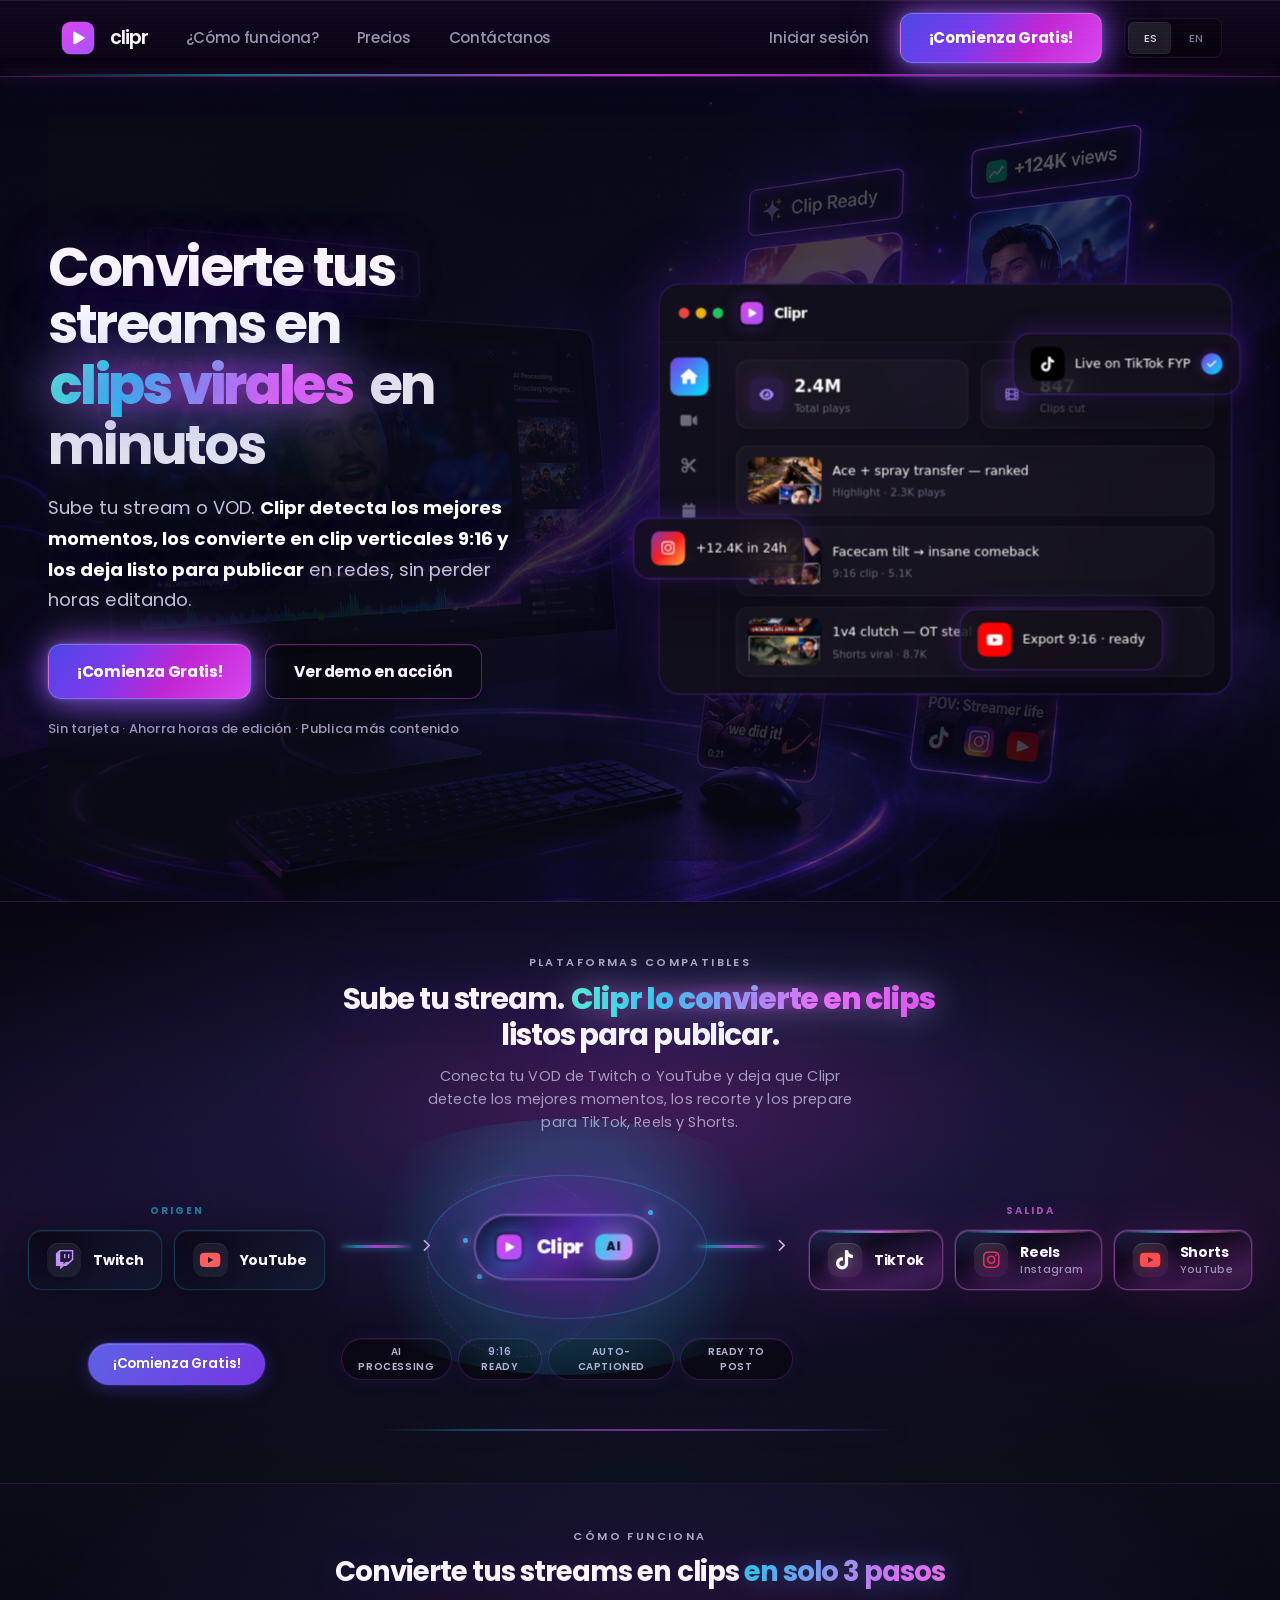
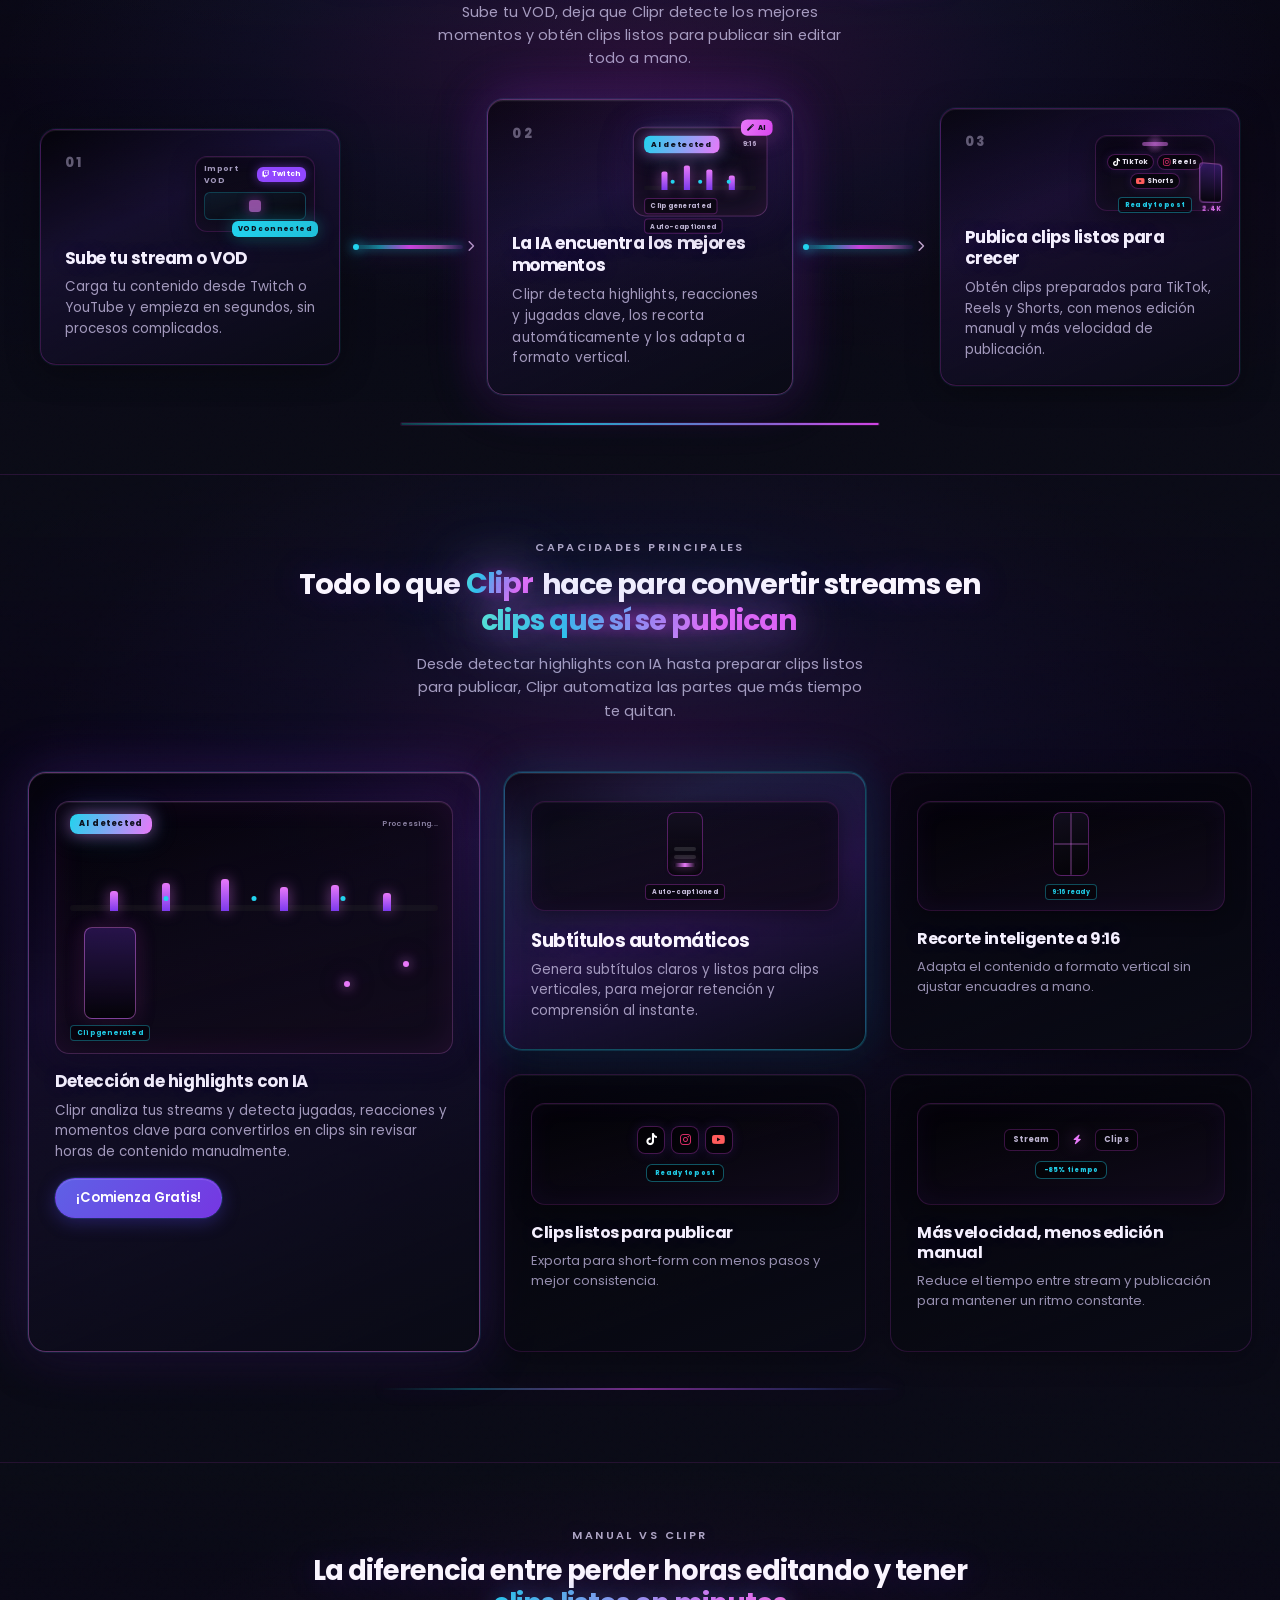
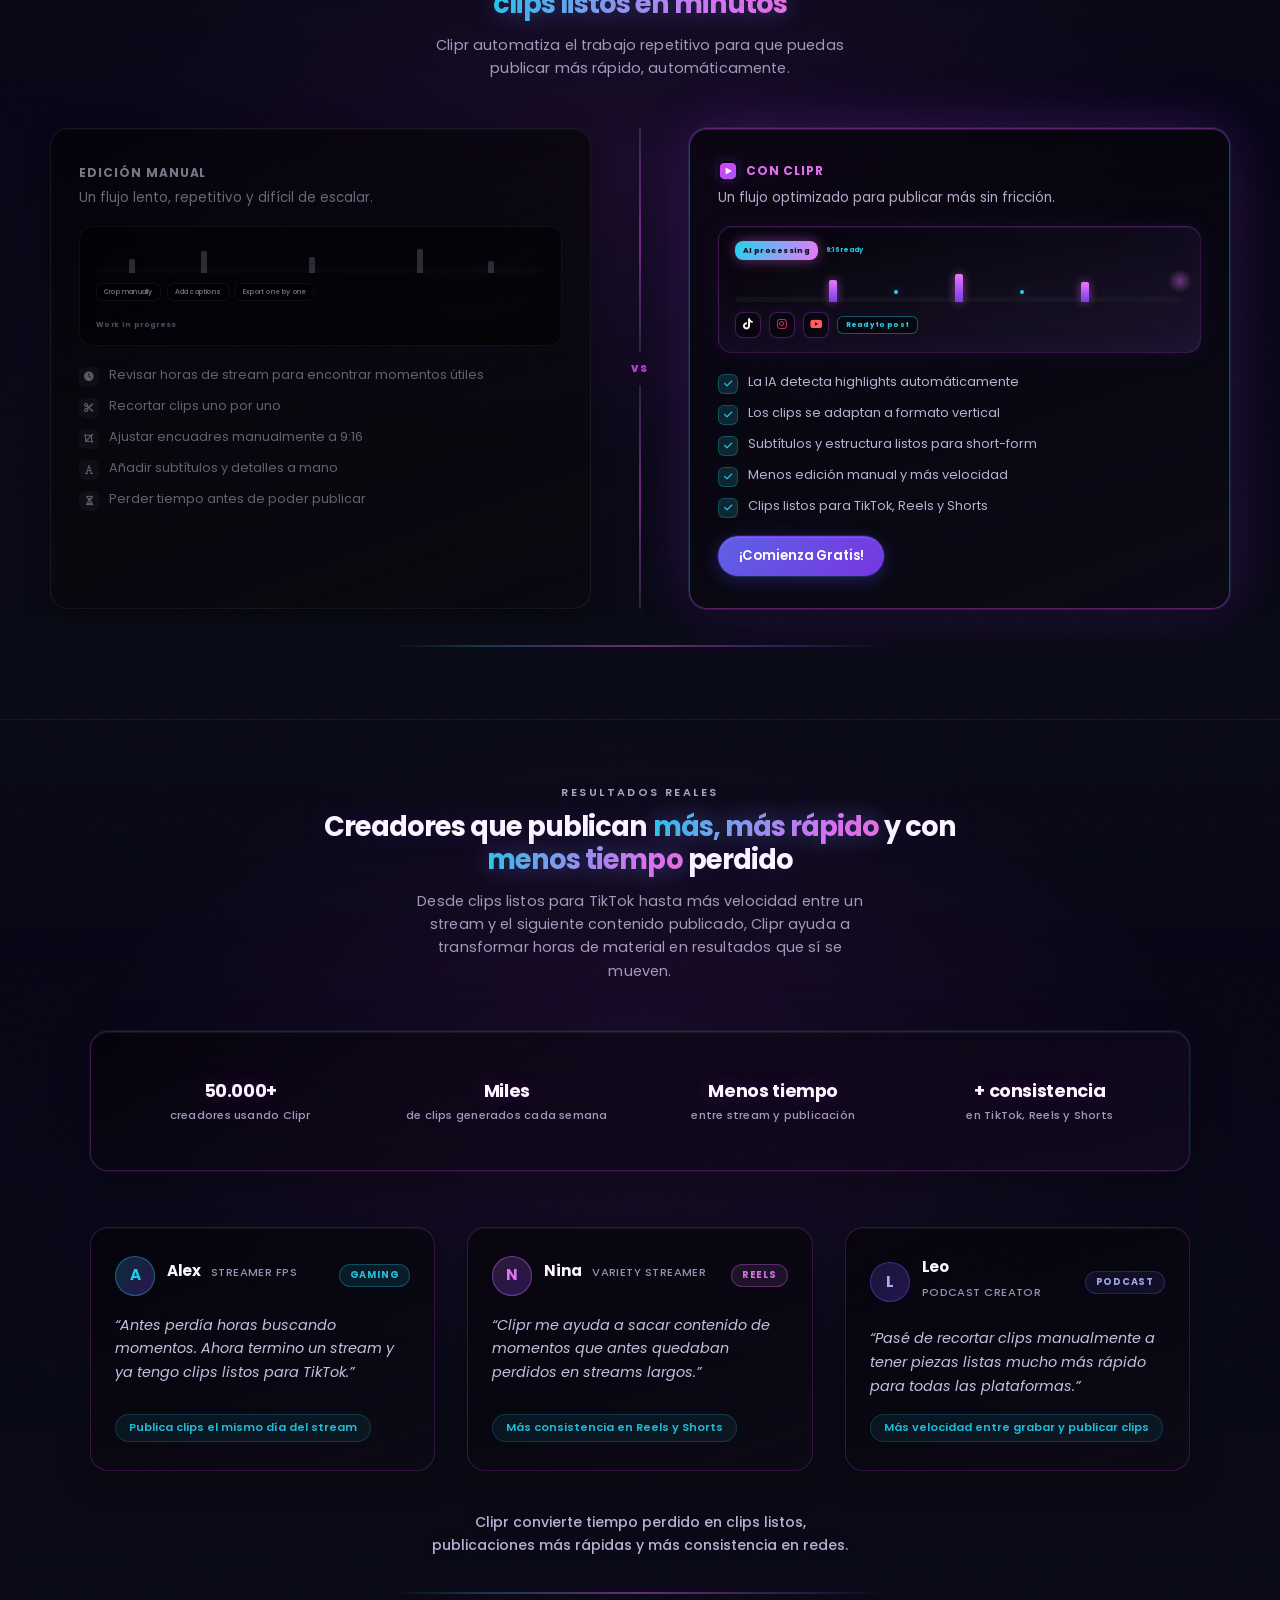
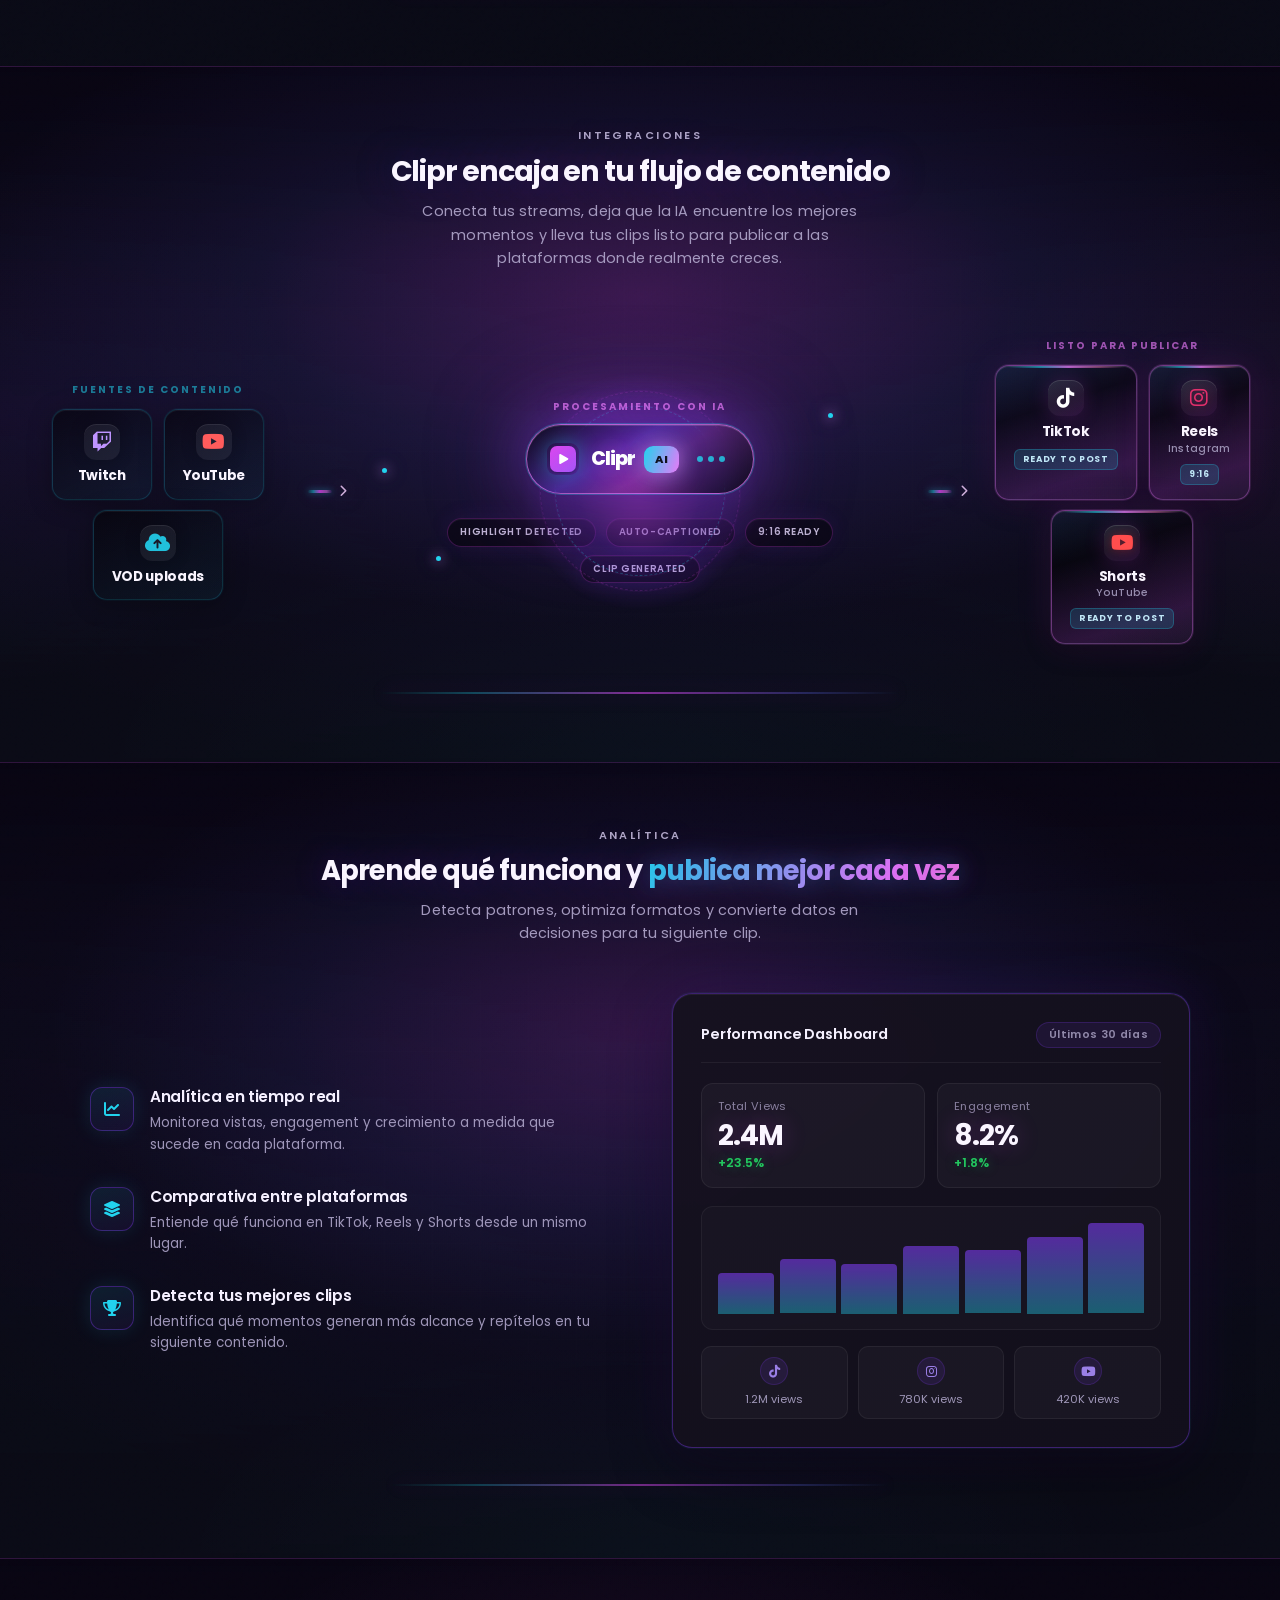
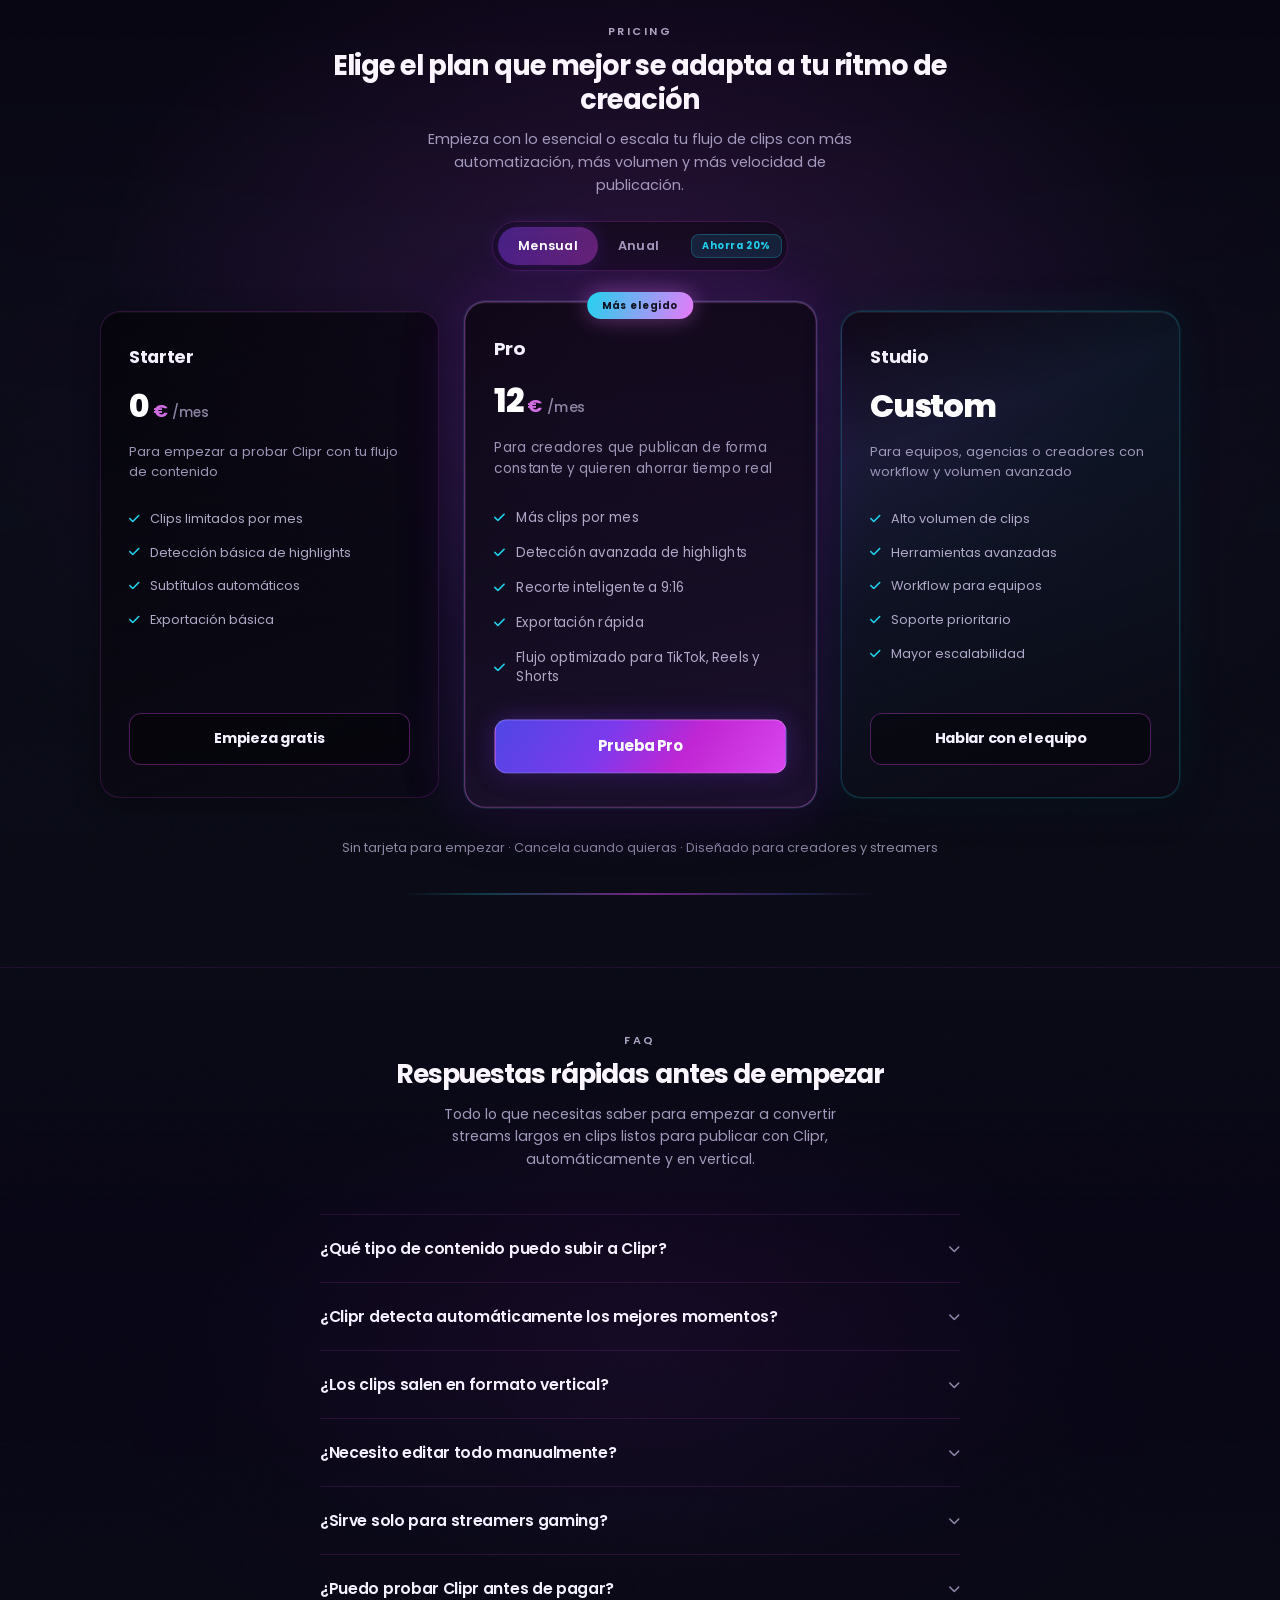
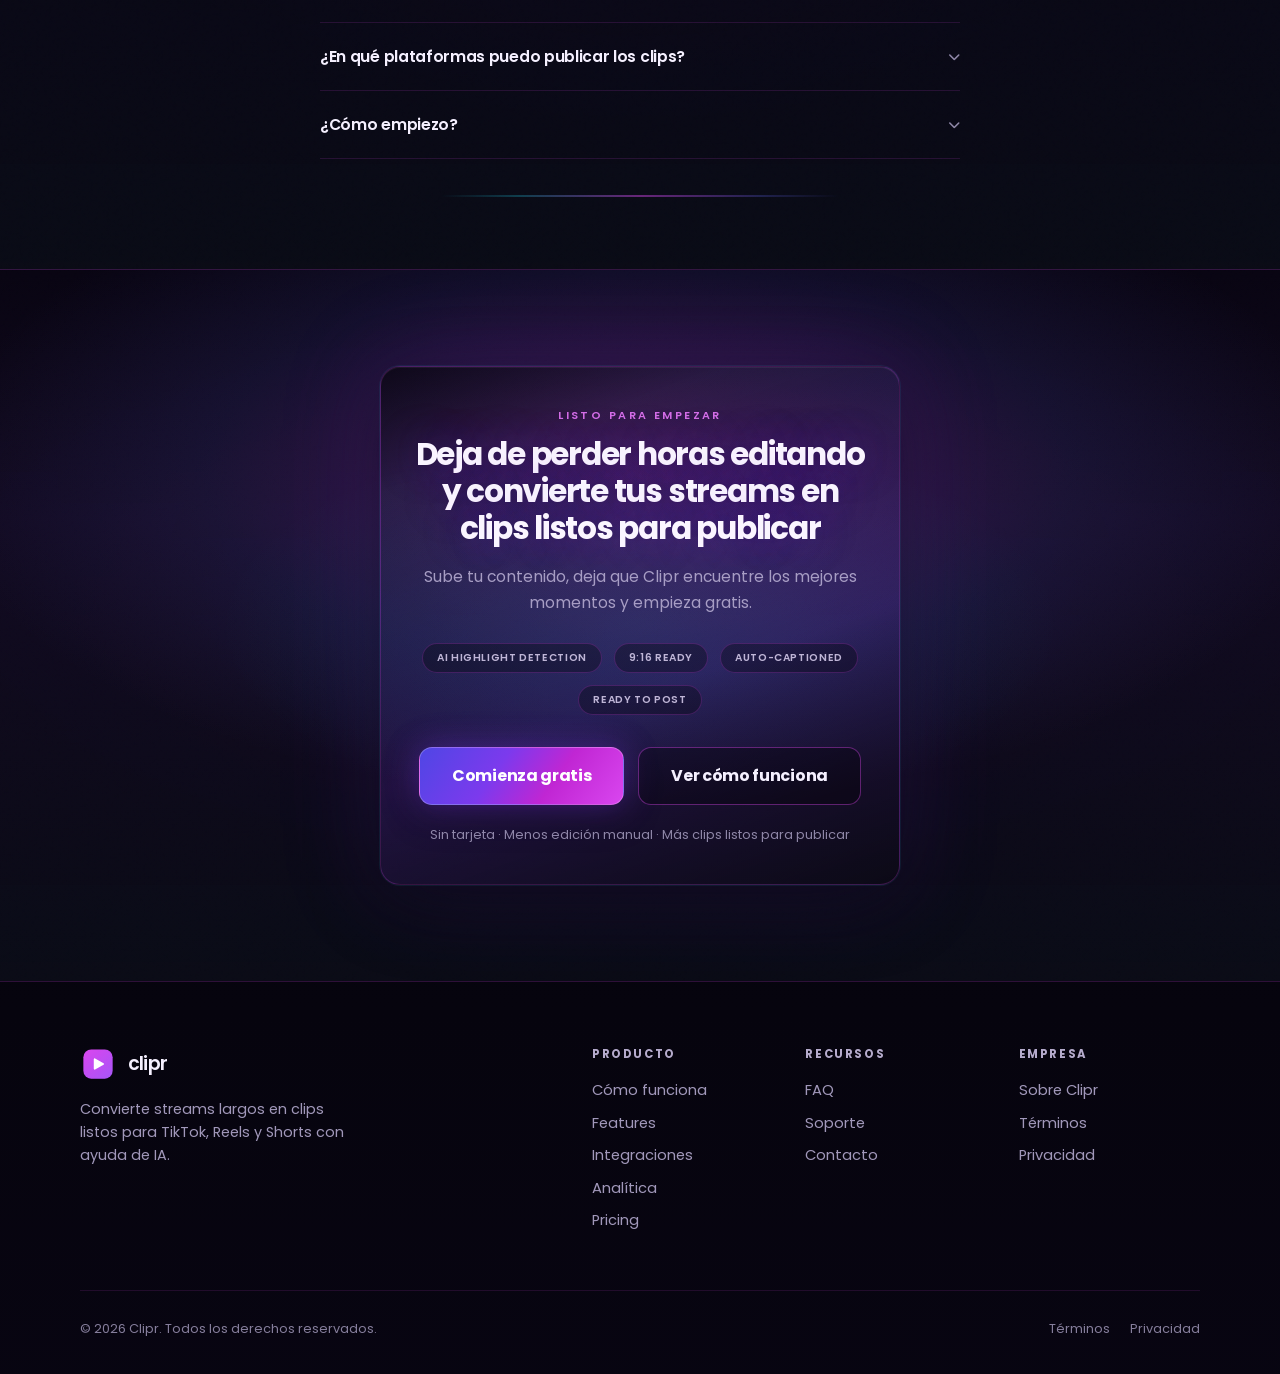
<file: index.html>
<!DOCTYPE html>
<html lang="es">
  <!-- ========================================
       HEAD: Configuración y recursos externos
       ======================================== -->
  <head>
    <!-- Configuración básica -->
    <meta charset="UTF-8" />
    <meta name="viewport" content="width=device-width, initial-scale=1.0" />
    <meta
      name="description"
      content="Clipr — convierte tus streams en clips virales en minutos. Clips verticales 9:16 listos para publicar, sin perder horas editando."
    />
    <title>Clipr</title>
    <link rel="icon" href="favicon.svg" type="image/svg+xml" />
    <link rel="apple-touch-icon" href="favicon.svg" />
    <meta name="theme-color" content="#0A0B16" />
    
    <!-- Optimización de carga: preconnect y dns-prefetch -->
    <link rel="preconnect" href="https://fonts.googleapis.com" />
    <link rel="preconnect" href="https://fonts.gstatic.com" crossorigin />
    <link rel="dns-prefetch" href="https://cdnjs.cloudflare.com" />
    <link rel="dns-prefetch" href="https://www.googletagmanager.com" />
    
    <!-- Fuentes de Google -->
    <link
      href="https://fonts.googleapis.com/css2?family=Poppins:wght@300;400;500;600;700&display=swap"
      rel="stylesheet"
    />
    
    <!-- Hojas de estilo -->
    <link rel="stylesheet" href="css/landing.css" />
    <link
      rel="stylesheet"
      href="https://cdnjs.cloudflare.com/ajax/libs/font-awesome/6.5.1/css/all.min.css"
      crossorigin="anonymous"
      referrerpolicy="no-referrer"
    />
    <link rel="stylesheet" href="sources/portable/clipr-dashboard-mockup.css" />
  
    <!-- Schema.org para SEO -->
    <script type="application/ld+json">
      {
       "@context": "https://schema.org",
       "@type": "SoftwareApplication",
       "name": "Clipr",
       "applicationCategory": "VideoEditingApplication",
       "operatingSystem": "Web",
       "description": "AI tool to turn Twitch streams into viral clips."
      }
    </script>
  </head>
  
  <!-- ========================================
       BODY: Contenido principal de la página
       ======================================== -->
  <body>
    <!-- Google Tag Manager (noscript) -->
    <noscript><iframe src="https://www.googletagmanager.com/ns.html?id=GTM-PH7S6NFZ"
    height="0" width="0" style="display:none;visibility:hidden"></iframe></noscript>
    
    <!-- ========================================
         HEADER: Navegación principal y logo
         ======================================== -->
    <header class="site-header" data-site-header>
      <div class="site-header__inner">
        <a class="site-logo" href="/" aria-label="Clipr — inicio">
          <img
            class="site-logo__img"
            src="favicon.svg"
            width="40"
            height="40"
            alt=""
            decoding="async"
            fetchpriority="high"
          />
          <span class="site-logo__text">clipr</span>
        </a>

        <button
          type="button"
          class="site-header__menu-toggle"
          data-nav-toggle
          aria-expanded="false"
          aria-controls="site-nav"
          aria-label="Abrir menú de navegación"
        >
          <span class="site-header__menu-bar" aria-hidden="true"></span>
          <span class="site-header__menu-bar" aria-hidden="true"></span>
          <span class="site-header__menu-bar" aria-hidden="true"></span>
        </button>

        <div class="site-header__nav-wrap" data-nav-wrap>
          <nav class="site-nav" id="site-nav" aria-label="Principal">
            <ul class="site-nav__list">
              <li class="site-nav__item">
                <a class="site-nav__link" href="#como-funciona">¿Cómo funciona?</a>
              </li>
              <li class="site-nav__item">
                <a class="site-nav__link" href="#precios">Precios</a>
              </li>
              <li class="site-nav__item">
                <a class="site-nav__link" href="#contacto">Contáctanos</a>
              </li>
            </ul>
          </nav>

          <div class="site-header__actions">
            <a class="site-header__login" href="#login">Iniciar sesión</a>
            <a class="site-header__cta" href="#empieza">¡Comienza Gratis!</a>
            <div
              class="lang-switch lang-switch--header"
              data-lang-switch
              role="group"
              aria-labelledby="lang-switch-label"
            >
              <span class="visually-hidden" id="lang-switch-label"
                >Idioma / Language</span>
              <div class="lang-switch__track">
                <span class="lang-switch__thumb" data-lang-thumb aria-hidden="true"></span>
                <button
                  type="button"
                  class="lang-switch__btn"
                  data-lang-value="es"
                  aria-pressed="true"
                  aria-label="Español"
                >
                  ES
                </button>
                <button
                  type="button"
                  class="lang-switch__btn"
                  data-lang-value="en"
                  aria-pressed="false"
                  aria-label="English"
                >
                  EN
                </button>
              </div>
            </div>
          </div>
        </div>
      </div>
    </header>

    <!-- ========================================
         MAIN: Contenido principal de la landing
         ======================================== -->
    <main id="main">
      <!-- SECCIÓN HERO: Primera pantalla con título y CTA principal -->
      <section class="hero" aria-labelledby="hero-title">
        <div class="hero__bg" aria-hidden="true"></div>
        <div class="hero__veil" aria-hidden="true"></div>
        <div class="hero__content">
          <h1 id="hero-title" class="hero__title">
            <span class="hero__title-line">Convierte tus streams en</span>
            <span class="hero__title-line hero__title-line--hero">
              <span class="hero__title-accent">clips virales</span><span class="hero__title-tail"> en minutos</span>
            </span>
          </h1>
          <p class="hero__lede">
            Sube tu stream o VOD.
            <strong class="hero__lede-highlight"
              >Clipr detecta los mejores momentos, los convierte en clip verticales 9:16 y los deja listo para publicar</strong>
            en redes, sin perder horas editando.
          </p>
          <div class="hero__actions">
            <a class="hero__cta hero__cta--primary" href="#empieza"
              >¡Comienza Gratis!</a
            >
            <a class="hero__cta hero__cta--ghost" href="#como-funciona"
              >Ver demo en acción</a
            >
          </div>
          <p class="hero__micro">
            Sin tarjeta · Ahorra horas de edición · Publica más contenido
          </p>
        </div>

        <div class="hero__mockup" data-hero-mockup-root aria-hidden="true">
            <div class="clipr-dashboard-mockup-wrap">
            <div class="clipr-hero-visual" data-hero-parallax>
              <div class="clipr-hero-mockup">
                <div class="clipr-mockup-header">
                  <div class="clipr-mockup-dots">
                    <span></span><span></span><span></span>
                  </div>
                  <div class="clipr-mockup-title">
                    <img
                      class="clipr-mockup-logo"
                      src="favicon.svg"
                      width="26"
                      height="26"
                      alt=""
                      decoding="async"
                    />
                    <span class="clipr-mockup-wordmark">Clipr</span>
                  </div>
                </div>
                <div class="clipr-mockup-content">
                  <div class="clipr-mockup-sidebar">
                    <div class="clipr-sidebar-item active" aria-hidden="true">
                      <i class="fas fa-home"></i>
                    </div>
                    <div class="clipr-sidebar-item" aria-hidden="true">
                      <i class="fas fa-video"></i>
                    </div>
                    <div class="clipr-sidebar-item" aria-hidden="true">
                      <i class="fas fa-scissors"></i>
                    </div>
                    <div class="clipr-sidebar-item" aria-hidden="true">
                      <i class="fas fa-calendar"></i>
                    </div>
                    <div class="clipr-sidebar-item" aria-hidden="true">
                      <i class="fas fa-chart-bar"></i>
                    </div>
                  </div>
                  <div class="clipr-mockup-main">
                    <div class="clipr-mockup-stat-row">
                      <div class="clipr-mini-stat">
                        <div class="clipr-mini-stat-icon">
                          <i class="fas fa-eye" aria-hidden="true"></i>
                        </div>
                        <div class="clipr-mini-stat-info">
                          <span class="clipr-mini-stat-value">2.4M</span>
                          <span class="clipr-mini-stat-label">Total plays</span>
                        </div>
                      </div>
                      <div class="clipr-mini-stat">
                        <div class="clipr-mini-stat-icon">
                          <i class="fas fa-film" aria-hidden="true"></i>
                        </div>
                        <div class="clipr-mini-stat-info">
                          <span class="clipr-mini-stat-value">847</span>
                          <span class="clipr-mini-stat-label">Clips cut</span>
                        </div>
                      </div>
                    </div>
                    <div class="clipr-mockup-clips">
                      <div class="clipr-clip-card">
                        <img
                          src="sources/clip1.png"
                          alt=""
                          class="clipr-clip-thumb"
                          loading="lazy"
                          decoding="async"
                          width="200"
                          height="126"
                        />
                        <div class="clipr-clip-info">
                          <div class="clipr-clip-title">Ace + spray transfer — ranked</div>
                          <div class="clipr-clip-meta">Highlight · 2.3K plays</div>
                        </div>
                      </div>
                      <div class="clipr-clip-card">
                        <img
                          src="sources/clip2.png"
                          alt=""
                          class="clipr-clip-thumb"
                          loading="lazy"
                          decoding="async"
                          width="200"
                          height="126"
                        />
                        <div class="clipr-clip-info">
                          <div class="clipr-clip-title">Facecam tilt → insane comeback</div>
                          <div class="clipr-clip-meta">9:16 clip · 5.1K</div>
                        </div>
                      </div>
                      <div class="clipr-clip-card">
                        <img
                          src="sources/clip3.png"
                          alt=""
                          class="clipr-clip-thumb"
                          loading="lazy"
                          decoding="async"
                          width="200"
                          height="126"
                        />
                        <div class="clipr-clip-info">
                          <div class="clipr-clip-title">1v4 clutch — OT steal</div>
                          <div class="clipr-clip-meta">Shorts viral · 8.7K</div>
                        </div>
                      </div>
                    </div>
                  </div>
                </div>
              </div>

              <div class="clipr-floating-card clipr-floating-card--1">
                <div class="clipr-floating-icon tiktok">
                  <i class="fab fa-tiktok" aria-hidden="true"></i>
                </div>
                <div class="clipr-floating-text">Live on TikTok FYP</div>
                <div class="clipr-floating-check">
                  <i class="fas fa-check" aria-hidden="true"></i>
                </div>
              </div>
              <div class="clipr-floating-card clipr-floating-card--2">
                <div class="clipr-floating-icon instagram">
                  <i class="fab fa-instagram" aria-hidden="true"></i>
                </div>
                <div class="clipr-floating-text">+12.4K in 24h</div>
              </div>
              <div class="clipr-floating-card clipr-floating-card--3">
                <div class="clipr-floating-icon youtube">
                  <i class="fab fa-youtube" aria-hidden="true"></i>
                </div>
                <div class="clipr-floating-text">Export 9:16 · ready</div>
              </div>
            </div>
            </div>
        </div>
      </section>

      <!-- SECCIÓN PLATFORM BRIDGE: Flujo de plataformas (Twitch → Clipr → Redes) -->
      <section
        class="platform-bridge"
        id="plataformas"
        aria-labelledby="platform-bridge-title"
      >
        <div class="platform-bridge__ambient" aria-hidden="true"></div>
        <div class="platform-bridge__grid" aria-hidden="true"></div>
        <div class="platform-bridge__noise" aria-hidden="true"></div>

        <div class="platform-bridge__inner">
          <div class="platform-bridge__copy">
            <p class="platform-bridge__eyebrow">Plataformas compatibles</p>
            <h2 id="platform-bridge-title" class="platform-bridge__title">
              Sube tu stream.
              <span class="platform-bridge__title-highlight"
                >Clipr lo convierte en clips</span>
              listos para publicar.
            </h2>
            <p class="platform-bridge__lede">
              Conecta tu VOD de Twitch o YouTube y deja que Clipr detecte los
              mejores momentos, los recorte y los prepare para TikTok, Reels y
              Shorts.
            </p>
          </div>

          <div class="platform-bridge__stage">
            <div class="platform-bridge__flow">
              <div class="platform-bridge__group platform-bridge__group--sources">
                <span class="platform-bridge__hint">Origen</span>
                <div class="platform-bridge__chips" role="list">
                  <div
                    class="platform-chip platform-chip--twitch platform-chip--origin"
                    role="listitem"
                  >
                    <span class="platform-chip__icon" aria-hidden="true">
                      <i class="fab fa-twitch"></i>
                    </span>
                    <span class="platform-chip__label platform-chip__label--simple"
                      >Twitch</span>
                  </div>
                  <div
                    class="platform-chip platform-chip--youtube platform-chip--origin"
                    role="listitem"
                  >
                    <span class="platform-chip__icon" aria-hidden="true">
                      <i class="fab fa-youtube"></i>
                    </span>
                    <span class="platform-chip__label platform-chip__label--simple"
                      >YouTube</span>
                  </div>
                </div>
              </div>

              <div class="platform-bridge__connector" aria-hidden="true">
                <span class="platform-bridge__connector-line"></span>
                <span class="platform-bridge__connector-cap">
                  <i class="fas fa-chevron-right"></i>
                </span>
              </div>

              <div class="platform-bridge__core-shell">
                <span
                  class="platform-bridge__core-halo"
                  aria-hidden="true"
                ></span>
                <span
                  class="platform-bridge__core-ring"
                  aria-hidden="true"
                ></span>
                <span
                  class="platform-bridge__core-ring platform-bridge__core-ring--outer"
                  aria-hidden="true"
                ></span>
                <span
                  class="platform-bridge__core-spark platform-bridge__core-spark--1"
                  aria-hidden="true"
                ></span>
                <span
                  class="platform-bridge__core-spark platform-bridge__core-spark--2"
                  aria-hidden="true"
                ></span>
                <span
                  class="platform-bridge__core-spark platform-bridge__core-spark--3"
                  aria-hidden="true"
                ></span>

                <div class="platform-bridge__core">
                  <span class="visually-hidden"
                    >Clipr AI en el centro: de stream a clips listos</span>
                  <img
                    class="platform-bridge__core-logo"
                    src="favicon.svg"
                    width="28"
                    height="28"
                    alt=""
                    decoding="async"
                    aria-hidden="true"
                  />
                  <span class="platform-bridge__core-name" aria-hidden="true"
                    >Clipr</span>
                  <span class="platform-bridge__core-ai" aria-hidden="true"
                    >AI</span>
                </div>
              </div>

              <div class="platform-bridge__connector" aria-hidden="true">
                <span class="platform-bridge__connector-line"></span>
                <span class="platform-bridge__connector-cap">
                  <i class="fas fa-chevron-right"></i>
                </span>
              </div>

              <div class="platform-bridge__group platform-bridge__group--outputs">
                <span class="platform-bridge__hint">Salida</span>
                <div class="platform-bridge__chips" role="list">
                  <div
                    class="platform-chip platform-chip--tiktok platform-chip--publish"
                    role="listitem"
                  >
                    <span class="platform-chip__icon" aria-hidden="true">
                      <i class="fab fa-tiktok"></i>
                    </span>
                    <span class="platform-chip__label platform-chip__label--simple"
                      >TikTok</span>
                  </div>
                  <div
                    class="platform-chip platform-chip--instagram platform-chip--publish"
                    role="listitem"
                  >
                    <span class="platform-chip__icon" aria-hidden="true">
                      <i class="fab fa-instagram"></i>
                    </span>
                    <span class="platform-chip__label">
                      <span class="platform-chip__name">Reels</span>
                      <span class="platform-chip__sublabel">Instagram</span>
                    </span>
                  </div>
                  <div
                    class="platform-chip platform-chip--shorts platform-chip--publish"
                    role="listitem"
                  >
                    <span class="platform-chip__icon" aria-hidden="true">
                      <i class="fab fa-youtube"></i>
                    </span>
                    <span class="platform-chip__label">
                      <span class="platform-chip__name">Shorts</span>
                      <span class="platform-chip__sublabel">YouTube</span>
                    </span>
                  </div>
                </div>
              </div>

              <ul
                class="platform-bridge__badges"
                aria-label="Detalles del flujo Clipr"
              >
                <li class="platform-bridge__badge">AI processing</li>
                <li class="platform-bridge__badge">9:16 ready</li>
                <li class="platform-bridge__badge">Auto-captioned</li>
                <li class="platform-bridge__badge">Ready to post</li>
              </ul>
              <div class="platform-bridge__cta">
                <a href="#precios" class="platform-bridge__cta-btn">
                  ¡Comienza Gratis!
                </a>
              </div>
            </div>
          </div>

          <div class="platform-bridge__rail" aria-hidden="true"></div>
        </div>
      </section>

      <!-- SECCIÓN CÓMO FUNCIONA: Pasos del proceso -->
      <section
        class="how-it-works"
        id="como-funciona"
        aria-labelledby="how-it-works-title"
      >
        <div class="how-it-works__ambient" aria-hidden="true"></div>
        <div class="how-it-works__grid" aria-hidden="true"></div>
        <div class="how-it-works__noise" aria-hidden="true"></div>

        <div class="how-it-works__inner">
          <header class="how-it-works__copy">
            <p class="how-it-works__eyebrow">Cómo funciona</p>
            <h2 id="how-it-works-title" class="how-it-works__title">
              Convierte tus streams en clips <span class="text-gradient">en solo 3 pasos</span>
            </h2>
            <p class="how-it-works__lede">
              Sube tu VOD, deja que Clipr detecte los mejores momentos y obtén
              clips listos para publicar sin editar todo a mano.
            </p>
          </header>

          <div
            class="how-it-works__flow"
            aria-label="Tres pasos para crear clips con Clipr"
          >
            <article
              class="how-step-card how-step-card--upload"
              aria-labelledby="how-step-1-title"
            >
              <div class="how-step-card__top">
                <span class="how-step-card__index" aria-hidden="true">01</span>
                <div
                  class="how-step-card__visual how-step-card__visual--upload"
                  aria-hidden="true"
                >
                  <div class="how-step-mockup how-step-mockup--upload">
                    <div class="how-step-mockup__header">
                      <span class="how-step-mockup__label">Import VOD</span>
                      <span class="how-step-mockup__chip how-step-mockup__chip--twitch">
                        <i class="fab fa-twitch" aria-hidden="true"></i> Twitch
                      </span>
                    </div>
                    <div class="how-step-mockup__body">
                      <div class="how-step-mockup__thumb">
                        <span class="how-step-mockup__play"></span>
                      </div>
                      <div class="how-step-mockup__progress-wrap">
                        <span class="how-step-mockup__progress-fill" style="--progress: 100%"></span>
                      </div>
                    </div>
                    <div class="how-step-mockup__overflow-badge how-step-mockup__overflow-badge--connected">
                      VOD connected
                    </div>
                  </div>
                </div>
              </div>
              <h3 class="how-step-card__title" id="how-step-1-title">
                Sube tu stream o VOD
              </h3>
              <p class="how-step-card__text">
                Carga tu contenido desde Twitch o YouTube y empieza en
                segundos, sin procesos complicados.
              </p>
            </article>

            <div class="how-it-works__connector" aria-hidden="true">
              <span class="how-it-works__connector-line"></span>
              <span class="how-it-works__connector-cap">
                <i class="fas fa-chevron-right"></i>
              </span>
            </div>

            <article
              class="how-step-card how-step-card--ai how-step-card--hero"
              aria-labelledby="how-step-2-title"
            >
              <div class="how-step-card__top">
                <span class="how-step-card__index" aria-hidden="true">02</span>
                <div
                  class="how-step-card__visual how-step-card__visual--ai"
                  aria-hidden="true"
                >
                  <div class="how-step-mockup how-step-mockup--ai">
                    <div class="how-step-mockup__ai-header">
                      <span class="how-step-mockup__ai-badge">AI detected</span>
                      <span class="how-step-mockup__916-badge">9:16</span>
                    </div>
                    <div class="how-step-mockup__timeline">
                      <span class="how-step-mockup__rail"></span>
                      <span class="how-step-mockup__peak how-step-mockup__peak--1"></span>
                      <span class="how-step-mockup__peak how-step-mockup__peak--2"></span>
                      <span class="how-step-mockup__peak how-step-mockup__peak--3"></span>
                      <span class="how-step-mockup__peak how-step-mockup__peak--4"></span>
                      <span class="how-step-mockup__marker how-step-mockup__marker--1"></span>
                      <span class="how-step-mockup__marker how-step-mockup__marker--2"></span>
                      <span class="how-step-mockup__marker how-step-mockup__marker--3"></span>
                    </div>
                    <div class="how-step-mockup__ai-badges">
                      <span class="how-step-mockup__gen-badge">Clip generated</span>
                      <span class="how-step-mockup__cap-badge">Auto-captioned</span>
                    </div>
                    <div class="how-step-mockup__overflow-badge how-step-mockup__overflow-badge--ai">
                      <i class="fas fa-magic" aria-hidden="true"></i> AI
                    </div>
                  </div>
                </div>
              </div>
              <h3 class="how-step-card__title" id="how-step-2-title">
                La IA encuentra los mejores momentos
              </h3>
              <p class="how-step-card__text">
                Clipr detecta highlights, reacciones y jugadas clave, los
                recorta automáticamente y los adapta a formato vertical.
              </p>
            </article>

            <div class="how-it-works__connector" aria-hidden="true">
              <span class="how-it-works__connector-line"></span>
              <span class="how-it-works__connector-cap">
                <i class="fas fa-chevron-right"></i>
              </span>
            </div>

            <article
              class="how-step-card how-step-card--publish"
              aria-labelledby="how-step-3-title"
            >
              <div class="how-step-card__top">
                <span class="how-step-card__index" aria-hidden="true">03</span>
                <div
                  class="how-step-card__visual how-step-card__visual--publish"
                  aria-hidden="true"
                >
                  <div class="how-step-mockup how-step-mockup--publish">
                    <div class="how-step-mockup__phone-frame">
                      <span class="how-step-mockup__phone-screen"></span>
                      <span class="how-step-mockup__phone-glow"></span>
                    </div>
                    <div class="how-step-mockup__export-chips">
                      <span class="how-step-mockup__export-chip">
                        <i class="fab fa-tiktok" aria-hidden="true"></i> TikTok
                      </span>
                      <span class="how-step-mockup__export-chip">
                        <i class="fab fa-instagram" aria-hidden="true"></i> Reels
                      </span>
                      <span class="how-step-mockup__export-chip">
                        <i class="fab fa-youtube" aria-hidden="true"></i> Shorts
                      </span>
                    </div>
                    <div class="how-step-mockup__ready-badge">Ready to post</div>
                    <div class="how-step-mockup__overflow-preview">
                      <span class="how-step-mockup__mini-clip"></span>
                      <span class="how-step-mockup__mini-views">2.4K</span>
                    </div>
                  </div>
                </div>
              </div>
              <h3 class="how-step-card__title" id="how-step-3-title">
                Publica clips listos para crecer
              </h3>
              <p class="how-step-card__text">
                Obtén clips preparados para TikTok, Reels y Shorts, con menos
                edición manual y más velocidad de publicación.
              </p>
            </article>
          </div>

          <div class="how-it-works__progress" aria-hidden="true">
            <span class="how-it-works__progress-fill"></span>
          </div>
        </div>
      </section>

      <!-- SECCIÓN FEATURES: Características principales del producto -->
      <!-- Sección que describe las características del producto -->
      <section
        class="features"
        id="capacidades"
        aria-labelledby="features-title"
      >
        <div class="features__ambient" aria-hidden="true"></div>
        <div class="features__grid" aria-hidden="true"></div>
        <div class="features__noise" aria-hidden="true"></div>

        <div class="features__inner">
          <header class="features__copy">
            <p class="features__eyebrow">Capacidades principales</p>
            <h2 id="features-title" class="features__title">
              Todo lo que <span class="hero__title-accent">Clipr</span> hace para convertir streams en <span class="hero__title-accent">clips que sí se publican</span>
            </h2>
            <p class="features__lede">
              Desde detectar highlights con IA hasta preparar clips listos para publicar, Clipr automatiza las partes que más tiempo te quitan.
            </p>
          </header>

          <div class="features__layout" aria-label="Capacidades de Clipr">
            <article
              class="feature-card feature-card--hero"
              aria-labelledby="feature-hero-title"
            >
              <div class="feature-card__visual feature-card__visual--hero">
                <div class="feature-mockup feature-mockup--timeline">
                  <div class="feature-mockup__header">
                    <span class="feature-mockup__ai-badge">AI detected</span>
                    <span class="feature-mockup__processing">Processing...</span>
                  </div>
                  <div class="feature-mockup__timeline-wrap">
                    <span class="feature-mockup__rail"></span>
                    <span class="feature-mockup__peak feature-mockup__peak--1"></span>
                    <span class="feature-mockup__peak feature-mockup__peak--2"></span>
                    <span class="feature-mockup__peak feature-mockup__peak--3"></span>
                    <span class="feature-mockup__peak feature-mockup__peak--4"></span>
                    <span class="feature-mockup__peak feature-mockup__peak--5"></span>
                    <span class="feature-mockup__peak feature-mockup__peak--6"></span>
                    <span class="feature-mockup__marker feature-mockup__marker--1"></span>
                    <span class="feature-mockup__marker feature-mockup__marker--2"></span>
                    <span class="feature-mockup__marker feature-mockup__marker--3"></span>
                  </div>
                  <div class="feature-mockup__preview-row">
                    <div class="feature-mockup__mini-preview">
                      <span class="feature-mockup__preview-thumb"></span>
                      <span class="feature-mockup__preview-badge">Clip generated</span>
                    </div>
                    <div class="feature-mockup__glow-dot feature-mockup__glow-dot--1"></div>
                    <div class="feature-mockup__glow-dot feature-mockup__glow-dot--2"></div>
                  </div>
                </div>
              </div>
              <div class="feature-card__content">
                <h3 class="feature-card__title" id="feature-hero-title">
                  Detección de highlights con IA
                </h3>
                <p class="feature-card__text">
                  Clipr analiza tus streams y detecta jugadas, reacciones y momentos clave para convertirlos en clips sin revisar horas de contenido manualmente.
                </p>
                <a href="#precios" class="feature-card__cta">
                  ¡Comienza Gratis!
                </a>
              </div>
            </article>

            <article class="feature-card feature-card--secondary feature-card--spotlight" aria-labelledby="feature-2-title">
              <div class="feature-card__visual">
                <div class="feature-mockup feature-mockup--captions">
                  <div class="feature-mockup__vertical-frame">
                    <span class="feature-mockup__caption-line"></span>
                    <span class="feature-mockup__caption-line"></span>
                    <span class="feature-mockup__caption-line feature-mockup__caption-line--active"></span>
                  </div>
                  <span class="feature-mockup__cap-badge">Auto-captioned</span>
                </div>
              </div>
              <div class="feature-card__content">
                <h3 class="feature-card__title" id="feature-2-title">
                  Subtítulos automáticos
                </h3>
                <p class="feature-card__text">
                  Genera subtítulos claros y listos para clips verticales, para mejorar retención y comprensión al instante.
                </p>
              </div>
            </article>

            <article class="feature-card feature-card--secondary feature-card--support" aria-labelledby="feature-3-title">
              <div class="feature-card__visual">
                <div class="feature-mockup feature-mockup--crop">
                  <div class="feature-mockup__crop-frame">
                    <span class="feature-mockup__crop-guide feature-mockup__crop-guide--h"></span>
                    <span class="feature-mockup__crop-guide feature-mockup__crop-guide--v"></span>
                  </div>
                  <span class="feature-mockup__916-badge">9:16 ready</span>
                </div>
              </div>
              <div class="feature-card__content">
                <h3 class="feature-card__title" id="feature-3-title">
                  Recorte inteligente a 9:16
                </h3>
                <p class="feature-card__text">
                  Adapta el contenido a formato vertical sin ajustar encuadres a mano.
                </p>
              </div>
            </article>

            <article class="feature-card feature-card--secondary feature-card--support" aria-labelledby="feature-4-title">
              <div class="feature-card__visual">
                <div class="feature-mockup feature-mockup--export">
                  <div class="feature-mockup__export-chips">
                    <span class="feature-mockup__export-chip"><i class="fab fa-tiktok"></i></span>
                    <span class="feature-mockup__export-chip"><i class="fab fa-instagram"></i></span>
                    <span class="feature-mockup__export-chip"><i class="fab fa-youtube"></i></span>
                  </div>
                  <span class="feature-mockup__ready-badge">Ready to post</span>
                </div>
              </div>
              <div class="feature-card__content">
                <h3 class="feature-card__title" id="feature-4-title">
                  Clips listos para publicar
                </h3>
                <p class="feature-card__text">
                  Exporta para short-form con menos pasos y mejor consistencia.
                </p>
              </div>
            </article>

            <article class="feature-card feature-card--secondary feature-card--support" aria-labelledby="feature-5-title">
              <div class="feature-card__visual">
                <div class="feature-mockup feature-mockup--speed">
                  <div class="feature-mockup__speed-flow">
                    <span class="feature-mockup__speed-step">Stream</span>
                    <span class="feature-mockup__speed-arrow"><i class="fas fa-bolt"></i></span>
                    <span class="feature-mockup__speed-step">Clips</span>
                  </div>
                  <span class="feature-mockup__time-badge">-85% tiempo</span>
                </div>
              </div>
              <div class="feature-card__content">
                <h3 class="feature-card__title" id="feature-5-title">
                  Más velocidad, menos edición manual
                </h3>
                <p class="feature-card__text">
                  Reduce el tiempo entre stream y publicación para mantener un ritmo constante.
                </p>
              </div>
            </article>
          </div>

          <div class="features__rail" aria-hidden="true"></div>
        </div>
      </section>

      <!-- SECCIÓN COMPARE: Comparación manual vs Clipr -->
      <!-- Sección que compara el proceso manual con el proceso de Clipr -->
      <section
        class="compare"
        id="manual-vs-clipr"
        aria-labelledby="compare-title"
      >
        <div class="compare__ambient" aria-hidden="true"></div>
        <div class="compare__grid" aria-hidden="true"></div>
        <div class="compare__noise" aria-hidden="true"></div>

        <div class="compare__inner">
          <header class="compare__copy">
            <p class="compare__eyebrow">Manual vs Clipr</p>
            <h2 id="compare-title" class="compare__title">
              La diferencia entre perder horas editando y tener <span class="text-gradient">clips listos en minutos</span>
            </h2>
            <p class="compare__lede">
              Clipr automatiza el trabajo repetitivo para que puedas publicar más rápido, automáticamente.
            </p>
          </header>

          <div class="compare__split" aria-label="Comparación edición manual vs Clipr">
            <div class="compare-panel compare-panel--manual" aria-labelledby="compare-manual-label">
              <div class="compare-panel__header">
                <span class="compare-panel__label" id="compare-manual-label">Edición manual</span>
                <p class="compare-panel__intro">
                  Un flujo lento, repetitivo y difícil de escalar.
                </p>
              </div>
              <div class="compare-panel__visual compare-panel__visual--manual" aria-hidden="true">
                <div class="compare-mockup compare-mockup--manual">
                  <div class="compare-mockup__chaos-timeline">
                    <span class="compare-mockup__chaos-rail"></span>
                    <span class="compare-mockup__chaos-seg compare-mockup__chaos-seg--1"></span>
                    <span class="compare-mockup__chaos-seg compare-mockup__chaos-seg--2"></span>
                    <span class="compare-mockup__chaos-seg compare-mockup__chaos-seg--3"></span>
                    <span class="compare-mockup__chaos-seg compare-mockup__chaos-seg--4"></span>
                    <span class="compare-mockup__chaos-seg compare-mockup__chaos-seg--5"></span>
                  </div>
                  <div class="compare-mockup__manual-badges">
                    <span class="compare-mockup__manual-badge">Crop manually</span>
                    <span class="compare-mockup__manual-badge">Add captions</span>
                    <span class="compare-mockup__manual-badge">Export one by one</span>
                  </div>
                  <div class="compare-mockup__wip">Work in progress</div>
                </div>
              </div>
              <ul class="compare-panel__points" role="list">
                <li class="compare-point compare-point--manual" role="listitem">
                  <span class="compare-point__icon" aria-hidden="true"><i class="fas fa-clock"></i></span>
                  <span>Revisar horas de stream para encontrar momentos útiles</span>
                </li>
                <li class="compare-point compare-point--manual" role="listitem">
                  <span class="compare-point__icon" aria-hidden="true"><i class="fas fa-cut"></i></span>
                  <span>Recortar clips uno por uno</span>
                </li>
                <li class="compare-point compare-point--manual" role="listitem">
                  <span class="compare-point__icon" aria-hidden="true"><i class="fas fa-crop"></i></span>
                  <span>Ajustar encuadres manualmente a 9:16</span>
                </li>
                <li class="compare-point compare-point--manual" role="listitem">
                  <span class="compare-point__icon" aria-hidden="true"><i class="fas fa-font"></i></span>
                  <span>Añadir subtítulos y detalles a mano</span>
                </li>
                <li class="compare-point compare-point--manual" role="listitem">
                  <span class="compare-point__icon" aria-hidden="true"><i class="fas fa-hourglass-half"></i></span>
                  <span>Perder tiempo antes de poder publicar</span>
                </li>
              </ul>
            </div>

            <div class="compare__vs" aria-hidden="true">
              <span class="compare__vs-line"></span>
              <span class="compare__vs-label">vs</span>
              <span class="compare__vs-line"></span>
            </div>

            <div class="compare-panel compare-panel--clipr" aria-labelledby="compare-clipr-label">
              <div class="compare-panel__header">
                <span class="compare-panel__label compare-panel__label--clipr" id="compare-clipr-label">
                  <img src="favicon.svg" width="20" height="20" alt="" decoding="async" aria-hidden="true" />
                  con Clipr
                </span>
                <p class="compare-panel__intro compare-panel__intro--clipr">
                  Un flujo optimizado para publicar más sin fricción.
                </p>
              </div>
              <div class="compare-panel__visual compare-panel__visual--clipr" aria-hidden="true">
                <div class="compare-mockup compare-mockup--clipr">
                  <div class="compare-mockup__clipr-header">
                    <span class="compare-mockup__ai-chip">AI processing</span>
                    <span class="compare-mockup__916-chip">9:16 ready</span>
                  </div>
                  <div class="compare-mockup__clipr-timeline">
                    <span class="compare-mockup__clipr-rail"></span>
                    <span class="compare-mockup__clipr-peak compare-mockup__clipr-peak--1"></span>
                    <span class="compare-mockup__clipr-peak compare-mockup__clipr-peak--2"></span>
                    <span class="compare-mockup__clipr-peak compare-mockup__clipr-peak--3"></span>
                    <span class="compare-mockup__clipr-marker compare-mockup__clipr-marker--1"></span>
                    <span class="compare-mockup__clipr-marker compare-mockup__clipr-marker--2"></span>
                  </div>
                  <div class="compare-mockup__clipr-export">
                    <span class="compare-mockup__export-item"><i class="fab fa-tiktok"></i></span>
                    <span class="compare-mockup__export-item"><i class="fab fa-instagram"></i></span>
                    <span class="compare-mockup__export-item"><i class="fab fa-youtube"></i></span>
                    <span class="compare-mockup__ready-chip">Ready to post</span>
                  </div>
                  <div class="compare-mockup__clipr-glow" aria-hidden="true"></div>
                </div>
              </div>
              <ul class="compare-panel__points" role="list">
                <li class="compare-point compare-point--clipr" role="listitem">
                  <span class="compare-point__icon compare-point__icon--check" aria-hidden="true"><i class="fas fa-check"></i></span>
                  <span>La IA detecta highlights automáticamente</span>
                </li>
                <li class="compare-point compare-point--clipr" role="listitem">
                  <span class="compare-point__icon compare-point__icon--check" aria-hidden="true"><i class="fas fa-check"></i></span>
                  <span>Los clips se adaptan a formato vertical</span>
                </li>
                <li class="compare-point compare-point--clipr" role="listitem">
                  <span class="compare-point__icon compare-point__icon--check" aria-hidden="true"><i class="fas fa-check"></i></span>
                  <span>Subtítulos y estructura listos para short-form</span>
                </li>
                <li class="compare-point compare-point--clipr" role="listitem">
                  <span class="compare-point__icon compare-point__icon--check" aria-hidden="true"><i class="fas fa-check"></i></span>
                  <span>Menos edición manual y más velocidad</span>
                </li>
                <li class="compare-point compare-point--clipr" role="listitem">
                  <span class="compare-point__icon compare-point__icon--check" aria-hidden="true"><i class="fas fa-check"></i></span>
                  <span>Clips listos para TikTok, Reels y Shorts</span>
                </li>
              </ul>
              <div class="compare-panel__cta">
                <a href="#precios" class="compare-panel__cta-btn">
                  ¡Comienza Gratis!
                </a>
              </div>
            </div>
          </div>

          <div class="compare__rail" aria-hidden="true"></div>
        </div>
      </section>

      <!-- SECCIÓN RESULTADOS: Testimonios y métricas de usuarios -->
      <!-- Sección que muestra los resultados y testimonios de los usuarios -->
      <section
        class="results"
        id="resultados"
        aria-labelledby="results-title"
      >
        <div class="results__ambient" aria-hidden="true"></div>
        <div class="results__grid" aria-hidden="true"></div>
        <div class="results__noise" aria-hidden="true"></div>

        <div class="results__inner">
          <header class="results__copy">
            <p class="results__eyebrow">Resultados reales</p>
            <h2 id="results-title" class="results__title">
              Creadores que publican <span class="text-gradient">más, más rápido</span> y con <span class="text-gradient">menos tiempo</span> perdido
            </h2>
            <p class="results__lede">
              Desde clips listos para TikTok hasta más velocidad entre un stream
              y el siguiente contenido publicado, Clipr ayuda a transformar horas
              de material en resultados que sí se mueven.
            </p>
          </header>

          <div class="results__stats" aria-label="Métricas de Clipr">
            <div class="results-stat">
              <span class="results-stat__value">50.000+</span>
              <span class="results-stat__label">creadores usando Clipr</span>
            </div>
            <div class="results-stat">
              <span class="results-stat__value">Miles</span>
              <span class="results-stat__label">de clips generados cada semana</span>
            </div>
            <div class="results-stat">
              <span class="results-stat__value">Menos tiempo</span>
              <span class="results-stat__label">entre stream y publicación</span>
            </div>
            <div class="results-stat">
              <span class="results-stat__value">+ consistencia</span>
              <span class="results-stat__label">en TikTok, Reels y Shorts</span>
            </div>
          </div>

          <div class="results__cases" aria-label="Reseñas de creadores">
            <article class="results-case results-case--gaming" aria-labelledby="case-alex">
              <div class="results-case__header">
                <div class="results-case__avatar results-case__avatar--gaming" aria-hidden="true">A</div>
                <div class="results-case__meta">
                  <span class="results-case__name">Alex</span>
                  <span class="results-case__type">Streamer FPS</span>
                </div>
                <span class="results-case__badge results-case__badge--gaming">Gaming</span>
              </div>
              <blockquote class="results-case__quote" id="case-alex">
                &ldquo;Antes perdía horas buscando momentos. Ahora termino un stream y ya tengo clips listos para TikTok.&rdquo;
              </blockquote>
              <p class="results-case__metric">Publica clips el mismo día del stream</p>
            </article>

            <article class="results-case results-case--variety" aria-labelledby="case-nina">
              <div class="results-case__header">
                <div class="results-case__avatar results-case__avatar--variety" aria-hidden="true">N</div>
                <div class="results-case__meta">
                  <span class="results-case__name">Nina</span>
                  <span class="results-case__type">Variety streamer</span>
                </div>
                <span class="results-case__badge results-case__badge--variety">Reels</span>
              </div>
              <blockquote class="results-case__quote" id="case-nina">
                &ldquo;Clipr me ayuda a sacar contenido de momentos que antes quedaban perdidos en streams largos.&rdquo;
              </blockquote>
              <p class="results-case__metric">Más consistencia en Reels y Shorts</p>
            </article>

            <article class="results-case results-case--podcast" aria-labelledby="case-leo">
              <div class="results-case__header">
                <div class="results-case__avatar results-case__avatar--podcast" aria-hidden="true">L</div>
                <div class="results-case__meta">
                  <span class="results-case__name">Leo</span>
                  <span class="results-case__type">Podcast creator</span>
                </div>
                <span class="results-case__badge results-case__badge--podcast">Podcast</span>
              </div>
              <blockquote class="results-case__quote" id="case-leo">
                &ldquo;Pasé de recortar clips manualmente a tener piezas listas mucho más rápido para todas las plataformas.&rdquo;
              </blockquote>
              <p class="results-case__metric">Más velocidad entre grabar y publicar clips</p>
            </article>
          </div>

          <div class="results__cta-wrap">
            <p class="results__cta-text">
              Clipr convierte tiempo perdido en clips listos, publicaciones más
              rápidas y más consistencia en redes.
            </p>
          </div>

          <div class="results__rail" aria-hidden="true"></div>
        </div>
      </section>

      <!-- SECCIÓN INTEGRACIONES: Plataformas compatibles -->
      <!-- Sección que muestra las plataformas compatibles con Clipr -->
      <section
        class="integrations"
        id="integraciones"
        aria-labelledby="integrations-title"
      >
        <div class="integrations__ambient" aria-hidden="true"></div>
        <div class="integrations__grid" aria-hidden="true"></div>
        <div class="integrations__noise" aria-hidden="true"></div>

        <div class="integrations__inner">
          <header class="integrations__copy">
            <p class="integrations__eyebrow">Integraciones</p>
            <h2 id="integrations-title" class="integrations__title">
              Clipr encaja en tu flujo de contenido
            </h2>
            <p class="integrations__lede">
              Conecta tus streams, deja que la IA encuentre los mejores momentos
              y lleva tus clips listo para publicar a las plataformas donde realmente creces.
            </p>
          </header>

          <div class="integrations__stage" aria-label="Flujo de integración Clipr">
            <div class="integrations__flow">
              <div class="integrations__group integrations__group--sources">
                <span class="integrations__hint">Fuentes de contenido</span>
                <div class="integrations__chips" role="list">
                  <div
                    class="integration-chip integration-chip--source"
                    role="listitem"
                  >
                    <span class="integration-chip__icon" aria-hidden="true">
                      <i class="fab fa-twitch"></i>
                    </span>
                    <span class="integration-chip__label">Twitch</span>
                  </div>
                  <div
                    class="integration-chip integration-chip--source"
                    role="listitem"
                  >
                    <span class="integration-chip__icon" aria-hidden="true">
                      <i class="fab fa-youtube"></i>
                    </span>
                    <span class="integration-chip__label">YouTube</span>
                  </div>
                  <div
                    class="integration-chip integration-chip--source"
                    role="listitem"
                  >
                    <span class="integration-chip__icon" aria-hidden="true">
                      <i class="fas fa-cloud-upload-alt"></i>
                    </span>
                    <span class="integration-chip__label">VOD uploads</span>
                  </div>
                </div>
              </div>

              <div class="integrations__connector" aria-hidden="true">
                <span class="integrations__connector-line"></span>
                <span class="integrations__connector-cap">
                  <i class="fas fa-chevron-right"></i>
                </span>
              </div>

              <div class="integrations__core-wrap">
                <span class="integrations__core-hint">Procesamiento con IA</span>
                <span class="integrations__core-halo" aria-hidden="true"></span>
                <span class="integrations__core-ring" aria-hidden="true"></span>
                <span
                  class="integrations__core-ring integrations__core-ring--outer"
                  aria-hidden="true"
                ></span>
                <span
                  class="integrations__core-spark integrations__core-spark--1"
                  aria-hidden="true"
                ></span>
                <span
                  class="integrations__core-spark integrations__core-spark--2"
                  aria-hidden="true"
                ></span>
                <span
                  class="integrations__core-spark integrations__core-spark--3"
                  aria-hidden="true"
                ></span>

                <div class="integrations__core">
                  <span class="visually-hidden"
                    >Clipr AI — núcleo de procesamiento</span>
                  <img
                    class="integrations__core-logo"
                    src="favicon.svg"
                    width="32"
                    height="32"
                    alt=""
                    decoding="async"
                    aria-hidden="true"
                  />
                  <div class="integrations__core-text">
                    <span class="integrations__core-name" aria-hidden="true"
                      >Clipr</span>
                    <span class="integrations__core-ai" aria-hidden="true"
                      >AI</span>
                  </div>
                  <div class="integrations__core-processing" aria-hidden="true">
                    <span class="integrations__core-dot"></span>
                    <span class="integrations__core-dot"></span>
                    <span class="integrations__core-dot"></span>
                  </div>
                </div>

                <div class="integrations__processing-badges" role="list">
                  <span class="integrations__processing-badge" role="listitem"
                    >Highlight detected</span>
                  <span class="integrations__processing-badge" role="listitem"
                    >Auto-captioned</span>
                  <span class="integrations__processing-badge" role="listitem"
                    >9:16 ready</span>
                  <span class="integrations__processing-badge" role="listitem"
                    >Clip generated</span>
                </div>
              </div>

              <div class="integrations__connector" aria-hidden="true">
                <span class="integrations__connector-line"></span>
                <span class="integrations__connector-cap">
                  <i class="fas fa-chevron-right"></i>
                </span>
              </div>

              <div class="integrations__group integrations__group--destinations">
                <span class="integrations__hint">Listo para publicar</span>
                <div class="integrations__chips" role="list">
                  <div
                    class="integration-chip integration-chip--destination"
                    role="listitem"
                  >
                    <span class="integration-chip__icon" aria-hidden="true">
                      <i class="fab fa-tiktok"></i>
                    </span>
                    <span class="integration-chip__label">TikTok</span>
                    <span class="integration-chip__badge">Ready to post</span>
                  </div>
                  <div
                    class="integration-chip integration-chip--destination"
                    role="listitem"
                  >
                    <span class="integration-chip__icon" aria-hidden="true">
                      <i class="fab fa-instagram"></i>
                    </span>
                    <span class="integration-chip__label"
                      ><span class="integration-chip__name">Reels</span
                      ><span class="integration-chip__sublabel">Instagram</span
                    ></span>
                    <span class="integration-chip__badge">9:16</span>
                  </div>
                  <div
                    class="integration-chip integration-chip--destination"
                    role="listitem"
                  >
                    <span class="integration-chip__icon" aria-hidden="true">
                      <i class="fab fa-youtube"></i>
                    </span>
                    <span class="integration-chip__label"
                      ><span class="integration-chip__name">Shorts</span
                      ><span class="integration-chip__sublabel">YouTube</span
                    ></span>
                    <span class="integration-chip__badge">Ready to post</span>
                  </div>
                </div>
              </div>
            </div>
          </div>

          <div class="integrations__rail" aria-hidden="true"></div>
        </div>
      </section>

      <!-- SECCIÓN ANALÍTICA: Dashboard de métricas y performance -->
      <!-- Sección que muestra el dashboard de métricas y performance de Clipr -->
      <section
        class="analytics"
        id="analitica"
        aria-labelledby="analytics-title"
      >
        <div class="analytics__ambient" aria-hidden="true"></div>
        <div class="analytics__grid" aria-hidden="true"></div>
        <div class="analytics__noise" aria-hidden="true"></div>

        <div class="analytics__inner">
          <header class="analytics__copy">
            <p class="analytics__eyebrow">Analítica</p>
            <h2 id="analytics-title" class="analytics__title">
              Aprende qué funciona y <span class="text-gradient">publica mejor cada vez</span>
            </h2>
            <p class="analytics__lede">
              Detecta patrones, optimiza formatos y convierte datos en decisiones para tu siguiente clip.
            </p>
          </header>

          <div class="analytics__body">
            <div class="clipr-analytics-features-list">
              <div class="clipr-analytics-feature-item">
                <div class="clipr-analytics-feature-icon" aria-hidden="true">
                  <i class="fas fa-chart-line"></i>
                </div>
                <div>
                  <h3>Analítica en tiempo real</h3>
                  <p>Monitorea vistas, engagement y crecimiento a medida que sucede en cada plataforma.</p>
                </div>
              </div>
              <div class="clipr-analytics-feature-item">
                <div class="clipr-analytics-feature-icon" aria-hidden="true">
                  <i class="fas fa-layer-group"></i>
                </div>
                <div>
                  <h3>Comparativa entre plataformas</h3>
                  <p>Entiende qué funciona en TikTok, Reels y Shorts desde un mismo lugar.</p>
                </div>
              </div>
              <div class="clipr-analytics-feature-item">
                <div class="clipr-analytics-feature-icon" aria-hidden="true">
                  <i class="fas fa-trophy"></i>
                </div>
                <div>
                  <h3>Detecta tus mejores clips</h3>
                  <p>Identifica qué momentos generan más alcance y repítelos en tu siguiente contenido.</p>
                </div>
              </div>
            </div>

            <div class="analytics__visual">
              <div class="clipr-analytics-dashboard" aria-hidden="true">
                <div class="clipr-analytics-header">
                  <div class="clipr-analytics-title">Performance Dashboard</div>
                  <div class="clipr-analytics-period">Últimos 30 días</div>
                </div>
                <div class="clipr-analytics-metrics">
                  <div class="clipr-analytics-metric">
                    <div class="clipr-analytics-metric-label">Total Views</div>
                    <div class="clipr-analytics-metric-value">2.4M</div>
                    <div class="clipr-analytics-metric-change clipr-analytics-positive">+23.5%</div>
                  </div>
                  <div class="clipr-analytics-metric">
                    <div class="clipr-analytics-metric-label">Engagement</div>
                    <div class="clipr-analytics-metric-value">8.2%</div>
                    <div class="clipr-analytics-metric-change clipr-analytics-positive">+1.8%</div>
                  </div>
                </div>
                <div class="clipr-analytics-chart">
                  <div class="clipr-chart-bars">
                    <div class="clipr-chart-bar" style="height: 45%;"></div>
                    <div class="clipr-chart-bar" style="height: 60%;"></div>
                    <div class="clipr-chart-bar" style="height: 55%;"></div>
                    <div class="clipr-chart-bar" style="height: 75%;"></div>
                    <div class="clipr-chart-bar" style="height: 70%;"></div>
                    <div class="clipr-chart-bar" style="height: 85%;"></div>
                    <div class="clipr-chart-bar" style="height: 100%;"></div>
                  </div>
                </div>
                <div class="clipr-analytics-platforms">
                  <div class="clipr-platform-stat">
                    <span class="clipr-platform-icon"><i class="fab fa-tiktok"></i></span>
                    <span>1.2M views</span>
                  </div>
                  <div class="clipr-platform-stat">
                    <span class="clipr-platform-icon"><i class="fab fa-instagram"></i></span>
                    <span>780K views</span>
                  </div>
                  <div class="clipr-platform-stat">
                    <span class="clipr-platform-icon"><i class="fab fa-youtube"></i></span>
                    <span>420K views</span>
                  </div>
                </div>
              </div>
            </div>
          </div>

          <div class="analytics__rail" aria-hidden="true"></div>
        </div>
      </section>

      <!-- SECCIÓN PRICING: Planes y precios -->
      <!-- Sección que muestra los planes y precios de Clipr -->
      <section
        class="pricing"
        id="precios"
        aria-labelledby="pricing-title"
      >
        <div class="pricing__ambient" aria-hidden="true"></div>
        <div class="pricing__grid" aria-hidden="true"></div>
        <div class="pricing__noise" aria-hidden="true"></div>

        <div class="pricing__inner">
          <header class="pricing__copy">
            <p class="pricing__eyebrow">Pricing</p>
            <h2 id="pricing-title" class="pricing__title">
              Elige el plan que mejor se adapta a tu ritmo de creación
            </h2>
            <p class="pricing__lede">
              Empieza con lo esencial o escala tu flujo de clips con más
              automatización, más volumen y más velocidad de publicación.
            </p>

              <div class="pricing__toggle" role="group" aria-label="Periodo de facturación">
              <button
                type="button"
                class="pricing__toggle-btn pricing__toggle-btn--monthly"
                data-pricing-period="monthly"
                aria-pressed="true"
              >
                Mensual
              </button>
              <button
                type="button"
                class="pricing__toggle-btn pricing__toggle-btn--annual"
                data-pricing-period="annual"
                aria-pressed="false"
              >
                Anual
              </button>
              <span class="pricing__toggle-badge">Ahorra 20%</span>
            </div>
          </header>

          <div class="pricing__cards">
            <article class="pricing-card pricing-card--starter" aria-labelledby="plan-starter-title">
              <div class="pricing-card__header">
                <h3 class="pricing-card__name" id="plan-starter-title">Starter</h3>
                <div class="pricing-card__price">
                  <span class="pricing-card__amount" data-price-monthly>0</span>
                  <span class="pricing-card__currency">€</span>
                  <span class="pricing-card__period">/mes</span>
                </div>
                <p class="pricing-card__desc">
                  Para empezar a probar Clipr con tu flujo de contenido
                </p>
              </div>
              <ul class="pricing-card__features" role="list">
                <li class="pricing-card__feature" role="listitem">
                  <i class="fas fa-check pricing-card__check" aria-hidden="true"></i>
                  <span>Clips limitados por mes</span>
                </li>
                <li class="pricing-card__feature" role="listitem">
                  <i class="fas fa-check pricing-card__check" aria-hidden="true"></i>
                  <span>Detección básica de highlights</span>
                </li>
                <li class="pricing-card__feature" role="listitem">
                  <i class="fas fa-check pricing-card__check" aria-hidden="true"></i>
                  <span>Subtítulos automáticos</span>
                </li>
                <li class="pricing-card__feature" role="listitem">
                  <i class="fas fa-check pricing-card__check" aria-hidden="true"></i>
                  <span>Exportación básica</span>
                </li>
              </ul>
              <a class="pricing-card__cta pricing-card__cta--secondary" href="#empieza"
                >Empieza gratis</a
              >
            </article>

            <article class="pricing-card pricing-card--recommended" aria-labelledby="plan-pro-title">
              <div class="pricing-card__badge">Más elegido</div>
              <div class="pricing-card__header">
                <h3 class="pricing-card__name" id="plan-pro-title">Pro</h3>
                <div class="pricing-card__price">
                  <span class="pricing-card__amount pricing-card__amount--monthly">12</span>
                  <span class="pricing-card__amount pricing-card__amount--annual" hidden>9</span>
                  <span class="pricing-card__currency">€</span>
                  <span class="pricing-card__period">/mes</span>
                </div>
                <p class="pricing-card__desc">
                  Para creadores que publican de forma constante y quieren ahorrar tiempo real
                </p>
              </div>
              <ul class="pricing-card__features" role="list">
                <li class="pricing-card__feature" role="listitem">
                  <i class="fas fa-check pricing-card__check" aria-hidden="true"></i>
                  <span>Más clips por mes</span>
                </li>
                <li class="pricing-card__feature" role="listitem">
                  <i class="fas fa-check pricing-card__check" aria-hidden="true"></i>
                  <span>Detección avanzada de highlights</span>
                </li>
                <li class="pricing-card__feature" role="listitem">
                  <i class="fas fa-check pricing-card__check" aria-hidden="true"></i>
                  <span>Recorte inteligente a 9:16</span>
                </li>
                <li class="pricing-card__feature" role="listitem">
                  <i class="fas fa-check pricing-card__check" aria-hidden="true"></i>
                  <span>Exportación rápida</span>
                </li>
                <li class="pricing-card__feature" role="listitem">
                  <i class="fas fa-check pricing-card__check" aria-hidden="true"></i>
                  <span>Flujo optimizado para TikTok, Reels y Shorts</span>
                </li>
              </ul>
              <a class="pricing-card__cta pricing-card__cta--primary" href="#empieza"
                >Prueba Pro</a
              >
            </article>

            <article class="pricing-card pricing-card--studio" aria-labelledby="plan-team-title">
              <div class="pricing-card__header">
                <h3 class="pricing-card__name" id="plan-team-title">Studio</h3>
                <div class="pricing-card__price">
                  <span class="pricing-card__amount">Custom</span>
                </div>
                <p class="pricing-card__desc">
                  Para equipos, agencias o creadores con workflow y volumen avanzado
                </p>
              </div>
              <ul class="pricing-card__features" role="list">
                <li class="pricing-card__feature" role="listitem">
                  <i class="fas fa-check pricing-card__check" aria-hidden="true"></i>
                  <span>Alto volumen de clips</span>
                </li>
                <li class="pricing-card__feature" role="listitem">
                  <i class="fas fa-check pricing-card__check" aria-hidden="true"></i>
                  <span>Herramientas avanzadas</span>
                </li>
                <li class="pricing-card__feature" role="listitem">
                  <i class="fas fa-check pricing-card__check" aria-hidden="true"></i>
                  <span>Workflow para equipos</span>
                </li>
                <li class="pricing-card__feature" role="listitem">
                  <i class="fas fa-check pricing-card__check" aria-hidden="true"></i>
                  <span>Soporte prioritario</span>
                </li>
                <li class="pricing-card__feature" role="listitem">
                  <i class="fas fa-check pricing-card__check" aria-hidden="true"></i>
                  <span>Mayor escalabilidad</span>
                </li>
              </ul>
              <a class="pricing-card__cta pricing-card__cta--secondary" href="#contacto"
                >Hablar con el equipo</a
              >
            </article>
          </div>

          <p class="pricing__trust">
            Sin tarjeta para empezar · Cancela cuando quieras · Diseñado para creadores y streamers
          </p>

          <div class="pricing__rail" aria-hidden="true"></div>
        </div>
      </section>

      <!-- SECCIÓN FAQ: Preguntas frecuentes -->
      <!-- Sección que muestra las preguntas frecuentes sobre Clipr -->
      <section
        class="faq"
        id="faq"
        aria-labelledby="faq-title"
      >
        <div class="faq__ambient" aria-hidden="true"></div>
        <div class="faq__noise" aria-hidden="true"></div>

        <div class="faq__inner">
          <header class="faq__copy">
            <p class="faq__eyebrow">FAQ</p>
            <h2 id="faq-title" class="faq__title">
              Respuestas rápidas antes de empezar
            </h2>
            <p class="faq__lede">
              Todo lo que necesitas saber para empezar a convertir streams largos
              en clips listos para publicar con Clipr, automáticamente y en vertical.
            </p>
          </header>

          <div class="faq__list" role="list">
            <div class="faq__item" data-faq-item>
              <button
                type="button"
                class="faq__question"
                aria-expanded="false"
                aria-controls="faq-answer-1"
                id="faq-question-1"
                data-faq-trigger
              >
                <span>¿Qué tipo de contenido puedo subir a Clipr?</span>
                <i class="fas fa-chevron-down faq__chevron" aria-hidden="true"></i>
              </button>
              <div
                class="faq__answer-wrap"
                id="faq-answer-1"
                role="region"
                aria-labelledby="faq-question-1"
                hidden
              >
                <p class="faq__answer">
                  Puedes trabajar con streams largos, VODs y contenido pensado para
                  encontrar momentos clave y convertirlos en clips listos para
                  TikTok, Reels y Shorts.
                </p>
              </div>
            </div>

            <div class="faq__item" data-faq-item>
              <button
                type="button"
                class="faq__question"
                aria-expanded="false"
                aria-controls="faq-answer-2"
                id="faq-question-2"
                data-faq-trigger
              >
                <span>¿Clipr detecta automáticamente los mejores momentos?</span>
                <i class="fas fa-chevron-down faq__chevron" aria-hidden="true"></i>
              </button>
              <div
                class="faq__answer-wrap"
                id="faq-answer-2"
                role="region"
                aria-labelledby="faq-question-2"
                hidden
              >
                <p class="faq__answer">
                  Sí. Clipr analiza tu contenido para detectar highlights, jugadas,
                  reacciones y otros momentos con potencial para convertirse en clips.
                </p>
              </div>
            </div>

            <div class="faq__item" data-faq-item>
              <button
                type="button"
                class="faq__question"
                aria-expanded="false"
                aria-controls="faq-answer-3"
                id="faq-question-3"
                data-faq-trigger
              >
                <span>¿Los clips salen en formato vertical?</span>
                <i class="fas fa-chevron-down faq__chevron" aria-hidden="true"></i>
              </button>
              <div
                class="faq__answer-wrap"
                id="faq-answer-3"
                role="region"
                aria-labelledby="faq-question-3"
                hidden
              >
                <p class="faq__answer">
                  Sí. Clipr prepara clips pensados para short-form content,
                  incluyendo adaptación a formato vertical para plataformas como
                  TikTok, Reels y Shorts.
                </p>
              </div>
            </div>

            <div class="faq__item" data-faq-item>
              <button
                type="button"
                class="faq__question"
                aria-expanded="false"
                aria-controls="faq-answer-4"
                id="faq-question-4"
                data-faq-trigger
              >
                <span>¿Necesito editar todo manualmente?</span>
                <i class="fas fa-chevron-down faq__chevron" aria-hidden="true"></i>
              </button>
              <div
                class="faq__answer-wrap"
                id="faq-answer-4"
                role="region"
                aria-labelledby="faq-question-4"
                hidden
              >
                <p class="faq__answer">
                  No. La idea de Clipr es reducir trabajo manual y acelerar el
                  proceso para que puedas pasar de stream largo a clip listo con
                  mucha menos fricción.
                </p>
              </div>
            </div>

            <div class="faq__item" data-faq-item>
              <button
                type="button"
                class="faq__question"
                aria-expanded="false"
                aria-controls="faq-answer-5"
                id="faq-question-5"
                data-faq-trigger
              >
                <span>¿Sirve solo para streamers gaming?</span>
                <i class="fas fa-chevron-down faq__chevron" aria-hidden="true"></i>
              </button>
              <div
                class="faq__answer-wrap"
                id="faq-answer-5"
                role="region"
                aria-labelledby="faq-question-5"
                hidden
              >
                <p class="faq__answer">
                  No. También puede funcionar para creadores de reacciones,
                  variety, entrevistas, podcasts y otros formatos donde haya
                  momentos que valga la pena recortar y publicar.
                </p>
              </div>
            </div>

            <div class="faq__item" data-faq-item>
              <button
                type="button"
                class="faq__question"
                aria-expanded="false"
                aria-controls="faq-answer-6"
                id="faq-question-6"
                data-faq-trigger
              >
                <span>¿Puedo probar Clipr antes de pagar?</span>
                <i class="fas fa-chevron-down faq__chevron" aria-hidden="true"></i>
              </button>
              <div
                class="faq__answer-wrap"
                id="faq-answer-6"
                role="region"
                aria-labelledby="faq-question-6"
                hidden
              >
                <p class="faq__answer">
                  Sí. Puedes empezar con una opción inicial o plan de entrada para
                  entender cómo encaja Clipr en tu flujo antes de escalar.
                </p>
              </div>
            </div>

            <div class="faq__item" data-faq-item>
              <button
                type="button"
                class="faq__question"
                aria-expanded="false"
                aria-controls="faq-answer-7"
                id="faq-question-7"
                data-faq-trigger
              >
                <span>¿En qué plataformas puedo publicar los clips?</span>
                <i class="fas fa-chevron-down faq__chevron" aria-hidden="true"></i>
              </button>
              <div
                class="faq__answer-wrap"
                id="faq-answer-7"
                role="region"
                aria-labelledby="faq-question-7"
                hidden
              >
                <p class="faq__answer">
                  Clipr está pensado para ayudarte a publicar en plataformas como
                  TikTok, Instagram Reels y YouTube Shorts.
                </p>
              </div>
            </div>

            <div class="faq__item" data-faq-item>
              <button
                type="button"
                class="faq__question"
                aria-expanded="false"
                aria-controls="faq-answer-8"
                id="faq-question-8"
                data-faq-trigger
              >
                <span>¿Cómo empiezo?</span>
                <i class="fas fa-chevron-down faq__chevron" aria-hidden="true"></i>
              </button>
              <div
                class="faq__answer-wrap"
                id="faq-answer-8"
                role="region"
                aria-labelledby="faq-question-8"
                hidden
              >
                <p class="faq__answer">
                  Solo necesitas subir tu stream o VOD, dejar que Clipr procese el
                  contenido y empezar a generar clips listos para publicar.
                </p>
              </div>
            </div>
          </div>

          <div class="faq__rail" aria-hidden="true"></div>
        </div>
      </section>

      <!-- SECCIÓN CTA FINAL: Llamado a la acción final -->
      <!-- Sección que muestra el llamado a la acción final para empezar a usar Clipr -->
      <section
        class="cta-final"
        id="empieza"
        aria-labelledby="cta-final-title"
      >
        <div class="cta-final__ambient" aria-hidden="true"></div>
        <div class="cta-final__glow" aria-hidden="true"></div>
        <div class="cta-final__noise" aria-hidden="true"></div>

        <div class="cta-final__inner">
          <div class="cta-final__panel">
            <p class="cta-final__eyebrow">Listo para empezar</p>
            <h2 id="cta-final-title" class="cta-final__title">
              Deja de perder horas editando y convierte tus streams en clips listos para publicar
            </h2>
            <p class="cta-final__lede">
              Sube tu contenido, deja que Clipr encuentre los mejores momentos y
              empieza gratis.
            </p>

            <div class="cta-final__chips" aria-hidden="true">
              <span class="cta-final__chip">AI highlight detection</span>
              <span class="cta-final__chip">9:16 ready</span>
              <span class="cta-final__chip">Auto-captioned</span>
              <span class="cta-final__chip">Ready to post</span>
            </div>

            <div class="cta-final__actions">
              <a class="cta-final__btn cta-final__btn--primary" href="#empieza"
                >Comienza gratis</a
              >
              <a class="cta-final__btn cta-final__btn--ghost" href="#como-funciona"
                >Ver cómo funciona</a
              >
            </div>

            <p class="cta-final__micro">
              Sin tarjeta · Menos edición manual · Más clips listos para publicar
            </p>
          </div>
        </div>
      </section>

      <footer class="site-footer" id="contacto">
        <div class="site-footer__inner">
          <div class="site-footer__brand">
            <a class="site-footer__logo" href="/" aria-label="Clipr — inicio">
              <img
                class="site-footer__logo-img"
                src="favicon.svg"
                width="36"
                height="36"
                alt=""
                decoding="async"
              />
              <span class="site-footer__logo-text">clipr</span>
            </a>
            <p class="site-footer__tagline">
              Convierte streams largos en clips listos para TikTok, Reels y
              Shorts con ayuda de IA.
            </p>
          </div>

          <nav class="site-footer__nav" aria-label="Footer">
            <div class="site-footer__column">
              <h4 class="site-footer__column-title">Producto</h4>
              <ul class="site-footer__links">
                <li><a href="#como-funciona">Cómo funciona</a></li>
                <li><a href="#capacidades">Features</a></li>
                <li><a href="#integraciones">Integraciones</a></li>
                <li><a href="#analitica">Analítica</a></li>
                <li><a href="#precios">Pricing</a></li>
              </ul>
            </div>
            <div class="site-footer__column">
              <h4 class="site-footer__column-title">Recursos</h4>
              <ul class="site-footer__links">
                <li><a href="#faq">FAQ</a></li>
                <li><a href="#contacto">Soporte</a></li>
                <li><a href="#contacto">Contacto</a></li>
              </ul>
            </div>
            <div class="site-footer__column">
              <h4 class="site-footer__column-title">Empresa</h4>
              <ul class="site-footer__links">
                <li><a href="#contacto">Sobre Clipr</a></li>
                <li><a href="#contacto">Términos</a></li>
                <li><a href="#contacto">Privacidad</a></li>
              </ul>
            </div>
          </nav>
        </div>

        <div class="site-footer__bottom">
          <p class="site-footer__copyright">
            © 2026 Clipr. Todos los derechos reservados.
          </p>
          <div class="site-footer__legal">
            <a href="#contacto">Términos</a>
            <a href="#contacto">Privacidad</a>
          </div>
        </div>
      </footer>
    </main>

    <script type="module" src="js/navbar-entry.mjs"></script>
    <script defer src="sources/portable/clipr-dashboard-mockup.js"></script>
    <script defer src="js/faq-accordion.js"></script>
    <script defer src="js/pricing-toggle.js"></script>

    <script>
      window.dataLayer = window.dataLayer || [];
      function gtag(){dataLayer.push(arguments);}
      gtag('js', new Date());
      gtag('config', 'G-DE53MF5VG2');
    </script>
    <script defer src="https://www.googletagmanager.com/gtag/js?id=G-DE53MF5VG2"></script>
    <script defer>
      (function(w,d,s,l,i){w[l]=w[l]||[];w[l].push({'gtm.start':
      new Date().getTime(),event:'gtm.js'});var f=d.getElementsByTagName(s)[0],
      j=d.createElement(s),dl=l!='dataLayer'?'&l='+l:'';j.async=true;j.src=
      'https://www.googletagmanager.com/gtm.js?id='+i+dl;f.parentNode.insertBefore(j,f);
      })(window,document,'script','dataLayer','GTM-PH7S6NFZ');
    </script>
  </body>
</html>
</file>
<file: css/landing.css>
/* --------------------------------------------------------------------------
   Clipr landing — variables y base
   -------------------------------------------------------------------------- */
:root {
  --color-bg-header: rgba(6, 4, 14, 0.88);
  --color-bg-header-solid: #06020e;
  --color-bg-header-elevated: #12081f;
  --color-text-nav: #9b92b0;
  --color-text-nav-hover: #faf5ff;
  --color-neon: #e879f9;
  --color-neon-mid: #c026d3;
  --color-neon-deep: #7c3aed;
  --color-neon-cyan: #22d3ee;
  --color-accent: #d946ef;
  --color-accent-soft: rgba(217, 70, 239, 0.14);
  --color-gradient-start: #6366f1;
  --color-gradient-end: #d946ef;
  --color-border-subtle: rgba(217, 70, 239, 0.18);
  --glow-nav: 0 0 20px rgba(232, 121, 249, 0.65), 0 0 42px rgba(124, 58, 237, 0.45),
    0 0 4px rgba(34, 211, 238, 0.35);
  --glow-nav-soft: 0 0 28px rgba(192, 38, 211, 0.35);
  --glow-cta: 0 0 32px rgba(217, 70, 239, 0.55), 0 0 60px rgba(99, 102, 241, 0.35),
    0 0 8px rgba(34, 211, 238, 0.25);
  /* Figma FONDO: linear 41%→50%→80% + angular púrpura + velo lineal 60%→100% */
  --bg-stop-dark: #0a0b16;
  --bg-stop-violet: #6100c2;
  --bg-stop-deep: #36066c;
  --font-sans: "Poppins", system-ui, -apple-system, sans-serif;
  --radius-pill: 999px;
  --radius-md: 14px;
  --radius-sm: 10px;
  --header-height: 76px;
  --transition: 0.22s ease;
}

*,
*::before,
*::after {
  box-sizing: border-box;
}

html {
  scroll-behavior: smooth;
  overflow-x: clip;
}

body {
  margin: 0;
  min-height: 100vh;
  overflow-x: clip;
  font-family: var(--font-sans);
  font-size: 15px;
  line-height: 1.5;
  color: var(--color-text-nav);
  background-color: var(--bg-stop-dark);
  /* Capa 1: lineal — #000 75% hasta 60%, luego funde a transparente al 100% (Figma) */
  /* Capa 2: angular tipo FONDO (conic) */
  /* Capa 3: lineal custom — #0A0B16 @41% → #6100C2 @50% → #36066C @80% */
  background-image: linear-gradient(
      180deg,
      rgba(0, 0, 0, 0.75) 0%,
      rgba(0, 0, 0, 0.75) 60%,
      rgba(0, 0, 0, 0) 100%
    ),
    conic-gradient(
      from 200deg at 50% 44%,
      #0a0b16 0deg,
      #36066c 95deg,
      #6100c2 180deg,
      #36066c 265deg,
      #0a0b16 360deg
    ),
    linear-gradient(
      118deg,
      var(--bg-stop-dark) 0%,
      var(--bg-stop-dark) 41%,
      var(--bg-stop-violet) 50%,
      var(--bg-stop-deep) 80%,
      var(--bg-stop-dark) 100%
    );
  background-attachment: fixed;
  background-repeat: no-repeat;
  background-size: 100% 100%, 100% 100%, 100% 100%;
}

a {
  color: inherit;
  text-decoration: none;
}

ul {
  list-style: none;
  margin: 0;
  padding: 0;
}

button {
  font-family: inherit;
  cursor: pointer;
  border: none;
  background: none;
}

.visually-hidden {
  position: absolute;
  width: 1px;
  height: 1px;
  padding: 0;
  margin: -1px;
  overflow: hidden;
  clip: rect(0, 0, 0, 0);
  white-space: nowrap;
  border: 0;
}

/* --------------------------------------------------------------------------
   Header — gamer / neon HUD
   -------------------------------------------------------------------------- */
.site-header {
  position: sticky;
  top: 0;
  z-index: 100;
  font-family: var(--font-sans);
  -webkit-font-smoothing: antialiased;
  -moz-osx-font-smoothing: grayscale;
  background: linear-gradient(
    180deg,
    rgba(18, 8, 32, 0.94) 0%,
    rgba(6, 2, 14, 0.92) 100%
  );
  backdrop-filter: blur(20px) saturate(1.2);
  -webkit-backdrop-filter: blur(20px) saturate(1.2);
  border-bottom: 1px solid rgba(217, 70, 239, 0.25);
  box-shadow: 0 4px 40px rgba(0, 0, 0, 0.55),
    0 0 48px rgba(124, 58, 237, 0.12),
    inset 0 1px 0 rgba(255, 255, 255, 0.06);
}

.site-header::before {
  content: "";
  position: absolute;
  left: 0;
  right: 0;
  bottom: 0;
  height: 2px;
  background: linear-gradient(
    90deg,
    transparent 0%,
    rgba(34, 211, 238, 0.5) 18%,
    rgba(217, 70, 239, 0.85) 50%,
    rgba(192, 38, 211, 0.6) 82%,
    transparent 100%
  );
  pointer-events: none;
  box-shadow: 0 0 16px rgba(217, 70, 239, 0.45);
}

.site-header::after {
  content: "";
  position: absolute;
  inset: 0;
  background: repeating-linear-gradient(
    0deg,
    transparent,
    transparent 2px,
    rgba(255, 255, 255, 0.012) 2px,
    rgba(255, 255, 255, 0.012) 4px
  );
  pointer-events: none;
  opacity: 0.7;
}

.site-header__inner {
  position: relative;
  max-width: 1220px;
  margin: 0 auto;
  padding: 0 clamp(18px, 3vw, 28px);
  min-height: var(--header-height);
  display: flex;
  align-items: center;
  justify-content: space-between;
  gap: 24px;
}

/* Logo */
.site-logo {
  display: inline-flex;
  align-items: center;
  gap: 12px;
  flex-shrink: 0;
  color: var(--color-text-nav-hover);
  font-weight: 600;
  font-size: 1.2rem;
  letter-spacing: -0.055em;
  transition: filter var(--transition), text-shadow var(--transition);
}

.site-logo__img {
  display: block;
  width: 40px;
  height: 40px;
  border-radius: 11px;
  object-fit: cover;
  transition: filter var(--transition), box-shadow var(--transition);
}

.site-logo:hover .site-logo__img {
  filter: drop-shadow(0 0 12px rgba(34, 211, 238, 0.65))
    drop-shadow(0 0 20px rgba(217, 70, 239, 0.85))
    drop-shadow(0 0 28px rgba(124, 58, 237, 0.5));
}

.site-logo:hover .site-logo__text {
  text-shadow: var(--glow-nav);
  color: #fff;
}

.site-logo:focus-visible {
  outline: 2px solid var(--color-neon-mid);
  outline-offset: 6px;
  border-radius: 12px;
}

/* Mobile toggle */
.site-header__menu-toggle {
  display: none;
  flex-direction: column;
  justify-content: center;
  gap: 5px;
  width: 44px;
  height: 44px;
  padding: 10px;
  border-radius: var(--radius-sm);
  color: var(--color-text-nav);
  border: 1px solid transparent;
  transition: color var(--transition), box-shadow var(--transition),
    border-color var(--transition), text-shadow var(--transition);
}

.site-header__menu-toggle:hover {
  color: var(--color-text-nav-hover);
  border-color: rgba(192, 132, 252, 0.25);
  box-shadow: var(--glow-nav-soft), inset 0 0 20px rgba(168, 85, 247, 0.08);
  text-shadow: 0 0 12px rgba(192, 132, 252, 0.6);
}

.site-header__menu-toggle:focus-visible {
  outline: 2px solid var(--color-neon-mid);
  outline-offset: 2px;
}

.site-header__menu-bar {
  display: block;
  height: 2px;
  width: 100%;
  background: currentColor;
  border-radius: 1px;
  box-shadow: 0 0 8px rgba(192, 132, 252, 0.35);
  transition: transform var(--transition), opacity var(--transition);
}

.site-header[data-nav-open="true"] .site-header__menu-bar:nth-child(1) {
  transform: translateY(7px) rotate(45deg);
}

.site-header[data-nav-open="true"] .site-header__menu-bar:nth-child(2) {
  opacity: 0;
}

.site-header[data-nav-open="true"] .site-header__menu-bar:nth-child(3) {
  transform: translateY(-7px) rotate(-45deg);
}

/* Nav (izquierda del bloque) + acciones (derecha, alineadas) */
.site-header__nav-wrap {
  display: flex;
  align-items: center;
  justify-content: space-between;
  flex: 1;
  min-width: 0;
  gap: clamp(16px, 3vw, 28px);
}

.site-nav {
  flex-shrink: 0;
}

.site-nav__list {
  display: flex;
  align-items: center;
  flex-wrap: wrap;
  gap: 6px 10px;
  margin: 0;
  padding: 0;
}

.site-nav__link {
  position: relative;
  display: inline-block;
  padding: 10px 14px;
  font-weight: 500;
  font-size: 0.9375rem;
  letter-spacing: -0.022em;
  line-height: 1.25;
  color: var(--color-text-nav);
  border-radius: 10px;
  transition: color var(--transition), text-shadow 0.28s ease,
    box-shadow 0.28s ease, background var(--transition);
}

.site-nav__link::after {
  content: "";
  position: absolute;
  left: 50%;
  bottom: 6px;
  width: 0;
  height: 2px;
  transform: translateX(-50%);
  background: linear-gradient(
    90deg,
    var(--color-neon-cyan),
    var(--color-neon)
  );
  border-radius: 2px;
  box-shadow: 0 0 10px var(--color-neon);
  transition: width 0.25s ease;
}

.site-nav__link:hover {
  color: var(--color-text-nav-hover);
  text-shadow: var(--glow-nav);
  background: rgba(217, 70, 239, 0.1);
  box-shadow: 0 0 24px rgba(192, 38, 211, 0.2),
    inset 0 0 20px rgba(124, 58, 237, 0.06);
}

.site-nav__link:hover::after {
  width: calc(100% - 20px);
}

.site-nav__link:focus-visible {
  outline: 2px solid var(--color-neon-mid);
  outline-offset: 2px;
}

.site-header__actions {
  display: flex;
  align-items: center;
  justify-content: flex-end;
  flex-wrap: wrap;
  gap: 10px 16px;
  flex-shrink: 0;
}

/* CTA al final: más protagonismo; idioma más discreto antes del CTA */
.lang-switch--header {
  opacity: 0.88;
  transform: scale(0.94);
  transform-origin: center right;
}

.site-header__login {
  font-weight: 500;
  font-size: 0.9375rem;
  letter-spacing: -0.018em;
  color: var(--color-text-nav);
  padding: 10px 14px;
  border-radius: var(--radius-pill);
  border: 1px solid transparent;
  transition: color var(--transition), text-shadow 0.28s ease,
    box-shadow 0.28s ease, border-color var(--transition);
}

.site-header__login:hover {
  color: var(--color-text-nav-hover);
  text-shadow: 0 0 14px rgba(34, 211, 238, 0.5), 0 0 22px rgba(217, 70, 239, 0.55);
  border-color: rgba(34, 211, 238, 0.35);
  box-shadow: 0 0 20px rgba(217, 70, 239, 0.2), inset 0 0 16px rgba(124, 58, 237, 0.06);
}

.site-header__login:focus-visible {
  outline: 2px solid var(--color-neon-mid);
  outline-offset: 2px;
}

.site-header__cta {
  display: inline-flex;
  align-items: center;
  justify-content: center;
  padding: 13px 28px;
  font-weight: 700;
  font-size: 0.95rem;
  letter-spacing: -0.022em;
  color: #fff;
  border-radius: 12px;
  background: linear-gradient(
    125deg,
    #4f46e5 0%,
    var(--color-neon-deep) 38%,
    var(--color-neon-mid) 65%,
    var(--color-gradient-end) 100%
  );
  border: 1px solid rgba(255, 255, 255, 0.22);
  box-shadow:
    var(--glow-cta),
    0 4px 28px rgba(79, 70, 229, 0.42),
    0 0 0 1px rgba(34, 211, 238, 0.12);
  transition: transform 0.26s ease, box-shadow 0.32s ease, filter 0.26s ease,
    text-shadow 0.32s ease;
  position: relative;
  overflow: hidden;
}

.site-header__cta::before {
  content: "";
  position: absolute;
  inset: 0;
  background: linear-gradient(
    105deg,
    transparent 40%,
    rgba(255, 255, 255, 0.12) 50%,
    transparent 60%
  );
  transform: translateX(-100%);
  transition: transform 0.5s ease;
}

.site-header__cta:hover {
  transform: translateY(-2px);
  text-shadow: 0 0 24px rgba(255, 255, 255, 0.55);
  box-shadow: 0 0 40px rgba(232, 121, 249, 0.45), 0 0 72px rgba(99, 102, 241, 0.35),
    0 0 12px rgba(34, 211, 238, 0.3), 0 8px 32px rgba(79, 70, 229, 0.4);
  filter: brightness(1.1);
}

.site-header__cta:hover::before {
  transform: translateX(100%);
}

.site-header__cta:focus-visible {
  outline: 2px solid var(--color-neon);
  outline-offset: 3px;
}

/* Idioma — switch discreto (no compite con el CTA) */
.lang-switch {
  flex-shrink: 0;
  opacity: 0.92;
}

.lang-switch__track {
  position: relative;
  display: flex;
  width: 6.5rem;
  min-height: 40px;
  padding: 3px;
  border-radius: 8px;
  border: 1px solid rgba(255, 255, 255, 0.08);
  background: rgba(0, 0, 0, 0.35);
  box-shadow: inset 0 1px 2px rgba(0, 0, 0, 0.35);
}

.lang-switch__thumb {
  position: absolute;
  left: 3px;
  top: 3px;
  bottom: 3px;
  width: calc(50% - 5px);
  border-radius: 6px;
  background: rgba(255, 255, 255, 0.1);
  border: 1px solid rgba(255, 255, 255, 0.06);
  box-shadow: 0 1px 2px rgba(0, 0, 0, 0.2);
  transition: transform 0.22s ease;
  pointer-events: none;
  z-index: 0;
  transform: translateX(0);
}

.lang-switch[data-lang-active="en"] .lang-switch__thumb {
  transform: translateX(calc(100% + 6px));
}

.lang-switch__btn {
  position: relative;
  z-index: 1;
  flex: 1;
  min-height: 34px;
  display: flex;
  align-items: center;
  justify-content: center;
  font-family: var(--font-sans);
  font-size: 0.75rem;
  font-weight: 500;
  letter-spacing: 0.04em;
  color: rgba(180, 170, 198, 0.75);
  border-radius: 6px;
  transition: color 0.18s ease, background 0.18s ease;
}

.lang-switch__btn:hover {
  color: rgba(220, 210, 235, 0.95);
  text-shadow: none;
}

.lang-switch__btn[aria-pressed="true"] {
  color: rgba(245, 240, 255, 0.95);
  text-shadow: none;
}

.lang-switch__btn:focus-visible {
  outline: 1px solid rgba(255, 255, 255, 0.35);
  outline-offset: 2px;
  z-index: 2;
}

/* --------------------------------------------------------------------------
   Hero — imagen de fondo a la derecha; carrusel 3D reservado (oculto)
   -------------------------------------------------------------------------- */
@keyframes hero-accent-shine {
  0%,
  100% {
    filter: drop-shadow(0 0 22px rgba(232, 121, 249, 0.55))
      drop-shadow(0 0 44px rgba(34, 211, 238, 0.28));
  }
  50% {
    filter: drop-shadow(0 0 32px rgba(232, 121, 249, 0.75))
      drop-shadow(0 0 56px rgba(34, 211, 238, 0.42));
  }
}

.hero__bg {
  position: absolute;
  inset: 0;
  z-index: 0;
  pointer-events: none;
  background-color: var(--bg-stop-dark);
  /* Capa 1: overlay uniforme sobre toda la imagen para contraste del texto */
  background-image: linear-gradient(
      rgba(10, 11, 22, 0.62),
      rgba(10, 11, 22, 0.62)
    ),
    url("../sources/fondodehero.png");
  background-repeat: no-repeat, no-repeat;
  background-position: center, center right;
  background-size: cover, cover;
}

.hero {
  position: relative;
  isolation: isolate;
  /* Una vista completa bajo el header fijo */
  min-height: calc(100svh - var(--header-height));
  min-height: calc(100dvh - var(--header-height));
  width: 100%;
  max-width: 100%;
  display: grid;
  /* Desktop: copy a la izquierda (ancho acotado); mockup usa el resto a la derecha */
  grid-template-columns: minmax(0, min(38rem, 50%)) minmax(260px, 1fr);
  grid-template-rows: 1fr;
  align-items: center;
  column-gap: clamp(20px, 4vw, 56px);
  padding: clamp(20px, 4vw, 40px) clamp(18px, 4vw, 48px);
  overflow: hidden;
  box-sizing: border-box;
}

.hero__veil {
  grid-column: 1 / -1;
  grid-row: 1 / -1;
  position: relative;
  z-index: 1;
  pointer-events: none;
  min-height: 0;
  align-self: stretch;
  justify-self: stretch;
  background: linear-gradient(
      100deg,
      rgba(10, 11, 22, 0.92) 0%,
      rgba(10, 11, 22, 0.72) 32%,
      rgba(10, 11, 22, 0.4) 55%,
      rgba(10, 11, 22, 0.12) 78%,
      transparent 100%
    ),
    radial-gradient(
      ellipse 85% 90% at 100% 50%,
      rgba(6, 2, 14, 0.35) 0%,
      transparent 60%
    );
}

.hero__content {
  grid-column: 1;
  grid-row: 1;
  position: relative;
  z-index: 2;
  max-width: min(34rem, 100%);
  text-align: left;
  pointer-events: auto;
  justify-self: start;
  align-self: center;
  min-width: 0;
}

.hero__mockup {
  grid-column: 2;
  grid-row: 1;
  position: relative;
  z-index: 2;
  justify-self: stretch;
  align-self: center;
  display: flex;
  justify-content: flex-end;
  align-items: center;
  width: 100%;
  max-width: none;
  min-width: 0;
}

.hero__mockup .clipr-dashboard-mockup-wrap {
  margin: 0;
  width: 100%;
  max-width: min(720px, 100%);
  padding: 0;
  transform-origin: right center;
}

.hero__mockup [data-hero-parallax] {
  will-change: transform;
  transition: transform 0.35s ease-out;
}

.hero__mockup .clipr-floating-card {
  transition: box-shadow 0.35s ease, border-color 0.3s ease, filter 0.3s ease;
}

.hero__mockup .clipr-floating-card:hover {
  filter: brightness(1.06);
  box-shadow: 0 26px 52px rgba(0, 0, 0, 0.48), 0 0 40px rgba(217, 70, 239, 0.42);
}

@media (min-width: 1100px) {
  .hero__mockup .clipr-dashboard-mockup-wrap {
    max-width: min(780px, 100%);
    transform: scale(1.06);
  }
}

@media (min-width: 1400px) {
  .hero__mockup .clipr-dashboard-mockup-wrap {
    max-width: min(820px, 100%);
    transform: scale(1.1);
  }
}

.hero__title {
  margin: 0 0 20px;
  display: flex;
  flex-direction: column;
  align-items: flex-start;
  gap: 0.06em;
  font-size: clamp(2.1rem, 5.2vw, 3.4rem);
  font-weight: 700;
  letter-spacing: -0.045em;
  line-height: 1.04;
  color: #faf5ff;
  text-shadow: 0 0 48px rgba(124, 58, 237, 0.38),
    0 0 88px rgba(192, 38, 211, 0.2);
}

.hero__title-line {
  display: block;
}

.hero__title-line--hero {
  position: relative;
  isolation: isolate;
  font-weight: 800;
  letter-spacing: -0.05em;
}

.hero__title-tail {
  font-weight: 700;
  color: rgba(250, 245, 255, 0.92);
  text-shadow: 0 0 32px rgba(124, 58, 237, 0.25);
}

.hero__title-accent {
  display: inline-block;
  position: relative;
  margin-right: 0.06em;
  padding: 0.02em 0.08em 0.06em;
  margin-left: -0.04em;
  border-radius: 0.12em;
  background: linear-gradient(
    118deg,
    #5eead4 0%,
    var(--color-neon-cyan) 18%,
    var(--color-neon) 45%,
    var(--color-gradient-end) 82%,
    #f472b6 100%
  );
  background-size: 160% 160%;
  -webkit-background-clip: text;
  background-clip: text;
  color: transparent;
  -webkit-text-fill-color: transparent;
  filter: drop-shadow(0 0 24px rgba(232, 121, 249, 0.55))
    drop-shadow(0 0 48px rgba(34, 211, 238, 0.32));
  animation: hero-accent-shine 4.5s ease-in-out infinite;
  will-change: filter;
  transform: translate3d(0, 0, 0);
}

.hero__title-accent::after {
  content: "";
  position: absolute;
  inset: -0.04em -0.06em;
  z-index: -1;
  border-radius: 0.14em;
  background: radial-gradient(
    ellipse at 50% 50%,
    rgba(217, 70, 239, 0.35) 0%,
    transparent 70%
  );
  opacity: 0.75;
  pointer-events: none;
}

.hero__lede {
  margin: 0 0 28px;
  font-size: clamp(1rem, 2vw, 1.14rem);
  line-height: 1.68;
  color: rgba(205, 196, 225, 0.97);
  max-width: 44ch;
}

.hero__lede-highlight {
  display: inline;
  font-weight: 700;
  color: #ffffff;
  text-shadow: 0 0 24px rgba(124, 58, 237, 0.25);
}

.hero__actions {
  display: flex;
  flex-wrap: wrap;
  gap: 14px;
  justify-content: flex-start;
  align-items: center;
  margin-bottom: 20px;
}

.hero__micro {
  margin: 0;
  font-size: 0.8125rem;
  font-weight: 500;
  letter-spacing: 0.02em;
  color: rgba(165, 156, 188, 0.98);
}

.hero__cta {
  position: relative;
  display: inline-flex;
  align-items: center;
  justify-content: center;
  padding: 15px 28px;
  font-weight: 700;
  font-size: 0.97rem;
  letter-spacing: -0.022em;
  border-radius: 13px;
  overflow: hidden;
  transition: transform 0.26s ease, box-shadow 0.32s ease, filter 0.28s ease,
    border-color 0.28s ease, background 0.28s ease, color 0.22s ease;
}

.hero__cta--primary {
  color: #fff;
  background: linear-gradient(
    128deg,
    #4f46e5 0%,
    var(--color-neon-deep) 34%,
    var(--color-neon-mid) 62%,
    var(--color-gradient-end) 100%
  );
  border: 1px solid rgba(255, 255, 255, 0.22);
  box-shadow:
    var(--glow-cta),
    0 6px 32px rgba(79, 70, 229, 0.45),
    0 0 0 1px rgba(34, 211, 238, 0.14);
}

.hero__cta--primary::after {
  content: "";
  position: absolute;
  inset: 0;
  background: linear-gradient(
    105deg,
    transparent 35%,
    rgba(255, 255, 255, 0.14) 50%,
    transparent 65%
  );
  transform: translateX(-120%);
  transition: transform 0.65s ease;
  pointer-events: none;
}

.hero__cta--primary:hover {
  transform: translateY(-3px);
  filter: brightness(1.09) saturate(1.05);
  box-shadow:
    0 0 48px rgba(232, 121, 249, 0.5),
    0 0 80px rgba(99, 102, 241, 0.35),
    0 10px 40px rgba(79, 70, 229, 0.5);
}

.hero__cta--primary:hover::after {
  transform: translateX(120%);
}

.hero__cta--primary:focus-visible {
  outline: 2px solid var(--color-neon);
  outline-offset: 3px;
}

.hero__cta--ghost {
  color: var(--color-text-nav-hover);
  border: 1px solid rgba(217, 70, 239, 0.42);
  background: rgba(0, 0, 0, 0.32);
  box-shadow: inset 0 1px 0 rgba(255, 255, 255, 0.05);
}

.hero__cta--ghost:hover {
  border-color: rgba(34, 211, 238, 0.55);
  background: rgba(124, 58, 237, 0.12);
  box-shadow: 0 0 32px rgba(217, 70, 239, 0.22), 0 0 48px rgba(34, 211, 238, 0.08);
  transform: translateY(-2px);
}

.hero__cta--ghost:focus-visible {
  outline: 2px solid var(--color-neon-mid);
  outline-offset: 3px;
}

@media (max-width: 900px) {
  .hero {
    grid-template-columns: 1fr;
    grid-template-rows: 1fr;
    align-items: center;
    justify-items: stretch;
  }

  .hero__content {
    grid-column: 1;
    grid-row: 1;
    max-width: 40rem;
    margin-left: auto;
    margin-right: auto;
    text-align: center;
    justify-self: center;
  }

  .hero__title {
    align-items: center;
    margin-bottom: 18px;
  }

  .hero__lede {
    margin-left: auto;
    margin-right: auto;
    max-width: 38ch;
  }

  .hero__actions {
    justify-content: center;
  }

  .hero__mockup {
    display: none !important;
  }

  .hero__veil {
    background: linear-gradient(
        180deg,
        rgba(10, 11, 22, 0.94) 0%,
        rgba(10, 11, 22, 0.82) 42%,
        rgba(10, 11, 22, 0.45) 72%,
        rgba(10, 11, 22, 0.2) 100%
      ),
      radial-gradient(
        ellipse 120% 70% at 50% 100%,
        rgba(97, 0, 194, 0.2) 0%,
        transparent 65%
      );
  }
}

/* --------------------------------------------------------------------------
   Platform bridge — post-hero ecosistema (puente premium, flujo vivo)
   -------------------------------------------------------------------------- */
@keyframes platform-bridge-core-breathe {
  0%,
  100% {
    transform: scale(1);
    filter: brightness(1);
  }
  50% {
    transform: scale(1.02);
    filter: brightness(1.06);
  }
}

@keyframes platform-bridge-halo-pulse {
  0%,
  100% {
    opacity: 0.45;
    transform: scale(1);
  }
  50% {
    opacity: 0.72;
    transform: scale(1.04);
  }
}

@keyframes platform-bridge-ring-spin {
  to {
    transform: rotate(360deg);
  }
}

@keyframes platform-bridge-spark {
  0%,
  100% {
    opacity: 0.25;
    transform: scale(0.85);
  }
  50% {
    opacity: 0.95;
    transform: scale(1);
  }
}

.platform-bridge {
  position: relative;
  width: 100%;
  overflow: hidden;
  padding: clamp(32px, 5vw, 52px) clamp(18px, 3vw, 28px)
    clamp(36px, 5.5vw, 52px);
  border-top: 1px solid rgba(217, 70, 239, 0.18);
  background: linear-gradient(
      180deg,
      rgba(8, 4, 18, 0.92) 0%,
      rgba(10, 8, 22, 0.55) 28%,
      rgba(10, 11, 22, 0.35) 55%,
      rgba(10, 11, 22, 0.5) 100%
    ),
    radial-gradient(
      ellipse 95% 85% at 50% 42%,
      rgba(124, 58, 237, 0.22) 0%,
      rgba(97, 0, 194, 0.08) 45%,
      transparent 72%
    ),
    radial-gradient(
      ellipse 70% 55% at 50% 100%,
      rgba(34, 211, 238, 0.06) 0%,
      transparent 60%
    ),
    radial-gradient(
      ellipse 42% 70% at 0% 50%,
      rgba(124, 58, 237, 0.14) 0%,
      transparent 55%
    ),
    radial-gradient(
      ellipse 42% 70% at 100% 50%,
      rgba(217, 70, 239, 0.12) 0%,
      transparent 55%
    );
}

.platform-bridge__ambient {
  position: absolute;
  inset: -24% -14% 0;
  pointer-events: none;
  background: radial-gradient(
    ellipse 62% 54% at 50% 46%,
    rgba(217, 70, 239, 0.22) 0%,
    rgba(99, 102, 241, 0.09) 38%,
    transparent 70%
  );
}

.platform-bridge__grid {
  position: absolute;
  inset: 0;
  pointer-events: none;
  opacity: 0.3;
  background-image:
    linear-gradient(
      rgba(255, 255, 255, 0.03) 1px,
      transparent 1px
    ),
    linear-gradient(
      90deg,
      rgba(255, 255, 255, 0.03) 1px,
      transparent 1px
    );
  background-size: 48px 48px;
  mask-image: radial-gradient(
    ellipse 75% 70% at 50% 45%,
    #000 0%,
    transparent 75%
  );
  -webkit-mask-image: radial-gradient(
    ellipse 75% 70% at 50% 45%,
    #000 0%,
    transparent 75%
  );
}

.platform-bridge__noise {
  position: absolute;
  inset: 0;
  pointer-events: none;
  opacity: 0.055;
  mix-blend-mode: overlay;
  background-image: url("data:image/svg+xml,%3Csvg viewBox='0 0 256 256' xmlns='http://www.w3.org/2000/svg'%3E%3Cfilter id='n'%3E%3CfeTurbulence type='fractalNoise' baseFrequency='0.85' numOctaves='4' stitchTiles='stitch'/%3E%3C/filter%3E%3Crect width='100%25' height='100%25' filter='url(%23n)'/%3E%3C/svg%3E");
}

.platform-bridge__inner {
  position: relative;
  z-index: 1;
  max-width: min(1320px, 100%);
  margin: 0 auto;
  text-align: center;
}

.platform-bridge__copy {
  max-width: min(42rem, 100%);
  margin: 0 auto;
}

.platform-bridge__eyebrow {
  margin: 0 0 10px;
  font-size: 0.6875rem;
  font-weight: 600;
  letter-spacing: 0.22em;
  text-transform: uppercase;
  color: rgba(196, 186, 220, 0.88);
  text-shadow: 0 0 20px rgba(124, 58, 237, 0.25);
}

.platform-bridge__title {
  margin: 0 auto 12px;
  max-width: min(32em, 100%);
  font-size: clamp(1.28rem, 2.75vw, 1.85rem);
  font-weight: 700;
  letter-spacing: -0.038em;
  line-height: 1.22;
  color: #faf5ff;
  text-shadow:
    0 0 40px rgba(124, 58, 237, 0.35),
    0 0 72px rgba(217, 70, 239, 0.12);
}

.platform-bridge__title-highlight {
  display: inline-block;
  position: relative;
  isolation: isolate;
  padding: 0 0.06em;
  margin: 0 0.04em;
  border-radius: 0.1em;
  font-weight: 800;
  letter-spacing: -0.04em;
  text-shadow: none;
  background: linear-gradient(
    118deg,
    #5eead4 0%,
    var(--color-neon-cyan) 20%,
    var(--color-neon) 48%,
    var(--color-gradient-end) 78%,
    #f472b6 100%
  );
  background-size: 140% 140%;
  -webkit-background-clip: text;
  background-clip: text;
  color: transparent;
  -webkit-text-fill-color: transparent;
  filter: drop-shadow(0 0 14px rgba(232, 121, 249, 0.5))
    drop-shadow(0 0 28px rgba(34, 211, 238, 0.28));
}

.platform-bridge__title-highlight::after {
  content: "";
  position: absolute;
  left: -0.06em;
  right: -0.06em;
  top: 0.05em;
  bottom: 0.05em;
  z-index: -1;
  border-radius: 0.12em;
  background: radial-gradient(
    ellipse at 50% 50%,
    rgba(217, 70, 239, 0.28) 0%,
    transparent 72%
  );
  pointer-events: none;
}

.platform-bridge__lede {
  margin: 0 auto 32px;
  max-width: 48ch;
  font-size: clamp(0.8125rem, 1.2vw, 0.9rem);
  font-weight: 400;
  letter-spacing: 0.01em;
  line-height: 1.62;
  color: rgba(178, 168, 205, 0.9);
}

.platform-bridge__stage {
  position: relative;
  margin: 0 auto;
  padding: clamp(12px, 2.5vw, 22px) 0 clamp(8px, 2vw, 14px);
}

.platform-bridge__flow {
  display: flex;
  flex-wrap: wrap;
  align-items: center;
  justify-content: center;
  gap: clamp(10px, 1.8vw, 16px) clamp(8px, 1.5vw, 16px);
}

.platform-bridge__group {
  display: flex;
  flex-direction: column;
  align-items: center;
  gap: 12px;
  min-width: 0;
}

.platform-bridge__hint {
  font-size: 0.625rem;
  font-weight: 700;
  letter-spacing: 0.2em;
  text-transform: uppercase;
  color: rgba(155, 146, 176, 0.82);
}

.platform-bridge__group--sources .platform-bridge__hint {
  color: rgba(34, 211, 238, 0.55);
  text-shadow: 0 0 18px rgba(34, 211, 238, 0.2);
}

.platform-bridge__group--outputs .platform-bridge__hint {
  color: rgba(232, 121, 249, 0.65);
  text-shadow: 0 0 18px rgba(217, 70, 239, 0.22);
}

.platform-bridge__chips {
  display: flex;
  flex-wrap: wrap;
  justify-content: center;
  align-items: stretch;
  gap: 12px;
  margin: 0;
  padding: 0;
  list-style: none;
}

.platform-bridge__connector {
  display: flex;
  align-items: center;
  flex: 1 1 clamp(52px, 9vw, 112px);
  min-width: clamp(44px, 8vw, 96px);
  max-width: 132px;
  gap: 0;
}

.platform-bridge__connector-line {
  flex: 1;
  height: 3px;
  min-width: 28px;
  border-radius: var(--radius-pill);
  background: linear-gradient(
    90deg,
    rgba(34, 211, 238, 0.12) 0%,
    rgba(34, 211, 238, 0.55) 22%,
    rgba(217, 70, 239, 0.78) 50%,
    rgba(232, 121, 249, 0.52) 78%,
    rgba(99, 102, 241, 0.14) 100%
  );
  box-shadow:
    0 0 6px rgba(34, 211, 238, 0.45),
    0 0 18px rgba(217, 70, 239, 0.28),
    0 0 28px rgba(124, 58, 237, 0.12);
}

.platform-bridge__connector-cap {
  display: flex;
  align-items: center;
  justify-content: center;
  width: 1.5rem;
  height: 1.5rem;
  margin-left: 3px;
  color: rgba(245, 208, 255, 0.88);
  filter: drop-shadow(0 0 10px rgba(217, 70, 239, 0.55))
    drop-shadow(0 0 18px rgba(34, 211, 238, 0.25));
}

.platform-bridge__connector-cap i {
  font-size: 0.8rem;
  opacity: 0.95;
}

.platform-bridge__core-shell {
  position: relative;
  display: flex;
  align-items: center;
  justify-content: center;
  flex-shrink: 0;
  padding: clamp(18px, 3.5vw, 28px);
  isolation: isolate;
  animation: platform-bridge-core-breathe 5s ease-in-out infinite;
  will-change: transform;
  transform: translate3d(0, 0, 0);
}

.platform-bridge__core-halo {
  position: absolute;
  inset: -60%;
  border-radius: 50%;
  background: radial-gradient(
    circle at 50% 50%,
    rgba(124, 58, 237, 0.35) 0%,
    rgba(34, 211, 238, 0.18) 35%,
    transparent 68%
  );
  pointer-events: none;
  animation: platform-bridge-halo-pulse 3.8s ease-in-out infinite;
  will-change: opacity;
  transform: translate3d(0, 0, 0);
}

.platform-bridge__core-ring {
  position: absolute;
  inset: -12%;
  border-radius: 50%;
  border: 1px solid rgba(34, 211, 238, 0.25);
  box-shadow:
    0 0 0 1px rgba(217, 70, 239, 0.06),
    inset 0 0 24px rgba(124, 58, 237, 0.1);
  pointer-events: none;
  animation: platform-bridge-ring-spin 28s linear infinite;
  will-change: transform;
  transform: translate3d(0, 0, 0);
}

.platform-bridge__core-ring--outer {
  width: min(182px, 50vw);
  height: min(182px, 50vw);
  border: 1px dashed rgba(217, 70, 239, 0.22);
  animation-direction: reverse;
  animation-duration: 38s;
  opacity: 0.7;
}

.platform-bridge__core-spark {
  position: absolute;
  width: 5px;
  height: 5px;
  border-radius: 50%;
  background: var(--color-neon-cyan);
  box-shadow:
    0 0 10px var(--color-neon),
    0 0 18px rgba(34, 211, 238, 0.6);
  pointer-events: none;
  animation: platform-bridge-spark 2.4s ease-in-out infinite;
}

.platform-bridge__core-spark--1 {
  top: 18%;
  right: 12%;
  animation-delay: 0s;
}

.platform-bridge__core-spark--2 {
  bottom: 22%;
  left: 10%;
  animation-delay: 0.6s;
}

.platform-bridge__core-spark--3 {
  top: 42%;
  left: 4%;
  animation-delay: 1.1s;
}

.platform-bridge__core {
  position: relative;
  z-index: 2;
  display: inline-flex;
  align-items: center;
  gap: 11px;
  padding: 15px 24px 15px 17px;
  border-radius: var(--radius-pill);
  border: 1px solid rgba(232, 121, 249, 0.58);
  background: linear-gradient(
    148deg,
    rgba(0, 0, 0, 0.55) 0%,
    rgba(124, 58, 237, 0.3) 42%,
    rgba(217, 70, 239, 0.14) 58%,
    rgba(0, 0, 0, 0.5) 100%
  );
  box-shadow:
    0 0 0 1px rgba(34, 211, 238, 0.22),
    0 0 52px rgba(124, 58, 237, 0.5),
    0 0 88px rgba(217, 70, 239, 0.26),
    0 14px 44px rgba(0, 0, 0, 0.48),
    inset 0 1px 0 rgba(255, 255, 255, 0.11);
  backdrop-filter: blur(14px) saturate(1.25);
  -webkit-backdrop-filter: blur(14px) saturate(1.25);
  transform: scale(1.09);
  transition:
    box-shadow 0.35s ease,
    border-color 0.35s ease,
    transform 0.35s ease;
}

.platform-bridge__core:hover {
  border-color: rgba(34, 211, 238, 0.48);
  box-shadow:
    0 0 0 1px rgba(34, 211, 238, 0.38),
    0 0 62px rgba(124, 58, 237, 0.58),
    0 0 104px rgba(232, 121, 249, 0.32),
    0 16px 48px rgba(0, 0, 0, 0.5),
    inset 0 1px 0 rgba(255, 255, 255, 0.13);
  transform: scale(1.11);
}

.platform-bridge__core-logo {
  display: block;
  width: 28px;
  height: 28px;
  border-radius: 8px;
  object-fit: cover;
  box-shadow: 0 0 18px rgba(34, 211, 238, 0.3);
}

.platform-bridge__core-name {
  font-weight: 800;
  font-size: 1.12rem;
  letter-spacing: -0.04em;
  color: #fff;
  text-shadow: 0 0 26px rgba(232, 121, 249, 0.38);
}

.platform-bridge__core-ai {
  display: inline-flex;
  align-items: center;
  justify-content: center;
  padding: 4px 10px;
  border-radius: 8px;
  font-size: 0.68rem;
  font-weight: 800;
  letter-spacing: 0.08em;
  text-transform: uppercase;
  color: rgba(10, 11, 22, 0.96);
  background: linear-gradient(
    110deg,
    var(--color-neon-cyan) 0%,
    var(--color-neon) 100%
  );
  box-shadow:
    0 0 18px rgba(232, 121, 249, 0.55),
    0 0 28px rgba(34, 211, 238, 0.25);
}

.platform-bridge__badges {
  display: flex;
  flex-wrap: wrap;
  justify-content: center;
  align-items: center;
  gap: 8px 10px;
  margin: 8px 0 0;
  padding: 0;
  list-style: none;
}

.platform-bridge__badge {
  margin: 0;
  padding: 5px 11px;
  font-size: 0.625rem;
  font-weight: 600;
  letter-spacing: 0.06em;
  text-transform: uppercase;
  color: rgba(210, 200, 232, 0.88);
  border-radius: var(--radius-pill);
  border: 1px solid rgba(217, 70, 239, 0.22);
  background: rgba(0, 0, 0, 0.35);
  box-shadow:
    inset 0 1px 0 rgba(255, 255, 255, 0.05),
    0 0 20px rgba(124, 58, 237, 0.08);
  transition:
    border-color var(--transition),
    color var(--transition),
    box-shadow var(--transition);
}

.platform-bridge__cta {
  margin-top: 20px;
  display: flex;
  justify-content: center;
}

.platform-bridge__cta-btn {
  display: inline-flex;
  align-items: center;
  justify-content: center;
  padding: 10px 24px;
  font-size: 0.85rem;
  font-weight: 600;
  letter-spacing: -0.01em;
  text-decoration: none;
  color: #fff;
  background: linear-gradient(
    128deg,
    rgba(99, 102, 241, 0.95) 0%,
    rgba(124, 58, 237, 0.95) 100%
  );
  border-radius: var(--radius-pill);
  border: 1px solid rgba(124, 58, 237, 0.4);
  box-shadow:
    inset 0 1px 0 rgba(255, 255, 255, 0.12),
    0 4px 18px rgba(79, 70, 229, 0.35),
    0 0 0 1px rgba(34, 211, 238, 0.14);
  transition: transform 0.25s ease, filter 0.25s ease, box-shadow 0.25s ease;
}

.platform-bridge__cta-btn:hover {
  transform: translateY(-2px);
  filter: brightness(1.08);
  box-shadow:
    inset 0 1px 0 rgba(255, 255, 255, 0.15),
    0 6px 24px rgba(79, 70, 229, 0.45),
    0 0 0 1px rgba(34, 211, 238, 0.2);
}

.platform-bridge__badge:hover {
  border-color: rgba(34, 211, 238, 0.28);
  color: #faf5ff;
  box-shadow:
    0 0 18px rgba(217, 70, 239, 0.15),
    inset 0 1px 0 rgba(255, 255, 255, 0.07);
}

.platform-bridge__rail {
  margin-top: clamp(22px, 4vw, 30px);
  height: 2px;
  max-width: min(520px, 88%);
  margin-left: auto;
  margin-right: auto;
  border-radius: var(--radius-pill);
  background: linear-gradient(
    90deg,
    transparent 0%,
    rgba(34, 211, 238, 0.4) 18%,
    rgba(217, 70, 239, 0.75) 50%,
    rgba(99, 102, 241, 0.4) 82%,
    transparent 100%
  );
  opacity: 0.75;
  box-shadow:
    0 0 24px rgba(217, 70, 239, 0.35),
    0 0 40px rgba(34, 211, 238, 0.12);
}

.platform-chip {
  display: inline-flex;
  align-items: center;
  gap: 12px;
  padding: 12px 18px;
  border-radius: var(--radius-md);
  border: 1px solid rgba(217, 70, 239, 0.22);
  background: rgba(0, 0, 0, 0.38);
  box-shadow:
    inset 0 1px 0 rgba(255, 255, 255, 0.06),
    0 4px 20px rgba(0, 0, 0, 0.25);
  transition:
    border-color var(--transition),
    box-shadow var(--transition),
    transform var(--transition),
    background var(--transition);
}

.platform-chip--origin {
  border-color: rgba(34, 211, 238, 0.2);
  background: linear-gradient(
    155deg,
    rgba(0, 0, 0, 0.45) 0%,
    rgba(34, 211, 238, 0.06) 100%
  );
  box-shadow:
    inset 0 1px 0 rgba(255, 255, 255, 0.05),
    0 4px 24px rgba(0, 0, 0, 0.3),
    0 0 0 1px rgba(34, 211, 238, 0.06);
}

.platform-chip--publish {
  position: relative;
  overflow: hidden;
  border-color: rgba(232, 121, 249, 0.4);
  background: linear-gradient(
    162deg,
    rgba(34, 211, 238, 0.08) 0%,
    rgba(0, 0, 0, 0.42) 32%,
    rgba(217, 70, 239, 0.2) 78%,
    rgba(232, 121, 249, 0.1) 100%
  );
  box-shadow:
    inset 0 1px 0 rgba(255, 255, 255, 0.12),
    0 0 0 1px rgba(232, 121, 249, 0.14),
    0 6px 28px rgba(0, 0, 0, 0.32),
    0 0 40px rgba(217, 70, 239, 0.18);
}

.platform-chip--publish::before {
  content: "";
  position: absolute;
  left: 8%;
  right: 8%;
  top: 0;
  height: 2px;
  border-radius: var(--radius-pill);
  background: linear-gradient(
    90deg,
    transparent 0%,
    rgba(34, 211, 238, 0.65) 28%,
    rgba(232, 121, 249, 0.85) 52%,
    rgba(244, 114, 182, 0.5) 78%,
    transparent 100%
  );
  opacity: 0.92;
  pointer-events: none;
}

.platform-chip:hover {
  transform: translateY(-3px);
}

.platform-chip--origin:hover {
  border-color: rgba(34, 211, 238, 0.45);
  background: linear-gradient(
    155deg,
    rgba(0, 0, 0, 0.42) 0%,
    rgba(34, 211, 238, 0.12) 100%
  );
  box-shadow:
    0 0 28px rgba(34, 211, 238, 0.2),
    0 8px 28px rgba(0, 0, 0, 0.35),
    inset 0 1px 0 rgba(255, 255, 255, 0.08);
}

.platform-chip--publish:hover {
  border-color: rgba(255, 180, 255, 0.55);
  background: linear-gradient(
    162deg,
    rgba(34, 211, 238, 0.12) 0%,
    rgba(0, 0, 0, 0.38) 35%,
    rgba(217, 70, 239, 0.26) 100%
  );
  box-shadow:
    0 0 40px rgba(232, 121, 249, 0.32),
    0 0 52px rgba(34, 211, 238, 0.12),
    0 10px 36px rgba(0, 0, 0, 0.36),
    inset 0 1px 0 rgba(255, 255, 255, 0.14);
}

.platform-chip--publish .platform-chip__icon {
  background: linear-gradient(
    150deg,
    rgba(255, 255, 255, 0.12) 0%,
    rgba(217, 70, 239, 0.14) 100%
  );
  box-shadow:
    inset 0 1px 0 rgba(255, 255, 255, 0.14),
    0 0 22px rgba(217, 70, 239, 0.22);
}

.platform-chip__icon {
  display: flex;
  align-items: center;
  justify-content: center;
  width: 2.15rem;
  height: 2.15rem;
  border-radius: 11px;
  font-size: 1.2rem;
  background: rgba(255, 255, 255, 0.06);
  box-shadow:
    inset 0 1px 0 rgba(255, 255, 255, 0.08),
    0 0 16px rgba(0, 0, 0, 0.2);
  transition: box-shadow var(--transition), transform var(--transition);
}

.platform-chip:hover .platform-chip__icon {
  transform: scale(1.06);
  box-shadow:
    inset 0 1px 0 rgba(255, 255, 255, 0.12),
    0 0 22px rgba(124, 58, 237, 0.2);
}

.platform-chip--publish:hover .platform-chip__icon {
  box-shadow:
    inset 0 1px 0 rgba(255, 255, 255, 0.2),
    0 0 32px rgba(232, 121, 249, 0.32),
    0 0 20px rgba(34, 211, 238, 0.12);
}

.platform-chip__label {
  display: flex;
  flex-direction: column;
  align-items: flex-start;
  gap: 2px;
  text-align: left;
  line-height: 1.22;
}

.platform-chip__name,
.platform-chip__label--simple {
  font-weight: 700;
  font-size: 0.875rem;
  letter-spacing: -0.025em;
  color: #faf5ff;
}

.platform-chip__label--simple {
  flex-direction: row;
  align-items: center;
}

.platform-chip__sublabel {
  font-size: 0.6875rem;
  font-weight: 500;
  letter-spacing: 0.03em;
  color: rgba(165, 156, 190, 0.92);
}

.platform-chip--twitch .platform-chip__icon {
  color: #bf94ff;
}

.platform-chip--youtube .platform-chip__icon {
  color: #ff5c5c;
}

.platform-chip--tiktok .platform-chip__icon {
  color: #ffffff;
  text-shadow:
    0 0 16px rgba(255, 255, 255, 0.45),
    0 0 28px rgba(232, 121, 249, 0.2);
}

.platform-chip--instagram .platform-chip__icon {
  color: #e1306c;
  text-shadow: 0 0 14px rgba(225, 48, 108, 0.4);
}

.platform-chip--shorts .platform-chip__icon {
  color: #ff4d4d;
  text-shadow: 0 0 12px rgba(255, 50, 50, 0.35);
}

/* Desktop: grid para alinear badges con el tramo flecha 1 — núcleo — flecha 2 */
@media (min-width: 769px) {
  .platform-bridge__flow {
    display: grid;
    grid-template-columns: auto minmax(48px, 1fr) auto minmax(48px, 1fr) auto;
    grid-template-rows: auto auto;
    align-items: center;
    justify-items: center;
    column-gap: clamp(8px, 1.5vw, 16px);
    row-gap: clamp(10px, 1.8vw, 18px);
  }

  .platform-bridge__group--sources {
    grid-column: 1;
    grid-row: 1;
  }

  .platform-bridge__flow > .platform-bridge__connector:nth-child(2) {
    grid-column: 2;
    grid-row: 1;
    justify-self: stretch;
    width: 100%;
    max-width: none;
    min-width: 0;
  }

  .platform-bridge__core-shell {
    grid-column: 3;
    grid-row: 1;
  }

  .platform-bridge__flow > .platform-bridge__connector:nth-child(4) {
    grid-column: 4;
    grid-row: 1;
    justify-self: stretch;
    width: 100%;
    max-width: none;
    min-width: 0;
  }

  .platform-bridge__group--outputs {
    grid-column: 5;
    grid-row: 1;
  }

  .platform-bridge__badges {
    grid-column: 2 / 5;
    grid-row: 2;
    justify-self: stretch;
    width: 100%;
    max-width: none;
    margin-top: clamp(4px, 1vw, 10px);
    margin-left: 0;
    margin-right: 0;
    justify-content: space-between;
    align-items: center;
    flex-wrap: nowrap;
    gap: 6px;
  }
}

/* Móvil / pantalla estrecha: flujo estrictamente vertical (desktop >768px sin cambios) */
@media (max-width: 768px) {
  .platform-bridge__flow {
    display: grid;
    grid-template-columns: minmax(0, 1fr);
    justify-items: center;
    align-content: start;
    width: 100%;
    gap: 12px 0;
  }

  .platform-bridge__flow > * {
    min-width: 0;
    max-width: 100%;
  }

  .platform-bridge__stage {
    padding-top: 8px;
    width: 100%;
    max-width: 100%;
  }

  .platform-bridge__group {
    width: 100%;
    max-width: min(22rem, 100%);
  }

  .platform-bridge__group--sources .platform-bridge__chips,
  .platform-bridge__group--outputs .platform-bridge__chips {
    max-width: 100%;
    justify-content: center;
  }

  .platform-bridge__connector {
    flex: 0 0 auto;
    max-width: none;
    min-width: 0;
    width: 3px;
    height: clamp(48px, 12vw, 64px);
    flex-direction: column;
    align-items: center;
    align-self: center;
  }

  .platform-bridge__connector-line {
    width: 3px;
    height: 100%;
    min-height: 36px;
    min-width: 0;
    flex: 1;
    background: linear-gradient(
      180deg,
      rgba(34, 211, 238, 0.18) 0%,
      rgba(34, 211, 238, 0.55) 25%,
      rgba(217, 70, 239, 0.78) 50%,
      rgba(232, 121, 249, 0.52) 75%,
      rgba(99, 102, 241, 0.14) 100%
    );
    box-shadow:
      0 0 8px rgba(34, 211, 238, 0.4),
      0 0 20px rgba(217, 70, 239, 0.25);
  }

  .platform-bridge__connector-cap {
    margin-left: 0;
    margin-top: 2px;
  }

  .platform-bridge__connector-cap i {
    transform: rotate(90deg);
  }

  .platform-bridge__core-shell {
    padding: clamp(14px, 5vw, 22px);
    width: 100%;
    max-width: 100%;
    justify-content: center;
  }

  .platform-bridge__core {
    transform: scale(1.06);
  }

  .platform-bridge__core:hover {
    transform: scale(1.08);
  }

  .platform-bridge__lede {
    margin-bottom: 26px;
  }

  .platform-bridge__title {
    max-width: 100%;
  }

  .platform-bridge__badges {
    grid-column: 1;
    grid-row: auto;
    justify-self: stretch;
    justify-content: center;
    flex-wrap: wrap;
    gap: 6px 8px;
    margin-top: 10px;
  }

  .platform-bridge__badge {
    font-size: 0.58rem;
    padding: 4px 9px;
  }
}

@media (max-width: 420px) {
  .platform-bridge__chips {
    gap: 10px;
  }

  .platform-chip {
    padding: 11px 14px;
    flex: 1 1 calc(50% - 8px);
    min-width: calc(50% - 8px);
    justify-content: center;
  }

  .platform-bridge__group--outputs .platform-chip {
    flex: 1 1 100%;
    min-width: 0;
  }

  .platform-chip__icon {
    width: 2rem;
    height: 2rem;
    font-size: 1.1rem;
  }
}

/* --------------------------------------------------------------------------
   How it works — 3 pasos (transición hacia Features)
   -------------------------------------------------------------------------- */
@keyframes how-it-works-connector-shimmer {
  0%,
  100% {
    opacity: 0.6;
    filter: brightness(1);
  }
  50% {
    opacity: 1;
    filter: brightness(1.2);
  }
}

@keyframes how-it-works-connector-flow {
  0% {
    background-position: 0% 50%;
  }
  100% {
    background-position: 200% 50%;
  }
}

@keyframes how-it-works-progress-sweep {
  0% {
    background-position: 0% 50%;
  }
  100% {
    background-position: 200% 50%;
  }
}

@keyframes how-step-mockup-float {
  0%,
  100% {
    transform: translateY(0);
  }
  50% {
    transform: translateY(-3px);
  }
}

@keyframes how-step-badge-pulse {
  0%,
  100% {
    opacity: 1;
    transform: scale(1);
    box-shadow: 0 0 14px rgba(232, 121, 249, 0.4);
  }
  50% {
    opacity: 0.95;
    transform: scale(1.03);
    box-shadow: 0 0 22px rgba(232, 121, 249, 0.55);
  }
}

@keyframes how-step-glow-breathe {
  0%,
  100% {
    opacity: 0.4;
  }
  50% {
    opacity: 0.7;
  }
}

@keyframes how-step-peak-wave {
  0%,
  100% {
    transform: scaleY(0.6);
    opacity: 0.5;
  }
  50% {
    transform: scaleY(1);
    opacity: 1;
  }
}

@keyframes how-step-marker-blink {
  0%,
  100% {
    opacity: 0.7;
    box-shadow: 0 0 8px rgba(34, 211, 238, 0.5);
  }
  50% {
    opacity: 1;
    box-shadow: 0 0 16px rgba(34, 211, 238, 0.8);
  }
}

.how-it-works {
  position: relative;
  scroll-margin-top: calc(var(--header-height) + 16px);
  width: 100%;
  overflow: hidden;
  padding: clamp(28px, 4.5vw, 44px) clamp(18px, 3vw, 28px)
    clamp(32px, 5vw, 48px);
  border-top: 1px solid rgba(217, 70, 239, 0.14);
  background: linear-gradient(
      180deg,
      rgba(10, 11, 22, 0.65) 0%,
      rgba(8, 5, 20, 0.88) 35%,
      rgba(10, 11, 22, 0.72) 100%
    ),
    radial-gradient(
      ellipse 88% 70% at 50% 0%,
      rgba(124, 58, 237, 0.16) 0%,
      transparent 58%
    ),
    radial-gradient(
      ellipse 55% 50% at 85% 55%,
      rgba(217, 70, 239, 0.1) 0%,
      transparent 60%
    ),
    radial-gradient(
      ellipse 50% 45% at 12% 60%,
      rgba(34, 211, 238, 0.06) 0%,
      transparent 55%
    );
}

.how-it-works__ambient {
  position: absolute;
  inset: -18% -10% -8%;
  pointer-events: none;
  background: radial-gradient(
    ellipse 58% 48% at 50% 38%,
    rgba(217, 70, 239, 0.14) 0%,
    rgba(99, 102, 241, 0.06) 42%,
    transparent 72%
  );
}

.how-it-works__grid {
  position: absolute;
  inset: 0;
  pointer-events: none;
  opacity: 0.22;
  background-image:
    linear-gradient(rgba(255, 255, 255, 0.028) 1px, transparent 1px),
    linear-gradient(90deg, rgba(255, 255, 255, 0.028) 1px, transparent 1px);
  background-size: 44px 44px;
  mask-image: radial-gradient(
    ellipse 78% 65% at 50% 42%,
    #000 0%,
    transparent 78%
  );
  -webkit-mask-image: radial-gradient(
    ellipse 78% 65% at 50% 42%,
    #000 0%,
    transparent 78%
  );
}

.how-it-works__noise {
  position: absolute;
  inset: 0;
  pointer-events: none;
  opacity: 0.04;
  mix-blend-mode: overlay;
  background-image: url("data:image/svg+xml,%3Csvg viewBox='0 0 256 256' xmlns='http://www.w3.org/2000/svg'%3E%3Cfilter id='n'%3E%3CfeTurbulence type='fractalNoise' baseFrequency='0.85' numOctaves='4' stitchTiles='stitch'/%3E%3C/filter%3E%3Crect width='100%25' height='100%25' filter='url(%23n)'/%3E%3C/svg%3E");
}

.how-it-works__inner {
  position: relative;
  z-index: 1;
  max-width: min(1200px, 100%);
  margin: 0 auto;
}

.how-it-works__copy {
  text-align: center;
  max-width: min(40rem, 100%);
  margin: 0 auto clamp(22px, 4vw, 32px);
}

.how-it-works__eyebrow {
  margin: 0 0 10px;
  font-size: 0.6875rem;
  font-weight: 600;
  letter-spacing: 0.22em;
  text-transform: uppercase;
  color: rgba(196, 186, 220, 0.88);
  text-shadow: 0 0 18px rgba(124, 58, 237, 0.22);
}

.how-it-works__title {
  margin: 0 0 12px;
  font-size: clamp(1.22rem, 2.5vw, 1.72rem);
  font-weight: 700;
  letter-spacing: -0.036em;
  line-height: 1.24;
  color: #faf5ff;
  text-shadow:
    0 0 32px rgba(124, 58, 237, 0.28),
    0 0 56px rgba(217, 70, 239, 0.08);
}

.how-it-works__title-accent {
  display: inline-block;
  margin-left: 0.12em;
  font-weight: 800;
  letter-spacing: -0.04em;
  background: linear-gradient(
    118deg,
    #5eead4 0%,
    var(--color-neon-cyan) 22%,
    var(--color-neon) 50%,
    var(--color-gradient-end) 82%,
    #f472b6 100%
  );
  background-size: 130% 130%;
  -webkit-background-clip: text;
  background-clip: text;
  color: transparent;
  -webkit-text-fill-color: transparent;
  filter: drop-shadow(0 0 12px rgba(232, 121, 249, 0.45))
    drop-shadow(0 0 22px rgba(34, 211, 238, 0.22));
}

.how-it-works__lede {
  margin: 0 auto;
  max-width: 46ch;
  font-size: clamp(0.8125rem, 1.15vw, 0.9rem);
  font-weight: 400;
  letter-spacing: 0.012em;
  line-height: 1.6;
  color: rgba(178, 168, 205, 0.92);
}

.how-it-works__flow {
  display: grid;
  grid-template-columns: minmax(0, 1fr);
  gap: 0;
  align-items: stretch;
  width: 100%;
  margin: 0;
  padding: 0;
}

.how-it-works__connector {
  display: flex;
  align-items: center;
  justify-content: center;
  flex: 0 0 auto;
  min-height: clamp(44px, 10vw, 56px);
  padding: 6px 0;
}

.how-it-works__connector {
  flex-direction: column;
  gap: 0;
}

.how-it-works__connector-line {
  position: relative;
  display: block;
  width: 3px;
  height: clamp(40px, 9vw, 52px);
  border-radius: var(--radius-pill);
  background: linear-gradient(
    180deg,
    rgba(34, 211, 238, 0.25) 0%,
    rgba(34, 211, 238, 0.6) 25%,
    rgba(217, 70, 239, 0.9) 50%,
    rgba(232, 121, 249, 0.6) 75%,
    rgba(99, 102, 241, 0.22) 100%
  );
  box-shadow:
    0 0 12px rgba(34, 211, 238, 0.45),
    0 0 28px rgba(217, 70, 239, 0.25);
  animation: how-it-works-connector-shimmer 3.2s ease-in-out infinite;
}

.how-it-works__connector-line::after {
  content: "";
  position: absolute;
  left: 50%;
  top: 0;
  width: 6px;
  height: 6px;
  margin-left: -3px;
  margin-top: -3px;
  border-radius: 50%;
  background: var(--color-neon-cyan);
  box-shadow:
    0 0 12px var(--color-neon-cyan),
    0 0 24px rgba(34, 211, 238, 0.6);
  animation: how-it-works-connector-flow-dot 2.5s ease-in-out infinite;
}

@keyframes how-it-works-connector-flow-dot {
  0% {
    top: 0;
    left: 50%;
    opacity: 0.6;
  }
  50% {
    top: 100%;
    left: 50%;
    opacity: 1;
  }
  100% {
    top: 0;
    left: 50%;
    opacity: 0.6;
  }
}

@keyframes how-it-works-connector-flow-dot-h {
  0% {
    left: 0;
    top: 50%;
    opacity: 0.6;
  }
  50% {
    left: 100%;
    top: 50%;
    opacity: 1;
  }
  100% {
    left: 0;
    top: 50%;
    opacity: 0.6;
  }
}

.how-it-works__flow > .how-it-works__connector:nth-child(2)
  .how-it-works__connector-line {
  animation-delay: 0.35s;
}

.how-it-works__flow > .how-it-works__connector:nth-child(4)
  .how-it-works__connector-line {
  animation-delay: 0.7s;
}

.how-it-works__connector-cap {
  display: flex;
  align-items: center;
  justify-content: center;
  margin-top: 4px;
  color: rgba(245, 208, 255, 0.85);
  filter: drop-shadow(0 0 8px rgba(217, 70, 239, 0.45));
}

.how-it-works__connector-cap i {
  font-size: 0.72rem;
  transform: rotate(90deg);
  opacity: 0.95;
}

.how-step-card {
  position: relative;
  display: flex;
  flex-direction: column;
  align-items: stretch;
  text-align: left;
  margin: 0;
  padding: clamp(20px, 3vw, 26px) clamp(18px, 2.6vw, 24px)
    clamp(20px, 2.8vw, 24px);
  border-radius: 16px;
  border: 1px solid rgba(217, 70, 239, 0.22);
  background: linear-gradient(
    155deg,
    rgba(0, 0, 0, 0.5) 0%,
    rgba(124, 58, 237, 0.1) 35%,
    rgba(10, 11, 22, 0.9) 100%
  );
  box-shadow:
    inset 0 1px 0 rgba(255, 255, 255, 0.08),
    inset 0 -1px 0 rgba(0, 0, 0, 0.2),
    0 6px 32px rgba(0, 0, 0, 0.35),
    0 0 0 1px rgba(34, 211, 238, 0.08);
  transition:
    border-color 0.35s ease,
    box-shadow 0.35s ease,
    transform 0.35s ease;
  overflow: visible;
}

.how-step-card::before {
  content: "";
  position: absolute;
  inset: 0;
  border-radius: inherit;
  pointer-events: none;
  opacity: 0;
  background: radial-gradient(
    ellipse 95% 85% at 50% 0%,
    rgba(217, 70, 239, 0.14) 0%,
    transparent 65%
  );
  transition: opacity 0.35s ease;
}

.how-step-card:hover {
  border-color: rgba(232, 121, 249, 0.45);
  box-shadow:
    inset 0 1px 0 rgba(255, 255, 255, 0.1),
    inset 0 -1px 0 rgba(0, 0, 0, 0.15),
    0 0 0 1px rgba(34, 211, 238, 0.18),
    0 12px 40px rgba(0, 0, 0, 0.4),
    0 0 56px rgba(124, 58, 237, 0.22),
    0 0 72px rgba(217, 70, 239, 0.12);
  transform: translateY(-5px);
}

.how-step-card:hover::before {
  opacity: 1;
}

.how-step-card--hero {
  border-color: rgba(232, 121, 249, 0.32);
  box-shadow:
    inset 0 1px 0 rgba(255, 255, 255, 0.1),
    inset 0 -1px 0 rgba(0, 0, 0, 0.18),
    0 8px 36px rgba(0, 0, 0, 0.38),
    0 0 48px rgba(124, 58, 237, 0.25),
    0 0 64px rgba(217, 70, 239, 0.15),
    0 0 0 1px rgba(34, 211, 238, 0.12);
}

.how-step-card--hero:hover {
  border-color: rgba(34, 211, 238, 0.35);
  box-shadow:
    inset 0 1px 0 rgba(255, 255, 255, 0.12),
    0 0 0 1px rgba(34, 211, 238, 0.25),
    0 14px 48px rgba(0, 0, 0, 0.42),
    0 0 64px rgba(124, 58, 237, 0.32),
    0 0 88px rgba(217, 70, 239, 0.2);
}

.how-step-card__top {
  display: flex;
  align-items: flex-start;
  justify-content: space-between;
  gap: 12px;
  margin-bottom: 16px;
}

.how-step-card__index {
  font-size: 0.8125rem;
  font-weight: 800;
  letter-spacing: 0.14em;
  color: rgba(155, 146, 176, 0.6);
  line-height: 1;
}

.how-step-card__visual {
  flex-shrink: 0;
  width: 120px;
  height: 76px;
  border-radius: 12px;
  border: 1px solid rgba(217, 70, 239, 0.2);
  background: linear-gradient(
    165deg,
    rgba(0, 0, 0, 0.55) 0%,
    rgba(20, 16, 32, 0.9) 100%
  );
  box-shadow:
    inset 0 1px 0 rgba(255, 255, 255, 0.06),
    inset 0 0 20px rgba(124, 58, 237, 0.06),
    0 4px 24px rgba(0, 0, 0, 0.4);
  overflow: visible;
  position: relative;
}

.how-step-card--hero .how-step-card__visual {
  width: 132px;
  height: 88px;
  border-color: rgba(232, 121, 249, 0.3);
  box-shadow:
    inset 0 1px 0 rgba(255, 255, 255, 0.08),
    inset 0 0 28px rgba(217, 70, 239, 0.1),
    0 6px 32px rgba(0, 0, 0, 0.45),
    0 0 36px rgba(124, 58, 237, 0.2);
}

.how-step-card__title {
  margin: 0 0 8px;
  font-size: clamp(0.97rem, 1.35vw, 1.05rem);
  font-weight: 700;
  letter-spacing: -0.03em;
  line-height: 1.28;
  color: #f5f0ff;
  text-shadow: 0 0 20px rgba(124, 58, 237, 0.15);
}

.how-step-card__text {
  margin: 0;
  font-size: clamp(0.78rem, 1.05vw, 0.84rem);
  line-height: 1.55;
  color: rgba(178, 168, 205, 0.9);
}

/* Mini mockups — producto realista */
.how-step-mockup {
  position: relative;
  width: 100%;
  height: 100%;
  padding: 6px 8px;
  animation: how-step-mockup-float 4s ease-in-out infinite;
}

.how-step-mockup--upload {
  display: flex;
  flex-direction: column;
  gap: 6px;
}

.how-step-mockup__header {
  display: flex;
  align-items: center;
  justify-content: space-between;
  gap: 6px;
}

.how-step-mockup__label {
  font-size: 0.48rem;
  font-weight: 700;
  letter-spacing: 0.04em;
  color: rgba(178, 168, 205, 0.9);
}

.how-step-mockup__chip {
  display: inline-flex;
  align-items: center;
  gap: 3px;
  padding: 2px 5px;
  border-radius: 6px;
  font-size: 0.45rem;
  font-weight: 700;
  color: #fff;
}

.how-step-mockup__chip--twitch {
  background: #9147ff;
  box-shadow: 0 0 10px rgba(145, 71, 255, 0.5);
}

.how-step-mockup__body {
  flex: 1;
  display: flex;
  flex-direction: column;
  gap: 6px;
  min-height: 0;
}

.how-step-mockup__thumb {
  flex: 1;
  min-height: 28px;
  border-radius: 6px;
  border: 1px solid rgba(34, 211, 238, 0.25);
  background: linear-gradient(
    165deg,
    rgba(34, 211, 238, 0.08) 0%,
    rgba(0, 0, 0, 0.5) 100%
  );
  position: relative;
  display: flex;
  align-items: center;
  justify-content: center;
}

.how-step-mockup__play {
  width: 12px;
  height: 12px;
  border-radius: 3px;
  background: rgba(232, 121, 249, 0.6);
  box-shadow: 0 0 12px rgba(217, 70, 239, 0.5);
}

.how-step-mockup__progress-wrap {
  height: 3px;
  border-radius: var(--radius-pill);
  background: rgba(255, 255, 255, 0.08);
  overflow: hidden;
}

.how-step-mockup__progress-fill {
  display: block;
  height: 100%;
  width: var(--progress, 0%);
  border-radius: inherit;
  background: linear-gradient(
    90deg,
    var(--color-neon-cyan) 0%,
    var(--color-neon) 100%
  );
  box-shadow: 0 0 8px rgba(34, 211, 238, 0.5);
  transition: width 0.5s ease;
}

.how-step-mockup__overflow-badge {
  position: absolute;
  white-space: nowrap;
  font-size: 0.42rem;
  font-weight: 800;
  letter-spacing: 0.06em;
  padding: 3px 6px;
  border-radius: 6px;
  z-index: 2;
}

.how-step-mockup__overflow-badge--connected {
  bottom: -6px;
  right: -4px;
  color: rgba(10, 11, 22, 0.95);
  background: linear-gradient(
    110deg,
    var(--color-neon-cyan) 0%,
    rgba(34, 211, 238, 0.9) 100%
  );
  box-shadow:
    0 2px 8px rgba(0, 0, 0, 0.35),
    0 0 16px rgba(34, 211, 238, 0.4);
  animation: how-step-badge-pulse 3s ease-in-out infinite;
}

/* Mockup paso 2 — IA (protagonista) */
.how-step-mockup--ai {
  padding: 8px 10px;
  animation: how-step-mockup-float 4.5s ease-in-out infinite;
}

.how-step-mockup__ai-header {
  display: flex;
  align-items: center;
  justify-content: space-between;
  margin-bottom: 8px;
}

.how-step-mockup__ai-badge {
  font-size: 0.46rem;
  font-weight: 800;
  letter-spacing: 0.08em;
  padding: 3px 7px;
  border-radius: 6px;
  color: rgba(10, 11, 22, 0.95);
  background: linear-gradient(
    110deg,
    var(--color-neon-cyan) 0%,
    var(--color-neon) 100%
  );
  box-shadow:
    0 0 14px rgba(232, 121, 249, 0.5),
    0 0 24px rgba(34, 211, 238, 0.25);
  animation: how-step-badge-pulse 2.5s ease-in-out infinite;
}

.how-step-mockup__916-badge {
  font-size: 0.42rem;
  font-weight: 700;
  color: rgba(210, 200, 232, 0.9);
}

.how-step-mockup__timeline {
  position: relative;
  height: 28px;
  margin-bottom: 8px;
}

.how-step-mockup__rail {
  position: absolute;
  left: 0;
  right: 0;
  bottom: 0;
  height: 4px;
  border-radius: var(--radius-pill);
  background: rgba(255, 255, 255, 0.06);
  box-shadow: inset 0 0 8px rgba(0, 0, 0, 0.4);
}

.how-step-mockup__peak {
  position: absolute;
  bottom: 0;
  width: 6px;
  margin-left: -3px;
  border-radius: 2px 2px 0 0;
  background: linear-gradient(
    180deg,
    var(--color-neon) 0%,
    var(--color-neon-deep) 100%
  );
  transform-origin: bottom center;
  box-shadow: 0 0 12px rgba(232, 121, 249, 0.6);
  animation: how-step-peak-wave 2.2s ease-in-out infinite;
}

.how-step-mockup__peak--1 {
  left: 18%;
  height: 18px;
  animation-delay: 0s;
}

.how-step-mockup__peak--2 {
  left: 38%;
  height: 24px;
  animation-delay: 0.2s;
}

.how-step-mockup__peak--3 {
  left: 58%;
  height: 20px;
  animation-delay: 0.4s;
}

.how-step-mockup__peak--4 {
  left: 78%;
  height: 14px;
  animation-delay: 0.6s;
}

.how-step-mockup__marker {
  position: absolute;
  bottom: 6px;
  width: 4px;
  height: 4px;
  border-radius: 50%;
  background: var(--color-neon-cyan);
  transform: translateX(-50%);
  animation: how-step-marker-blink 1.8s ease-in-out infinite;
}

.how-step-mockup__marker--1 {
  left: 25%;
  animation-delay: 0s;
}

.how-step-mockup__marker--2 {
  left: 50%;
  animation-delay: 0.3s;
}

.how-step-mockup__marker--3 {
  left: 75%;
  animation-delay: 0.6s;
}

.how-step-mockup__ai-badges {
  display: flex;
  flex-wrap: wrap;
  gap: 4px;
}

.how-step-mockup__gen-badge,
.how-step-mockup__cap-badge {
  font-size: 0.4rem;
  font-weight: 700;
  letter-spacing: 0.03em;
  padding: 2px 5px;
  border-radius: 4px;
  border: 1px solid rgba(217, 70, 239, 0.3);
  background: rgba(0, 0, 0, 0.4);
  color: rgba(210, 200, 232, 0.9);
}

.how-step-mockup__overflow-badge--ai {
  top: -8px;
  right: -6px;
  display: inline-flex;
  align-items: center;
  gap: 3px;
  color: rgba(10, 11, 22, 0.95);
  background: linear-gradient(
    110deg,
    var(--color-neon) 0%,
    var(--color-gradient-end) 100%
  );
  box-shadow:
    0 2px 10px rgba(0, 0, 0, 0.4),
    0 0 20px rgba(232, 121, 249, 0.5);
  animation: how-step-badge-pulse 2.8s ease-in-out infinite;
}

/* Mockup paso 3 — Publicación */
.how-step-mockup--publish {
  display: flex;
  flex-direction: column;
  align-items: center;
  gap: 8px;
  animation: how-step-mockup-float 4.2s ease-in-out infinite;
}

.how-step-mockup__phone-frame {
  position: relative;
  width: 26px;
  height: 46px;
  border-radius: 6px;
  border: 2px solid rgba(232, 121, 249, 0.5);
  background: linear-gradient(
    180deg,
    rgba(20, 16, 32, 0.9) 0%,
    rgba(0, 0, 0, 0.6) 100%
  );
  box-shadow:
    inset 0 1px 0 rgba(255, 255, 255, 0.06),
    0 0 20px rgba(217, 70, 239, 0.3);
  transform: perspective(120px) rotateY(-4deg);
}

.how-step-mockup__phone-screen {
  position: absolute;
  inset: 3px;
  border-radius: 4px;
  background: linear-gradient(
    180deg,
    rgba(124, 58, 237, 0.2) 0%,
    rgba(0, 0, 0, 0.7) 100%
  );
}

.how-step-mockup__phone-glow {
  position: absolute;
  left: 50%;
  top: 50%;
  width: 20px;
  height: 20px;
  margin-left: -10px;
  margin-top: -10px;
  border-radius: 50%;
  background: radial-gradient(
    circle,
    rgba(232, 121, 249, 0.4) 0%,
    transparent 70%
  );
  animation: how-step-glow-breathe 3s ease-in-out infinite;
}

.how-step-mockup__export-chips {
  display: flex;
  flex-wrap: wrap;
  justify-content: center;
  gap: 3px;
}

.how-step-mockup__export-chip {
  display: inline-flex;
  align-items: center;
  gap: 2px;
  padding: 2px 5px;
  border-radius: var(--radius-pill);
  font-size: 0.42rem;
  font-weight: 700;
  color: rgba(245, 240, 255, 0.95);
  border: 1px solid rgba(217, 70, 239, 0.3);
  background: rgba(0, 0, 0, 0.45);
  box-shadow: 0 0 8px rgba(124, 58, 237, 0.15);
}

.how-step-mockup__export-chip i {
  font-size: 0.5rem;
}

.how-step-mockup__export-chip:nth-child(1) i {
  color: #fff;
}

.how-step-mockup__export-chip:nth-child(2) i {
  color: #e1306c;
}

.how-step-mockup__export-chip:nth-child(3) i {
  color: #ff5c5c;
}

.how-step-mockup__ready-badge {
  font-size: 0.4rem;
  font-weight: 800;
  letter-spacing: 0.04em;
  padding: 2px 6px;
  border-radius: 4px;
  color: rgba(34, 211, 238, 0.95);
  border: 1px solid rgba(34, 211, 238, 0.4);
  background: rgba(0, 0, 0, 0.5);
}

.how-step-mockup__overflow-preview {
  position: absolute;
  bottom: -4px;
  right: -8px;
  display: flex;
  flex-direction: column;
  align-items: center;
  gap: 2px;
  z-index: 2;
  transform: perspective(80px) rotateY(8deg) rotateX(-2deg);
  transform-origin: right bottom;
}

.how-step-mockup__mini-clip {
  width: 22px;
  height: 38px;
  border-radius: 4px;
  border: 1px solid rgba(232, 121, 249, 0.5);
  background: linear-gradient(
    180deg,
    rgba(124, 58, 237, 0.3) 0%,
    rgba(0, 0, 0, 0.6) 100%
  );
  box-shadow:
    0 2px 12px rgba(0, 0, 0, 0.5),
    0 0 16px rgba(217, 70, 239, 0.25);
}

.how-step-mockup__mini-views {
  font-size: 0.38rem;
  font-weight: 800;
  color: rgba(232, 121, 249, 0.9);
  text-shadow: 0 0 8px rgba(217, 70, 239, 0.4);
}

.how-it-works__progress {
  margin-top: clamp(22px, 3.5vw, 30px);
  height: 4px;
  max-width: min(480px, 92%);
  margin-left: auto;
  margin-right: auto;
  border-radius: var(--radius-pill);
  background: rgba(0, 0, 0, 0.4);
  border: 1px solid rgba(217, 70, 239, 0.15);
  overflow: hidden;
  box-shadow: inset 0 1px 0 rgba(255, 255, 255, 0.04);
}

.how-it-works__progress-fill {
  display: block;
  height: 100%;
  width: 100%;
  border-radius: inherit;
  background: linear-gradient(
    90deg,
    rgba(34, 211, 238, 0.25) 0%,
    rgba(34, 211, 238, 0.85) 18%,
    rgba(217, 70, 239, 0.95) 50%,
    rgba(232, 121, 249, 0.75) 78%,
    rgba(99, 102, 241, 0.35) 100%
  );
  background-size: 200% 100%;
  animation: how-it-works-progress-sweep 5s ease-in-out infinite;
  box-shadow:
    0 0 16px rgba(217, 70, 239, 0.45),
    0 0 28px rgba(34, 211, 238, 0.2);
}

@media (min-width: 900px) {
  .how-it-works__flow {
    grid-template-columns:
      minmax(0, 1fr)
      minmax(52px, 0.42fr)
      minmax(0, 1fr)
      minmax(52px, 0.42fr)
      minmax(0, 1fr);
    align-items: center;
    column-gap: clamp(6px, 1.2vw, 12px);
  }

  .how-it-works__flow > article:nth-child(1) {
    grid-column: 1;
    grid-row: 1;
  }

  .how-it-works__flow > .how-it-works__connector:nth-child(2) {
    grid-column: 2;
    grid-row: 1;
    flex-direction: row;
    min-height: 0;
    min-width: 0;
    width: 100%;
    padding: 0 4px;
    align-self: center;
  }

  .how-it-works__flow > article:nth-child(3) {
    grid-column: 3;
    grid-row: 1;
    transform: scale(1.02);
    transform-origin: center center;
  }

  .how-it-works__flow > article:nth-child(3):hover {
    transform: scale(1.03) translateY(-5px);
  }

  .how-it-works__flow > .how-it-works__connector:nth-child(4) {
    grid-column: 4;
    grid-row: 1;
    flex-direction: row;
    min-height: 0;
    min-width: 0;
    width: 100%;
    padding: 0 4px;
    align-self: center;
  }

  .how-it-works__flow > article:nth-child(5) {
    grid-column: 5;
    grid-row: 1;
  }

  .how-it-works__connector-line {
    display: block;
    width: 100%;
    height: 4px;
    min-width: 24px;
    flex: 1;
    animation: how-it-works-connector-shimmer 3.2s ease-in-out infinite;
    background: linear-gradient(
      90deg,
      rgba(34, 211, 238, 0.2) 0%,
      rgba(34, 211, 238, 0.6) 22%,
      rgba(217, 70, 239, 0.92) 50%,
      rgba(232, 121, 249, 0.58) 78%,
      rgba(99, 102, 241, 0.18) 100%
    );
    box-shadow:
      0 0 10px rgba(34, 211, 238, 0.45),
      0 0 24px rgba(217, 70, 239, 0.28);
  }

  .how-it-works__connector-line::after {
    top: 50%;
    left: 0;
    margin-top: -3px;
    margin-left: -3px;
    animation: how-it-works-connector-flow-dot-h 2.5s ease-in-out infinite;
  }

  .how-it-works__connector-cap {
    margin-top: 0;
    margin-left: 4px;
    flex-shrink: 0;
  }

  .how-it-works__connector-cap i {
    transform: none;
  }
}

@media (max-width: 899px) {
  .how-it-works__flow .how-step-card {
    max-width: min(22rem, 100%);
    margin-left: auto;
    margin-right: auto;
    width: 100%;
    padding: clamp(18px, 4vw, 22px) clamp(16px, 4vw, 20px);
  }

  .how-it-works__connector {
    width: 100%;
  }

  .how-step-card__visual {
    width: 110px;
    height: 72px;
  }

  .how-step-card--hero .how-step-card__visual {
    width: 122px;
    height: 82px;
  }

  .how-step-mockup__overflow-badge--connected {
    right: 2px;
    bottom: -4px;
  }

  .how-step-mockup__overflow-badge--ai {
    top: -6px;
    right: -4px;
  }

  .how-step-mockup__overflow-preview {
    right: -6px;
    bottom: -2px;
  }

  .how-step-mockup__overflow-preview .how-step-mockup__mini-clip {
    width: 18px;
    height: 32px;
  }
}

@media (prefers-reduced-motion: reduce) {
  .how-it-works__connector-line,
  .how-it-works__connector-line::after,
  .how-it-works__progress-fill,
  .how-step-mockup,
  .how-step-mockup__overflow-badge--connected,
  .how-step-mockup__ai-badge,
  .how-step-mockup__overflow-badge--ai,
  .how-step-mockup__peak,
  .how-step-mockup__marker,
  .how-step-mockup__phone-glow {
    animation: none;
  }

  .how-step-card:hover {
    transform: none;
  }
}

/* --------------------------------------------------------------------------
   Features — capacidades principales (vitrina de producto)
   -------------------------------------------------------------------------- */
@keyframes feature-mockup-peak-wave {
  0%,
  100% {
    transform: scaleY(0.55);
    opacity: 0.6;
  }
  50% {
    transform: scaleY(1);
    opacity: 1;
  }
}

@keyframes feature-mockup-marker-pulse {
  0%,
  100% {
    opacity: 0.7;
    box-shadow: 0 0 8px rgba(34, 211, 238, 0.5);
  }
  50% {
    opacity: 1;
    box-shadow: 0 0 18px rgba(34, 211, 238, 0.85);
  }
}

@keyframes feature-mockup-glow-breathe {
  0%,
  100% {
    opacity: 0.35;
    transform: scale(1);
  }
  50% {
    opacity: 0.75;
    transform: scale(1.08);
  }
}

@keyframes feature-card-hover-glow {
  0%,
  100% {
    box-shadow:
      inset 0 1px 0 rgba(255, 255, 255, 0.1),
      0 12px 40px rgba(0, 0, 0, 0.4),
      0 0 48px rgba(124, 58, 237, 0.2),
      0 0 0 1px rgba(34, 211, 238, 0.14);
  }
  50% {
    box-shadow:
      inset 0 1px 0 rgba(255, 255, 255, 0.12),
      0 14px 48px rgba(0, 0, 0, 0.42),
      0 0 64px rgba(124, 58, 237, 0.3),
      0 0 0 1px rgba(34, 211, 238, 0.22);
  }
}

.features {
  position: relative;
  scroll-margin-top: calc(var(--header-height) + 16px);
  width: 100%;
  overflow: hidden;
  padding: clamp(40px, 6vw, 64px) clamp(18px, 3vw, 28px)
    clamp(48px, 7vw, 72px);
  border-top: 1px solid rgba(217, 70, 239, 0.14);
  background: linear-gradient(
      180deg,
      rgba(10, 11, 22, 0.5) 0%,
      rgba(8, 5, 22, 0.92) 30%,
      rgba(10, 11, 22, 0.78) 100%
    ),
    radial-gradient(
      ellipse 90% 65% at 50% 35%,
      rgba(124, 58, 237, 0.18) 0%,
      rgba(97, 0, 194, 0.06) 45%,
      transparent 70%
    ),
    radial-gradient(
      ellipse 50% 50% at 80% 70%,
      rgba(217, 70, 239, 0.08) 0%,
      transparent 55%
    ),
    radial-gradient(
      ellipse 45% 45% at 15% 65%,
      rgba(34, 211, 238, 0.05) 0%,
      transparent 55%
    );
}

.features__ambient {
  position: absolute;
  inset: -20% -12% -10%;
  pointer-events: none;
  background: radial-gradient(
    ellipse 55% 45% at 50% 40%,
    rgba(217, 70, 239, 0.12) 0%,
    rgba(99, 102, 241, 0.04) 40%,
    transparent 70%
  );
}

.features__grid {
  position: absolute;
  inset: 0;
  pointer-events: none;
  opacity: 0.25;
  background-image:
    linear-gradient(rgba(255, 255, 255, 0.025) 1px, transparent 1px),
    linear-gradient(90deg, rgba(255, 255, 255, 0.025) 1px, transparent 1px);
  background-size: 52px 52px;
  mask-image: radial-gradient(
    ellipse 80% 70% at 50% 45%,
    #000 0%,
    transparent 80%
  );
  -webkit-mask-image: radial-gradient(
    ellipse 80% 70% at 50% 45%,
    #000 0%,
    transparent 80%
  );
}

.features__noise {
  position: absolute;
  inset: 0;
  pointer-events: none;
  opacity: 0.04;
  mix-blend-mode: overlay;
  background-image: url("data:image/svg+xml,%3Csvg viewBox='0 0 256 256' xmlns='http://www.w3.org/2000/svg'%3E%3Cfilter id='n'%3E%3CfeTurbulence type='fractalNoise' baseFrequency='0.85' numOctaves='4' stitchTiles='stitch'/%3E%3C/filter%3E%3Crect width='100%25' height='100%25' filter='url(%23n)'/%3E%3C/svg%3E");
}

.features__inner {
  position: relative;
  z-index: 1;
  max-width: min(1240px, 100%);
  margin: 0 auto;
}

.features__copy {
  text-align: center;
  max-width: min(44rem, 100%);
  margin: 0 auto clamp(32px, 5vw, 48px);
}

.features__eyebrow {
  margin: 0 0 10px;
  font-size: 0.6875rem;
  font-weight: 600;
  letter-spacing: 0.22em;
  text-transform: uppercase;
  color: rgba(196, 186, 220, 0.88);
  text-shadow: 0 0 18px rgba(124, 58, 237, 0.22);
}

.features__title {
  margin: 0 0 14px;
  font-size: clamp(1.22rem, 2.6vw, 1.78rem);
  font-weight: 700;
  letter-spacing: -0.038em;
  line-height: 1.2;
  color: #faf5ff;
  text-shadow:
    0 0 32px rgba(124, 58, 237, 0.28),
    0 0 56px rgba(217, 70, 239, 0.08);
}

.features__lede {
  margin: 0 auto;
  max-width: 50ch;
  font-size: clamp(0.8125rem, 1.15vw, 0.92rem);
  font-weight: 400;
  letter-spacing: 0.012em;
  line-height: 1.62;
  color: rgba(178, 168, 205, 0.92);
}

.features__layout {
  display: grid;
  grid-template-columns: minmax(0, 1fr);
  gap: clamp(22px, 3.2vw, 32px);
  align-items: stretch;
  width: 100%;
}

.feature-card {
  position: relative;
  display: flex;
  flex-direction: column;
  align-items: stretch;
  text-align: left;
  padding: clamp(20px, 2.8vw, 28px) clamp(20px, 2.6vw, 26px);
  border-radius: 18px;
  border: 1px solid rgba(217, 70, 239, 0.2);
  background: linear-gradient(
    158deg,
    rgba(0, 0, 0, 0.48) 0%,
    rgba(124, 58, 237, 0.08) 32%,
    rgba(10, 11, 22, 0.92) 100%
  );
  box-shadow:
    inset 0 1px 0 rgba(255, 255, 255, 0.07),
    inset 0 -1px 0 rgba(0, 0, 0, 0.18),
    0 6px 28px rgba(0, 0, 0, 0.32),
    0 0 0 1px rgba(34, 211, 238, 0.06);
  transition:
    border-color 0.32s ease,
    box-shadow 0.32s ease,
    transform 0.32s ease;
  overflow: visible;
}

.feature-card::before {
  content: "";
  position: absolute;
  inset: 0;
  border-radius: inherit;
  pointer-events: none;
  opacity: 0;
  background: radial-gradient(
    ellipse 90% 80% at 50% 0%,
    rgba(217, 70, 239, 0.12) 0%,
    transparent 60%
  );
  transition: opacity 0.32s ease;
}

.feature-card:hover {
  border-color: rgba(232, 121, 249, 0.4);
  box-shadow:
    inset 0 1px 0 rgba(255, 255, 255, 0.1),
    inset 0 -1px 0 rgba(0, 0, 0, 0.12),
    0 0 0 1px rgba(34, 211, 238, 0.18),
    0 12px 44px rgba(0, 0, 0, 0.4),
    0 0 52px rgba(124, 58, 237, 0.2),
    0 0 68px rgba(217, 70, 239, 0.1);
  transform: translateY(-4px);
}

.feature-card:hover::before {
  opacity: 1;
}

.feature-card--hero {
  border-color: rgba(232, 121, 249, 0.38);
  box-shadow:
    inset 0 1px 0 rgba(255, 255, 255, 0.11),
    inset 0 -1px 0 rgba(0, 0, 0, 0.16),
    0 10px 44px rgba(0, 0, 0, 0.4),
    0 0 56px rgba(124, 58, 237, 0.28),
    0 0 0 1px rgba(34, 211, 238, 0.14);
}

.feature-card--hero:hover {
  border-color: rgba(34, 211, 238, 0.42);
  box-shadow:
    inset 0 1px 0 rgba(255, 255, 255, 0.13),
    0 0 0 1px rgba(34, 211, 238, 0.28),
    0 16px 60px rgba(0, 0, 0, 0.45),
    0 0 72px rgba(124, 58, 237, 0.35),
    0 0 96px rgba(217, 70, 239, 0.18);
}

.feature-card__visual {
  flex-shrink: 0;
  margin-bottom: 18px;
  border-radius: 14px;
  border: 1px solid rgba(217, 70, 239, 0.18);
  background: linear-gradient(
    165deg,
    rgba(0, 0, 0, 0.55) 0%,
    rgba(18, 12, 28, 0.95) 100%
  );
  box-shadow:
    inset 0 1px 0 rgba(255, 255, 255, 0.05),
    inset 0 0 24px rgba(124, 58, 237, 0.06),
    0 4px 20px rgba(0, 0, 0, 0.38);
  overflow: visible;
  position: relative;
}

.feature-card__visual--hero {
  min-height: 160px;
  border-color: rgba(232, 121, 249, 0.25);
  box-shadow:
    inset 0 1px 0 rgba(255, 255, 255, 0.07),
    inset 0 0 32px rgba(217, 70, 239, 0.08),
    0 6px 28px rgba(0, 0, 0, 0.42),
    0 0 32px rgba(124, 58, 237, 0.15);
}

.feature-card__content {
  flex: 1;
  min-width: 0;
}

.feature-card__title {
  margin: 0 0 8px;
  font-size: clamp(0.97rem, 1.3vw, 1.08rem);
  font-weight: 700;
  letter-spacing: -0.028em;
  line-height: 1.26;
  color: #f5f0ff;
  text-shadow: 0 0 18px rgba(124, 58, 237, 0.12);
}

.feature-card__text {
  margin: 0;
  font-size: clamp(0.78rem, 1.05vw, 0.85rem);
  line-height: 1.52;
  color: rgba(178, 168, 205, 0.9);
  overflow-wrap: break-word;
  word-wrap: break-word;
}

.feature-card__cta {
  display: inline-flex;
  align-items: center;
  justify-content: center;
  margin-top: 16px;
  padding: 9px 20px;
  font-size: 0.82rem;
  font-weight: 600;
  letter-spacing: -0.01em;
  text-decoration: none;
  color: #fff;
  background: linear-gradient(
    128deg,
    rgba(99, 102, 241, 0.95) 0%,
    rgba(124, 58, 237, 0.95) 100%
  );
  border-radius: var(--radius-pill);
  border: 1px solid rgba(124, 58, 237, 0.4);
  box-shadow:
    inset 0 1px 0 rgba(255, 255, 255, 0.12),
    0 4px 18px rgba(79, 70, 229, 0.35),
    0 0 0 1px rgba(34, 211, 238, 0.14);
  transition: transform 0.25s ease, filter 0.25s ease, box-shadow 0.25s ease;
}

.feature-card__cta:hover {
  transform: translateY(-2px);
  filter: brightness(1.08);
  box-shadow:
    inset 0 1px 0 rgba(255, 255, 255, 0.15),
    0 6px 24px rgba(79, 70, 229, 0.45),
    0 0 0 1px rgba(34, 211, 238, 0.2);
}

/* Feature mockups */
.feature-mockup {
  position: relative;
  width: 100%;
  height: 100%;
  padding: 12px 14px;
}

.feature-mockup--timeline {
  min-height: 140px;
  display: flex;
  flex-direction: column;
  gap: 12px;
}

.feature-mockup__header {
  display: flex;
  align-items: center;
  justify-content: space-between;
  gap: 8px;
}

.feature-mockup__ai-badge {
  font-size: 0.5rem;
  font-weight: 800;
  letter-spacing: 0.08em;
  padding: 4px 9px;
  border-radius: 8px;
  color: rgba(10, 11, 22, 0.96);
  background: linear-gradient(
    110deg,
    var(--color-neon-cyan) 0%,
    var(--color-neon) 100%
  );
  box-shadow:
    0 0 16px rgba(232, 121, 249, 0.5),
    0 0 28px rgba(34, 211, 238, 0.25);
  animation: feature-mockup-glow-breathe 2.8s ease-in-out infinite;
}

.feature-mockup__processing {
  font-size: 0.48rem;
  font-weight: 600;
  letter-spacing: 0.04em;
  color: rgba(178, 168, 205, 0.75);
}

.feature-mockup__timeline-wrap {
  position: relative;
  height: 36px;
  flex: 1;
}

.feature-mockup__rail {
  position: absolute;
  left: 0;
  right: 0;
  bottom: 0;
  height: 6px;
  border-radius: var(--radius-pill);
  background: rgba(255, 255, 255, 0.06);
  box-shadow: inset 0 0 10px rgba(0, 0, 0, 0.4);
}

.feature-mockup__peak {
  position: absolute;
  bottom: 0;
  width: 8px;
  margin-left: -4px;
  border-radius: 3px 3px 0 0;
  background: linear-gradient(
    180deg,
    var(--color-neon) 0%,
    var(--color-neon-deep) 100%
  );
  transform-origin: bottom center;
  box-shadow: 0 0 14px rgba(232, 121, 249, 0.55);
  animation: feature-mockup-peak-wave 2.4s ease-in-out infinite;
}

.feature-mockup__peak--1 {
  left: 12%;
  height: 20px;
  animation-delay: 0s;
}

.feature-mockup__peak--2 {
  left: 26%;
  height: 28px;
  animation-delay: 0.15s;
}

.feature-mockup__peak--3 {
  left: 42%;
  height: 32px;
  animation-delay: 0.3s;
}

.feature-mockup__peak--4 {
  left: 58%;
  height: 24px;
  animation-delay: 0.45s;
}

.feature-mockup__peak--5 {
  left: 72%;
  height: 26px;
  animation-delay: 0.6s;
}

.feature-mockup__peak--6 {
  left: 86%;
  height: 18px;
  animation-delay: 0.75s;
}

.feature-mockup__marker {
  position: absolute;
  bottom: 10px;
  width: 5px;
  height: 5px;
  border-radius: 50%;
  background: var(--color-neon-cyan);
  transform: translateX(-50%);
  animation: feature-mockup-marker-pulse 2s ease-in-out infinite;
}

.feature-mockup__marker--1 {
  left: 26%;
  animation-delay: 0s;
}

.feature-mockup__marker--2 {
  left: 50%;
  animation-delay: 0.35s;
}

.feature-mockup__marker--3 {
  left: 74%;
  animation-delay: 0.7s;
}

.feature-mockup__preview-row {
  position: relative;
  display: flex;
  align-items: center;
  gap: 10px;
  margin-top: 4px;
}

.feature-mockup__mini-preview {
  display: flex;
  flex-direction: column;
  align-items: center;
  gap: 6px;
}

.feature-mockup__preview-thumb {
  width: 52px;
  height: 92px;
  border-radius: 8px;
  border: 1px solid rgba(232, 121, 249, 0.45);
  background: linear-gradient(
    180deg,
    rgba(124, 58, 237, 0.25) 0%,
    rgba(0, 0, 0, 0.6) 100%
  );
  box-shadow:
    0 4px 16px rgba(0, 0, 0, 0.5),
    0 0 20px rgba(217, 70, 239, 0.25);
}

.feature-mockup__preview-badge {
  font-size: 0.42rem;
  font-weight: 700;
  letter-spacing: 0.03em;
  padding: 2px 6px;
  border-radius: 4px;
  color: rgba(34, 211, 238, 0.95);
  border: 1px solid rgba(34, 211, 238, 0.35);
  background: rgba(0, 0, 0, 0.45);
}

.feature-mockup__glow-dot {
  position: absolute;
  width: 6px;
  height: 6px;
  border-radius: 50%;
  background: var(--color-neon);
  box-shadow:
    0 0 12px var(--color-neon),
    0 0 24px rgba(217, 70, 239, 0.5);
  animation: feature-mockup-glow-breathe 2.2s ease-in-out infinite;
}

.feature-mockup__glow-dot--1 {
  right: 24%;
  top: 50%;
  margin-top: -3px;
  animation-delay: 0.2s;
}

.feature-mockup__glow-dot--2 {
  right: 8%;
  top: 30%;
  animation-delay: 0.8s;
}

/* Mockup: captions (vertical frame) */
.feature-mockup--captions {
  min-height: 100px;
  display: flex;
  flex-direction: column;
  align-items: center;
  gap: 8px;
  padding: 10px 12px;
}

.feature-mockup__vertical-frame {
  width: 36px;
  height: 64px;
  border-radius: 8px;
  border: 1px solid rgba(217, 70, 239, 0.35);
  background: linear-gradient(
    180deg,
    rgba(20, 16, 32, 0.9) 0%,
    rgba(0, 0, 0, 0.6) 100%
  );
  display: flex;
  flex-direction: column;
  justify-content: flex-end;
  gap: 4px;
  padding: 8px 6px;
  position: relative;
}

.feature-mockup__caption-line {
  height: 4px;
  border-radius: 2px;
  background: rgba(255, 255, 255, 0.12);
  width: 100%;
}

.feature-mockup__caption-line--active {
  background: linear-gradient(
    90deg,
    transparent 0%,
    var(--color-neon) 50%,
    transparent 100%
  );
  box-shadow: 0 0 10px rgba(232, 121, 249, 0.5);
}

.feature-mockup__cap-badge {
  font-size: 0.4rem;
  font-weight: 700;
  letter-spacing: 0.04em;
  padding: 2px 6px;
  border-radius: 4px;
  color: rgba(210, 200, 232, 0.95);
  border: 1px solid rgba(217, 70, 239, 0.3);
  background: rgba(0, 0, 0, 0.4);
}

/* Mockup: crop 9:16 */
.feature-mockup--crop {
  min-height: 100px;
  display: flex;
  flex-direction: column;
  align-items: center;
  gap: 8px;
  padding: 10px 12px;
}

.feature-mockup__crop-frame {
  width: 36px;
  height: 64px;
  border-radius: 8px;
  border: 1px solid rgba(217, 70, 239, 0.35);
  background: linear-gradient(
    165deg,
    rgba(20, 16, 32, 0.9) 0%,
    rgba(0, 0, 0, 0.55) 100%
  );
  position: relative;
  overflow: hidden;
}

.feature-mockup__crop-guide {
  position: absolute;
  background: rgba(232, 121, 249, 0.25);
  border-radius: 1px;
}

.feature-mockup__crop-guide--h {
  left: 50%;
  top: 0;
  bottom: 0;
  width: 2px;
  transform: translateX(-50%);
}

.feature-mockup__crop-guide--v {
  top: 50%;
  left: 0;
  right: 0;
  height: 2px;
  transform: translateY(-50%);
}

.feature-mockup__916-badge {
  font-size: 0.4rem;
  font-weight: 700;
  letter-spacing: 0.04em;
  padding: 2px 6px;
  border-radius: 4px;
  color: rgba(34, 211, 238, 0.95);
  border: 1px solid rgba(34, 211, 238, 0.35);
  background: rgba(0, 0, 0, 0.4);
}

/* Mockup: export chips */
.feature-mockup--export {
  min-height: 100px;
  display: flex;
  flex-direction: column;
  align-items: center;
  justify-content: center;
  gap: 10px;
  padding: 12px 14px;
}

.feature-mockup__export-chips {
  display: flex;
  flex-wrap: wrap;
  justify-content: center;
  gap: 6px;
}

.feature-mockup__export-chip {
  display: inline-flex;
  align-items: center;
  justify-content: center;
  width: 28px;
  height: 28px;
  border-radius: 8px;
  font-size: 12px;
  color: #fff;
  border: 1px solid rgba(217, 70, 239, 0.3);
  background: rgba(0, 0, 0, 0.45);
  box-shadow: 0 0 12px rgba(124, 58, 237, 0.15);
}

.feature-mockup__export-chip:nth-child(1) {
  color: #fff;
}

.feature-mockup__export-chip:nth-child(2) {
  color: #e1306c;
}

.feature-mockup__export-chip:nth-child(3) {
  color: #ff5c5c;
}

.feature-mockup__ready-badge {
  font-size: 0.4rem;
  font-weight: 800;
  letter-spacing: 0.04em;
  padding: 3px 8px;
  border-radius: 6px;
  color: rgba(34, 211, 238, 0.95);
  border: 1px solid rgba(34, 211, 238, 0.4);
  background: rgba(0, 0, 0, 0.5);
}

/* Mockup: speed flow */
.feature-mockup--speed {
  min-height: 100px;
  display: flex;
  flex-direction: column;
  align-items: center;
  justify-content: center;
  gap: 10px;
  padding: 12px 14px;
}

.feature-mockup__speed-flow {
  display: flex;
  align-items: center;
  gap: 8px;
}

.feature-mockup__speed-step {
  font-size: 0.5rem;
  font-weight: 700;
  letter-spacing: 0.03em;
  padding: 4px 8px;
  border-radius: 6px;
  color: rgba(210, 200, 232, 0.9);
  border: 1px solid rgba(217, 70, 239, 0.25);
  background: rgba(0, 0, 0, 0.4);
}

.feature-mockup__speed-arrow {
  display: flex;
  align-items: center;
  justify-content: center;
  width: 20px;
  height: 20px;
  color: var(--color-neon);
  font-size: 0.6rem;
  filter: drop-shadow(0 0 8px rgba(232, 121, 249, 0.6));
}

.feature-mockup__time-badge {
  font-size: 0.4rem;
  font-weight: 800;
  letter-spacing: 0.04em;
  padding: 3px 8px;
  border-radius: 6px;
  color: rgba(34, 211, 238, 0.95);
  border: 1px solid rgba(34, 211, 238, 0.4);
  background: rgba(0, 0, 0, 0.5);
}

.features__rail {
  margin-top: clamp(28px, 4vw, 36px);
  height: 2px;
  max-width: min(520px, 88%);
  margin-left: auto;
  margin-right: auto;
  border-radius: var(--radius-pill);
  background: linear-gradient(
    90deg,
    transparent 0%,
    rgba(34, 211, 238, 0.4) 18%,
    rgba(217, 70, 239, 0.75) 50%,
    rgba(99, 102, 241, 0.4) 82%,
    transparent 100%
  );
  opacity: 0.7;
  box-shadow:
    0 0 22px rgba(217, 70, 239, 0.3),
    0 0 36px rgba(34, 211, 238, 0.1);
}

/* Desktop: hero left, 2x2 right */
@media (min-width: 900px) {
  .features__layout {
    display: grid;
    grid-template-columns: 1.25fr 1fr 1fr;
    grid-template-rows: 1fr 1fr;
    gap: clamp(18px, 2.5vw, 24px);
  }

  .feature-card--hero {
    grid-column: 1;
    grid-row: 1 / -1;
    align-self: stretch;
    display: flex;
    flex-direction: column;
  }

  .feature-card--hero .feature-card__visual {
    flex: 1;
    min-height: 200px;
  }

  .feature-card--secondary:nth-of-type(2) {
    grid-column: 2;
    grid-row: 1;
  }

  .feature-card--secondary:nth-of-type(3) {
    grid-column: 3;
    grid-row: 1;
  }

  .feature-card--secondary:nth-of-type(4) {
    grid-column: 2;
    grid-row: 2;
  }

  .feature-card--secondary:nth-of-type(5) {
    grid-column: 3;
    grid-row: 2;
  }
}

@media (max-width: 899px) {
  .feature-card {
    max-width: min(28rem, 100%);
    margin-left: auto;
    margin-right: auto;
  }

  .feature-card__visual--hero {
    min-height: 140px;
  }

  .feature-mockup--timeline {
    min-height: 120px;
  }

  .feature-mockup__preview-thumb {
    width: 44px;
    height: 78px;
  }
}

/* Tablet: hero full width, 2x2 grid for secondaries */
@media (min-width: 600px) and (max-width: 899px) {
  .features__layout {
    grid-template-columns: 1fr 1fr;
    grid-template-rows: auto auto auto;
  }

  .feature-card--hero {
    grid-column: 1 / -1;
    grid-row: 1;
  }

  .feature-card--secondary:nth-of-type(2) {
    grid-column: 1;
    grid-row: 2;
  }

  .feature-card--secondary:nth-of-type(3) {
    grid-column: 2;
    grid-row: 2;
  }

  .feature-card--secondary:nth-of-type(4) {
    grid-column: 1;
    grid-row: 3;
  }

  .feature-card--secondary:nth-of-type(5) {
    grid-column: 2;
    grid-row: 3;
  }
}

@media (max-width: 599px) {
  .features__layout {
    grid-template-columns: 1fr;
  }

  .feature-card--hero {
    grid-column: 1;
    grid-row: auto;
  }

  .feature-card--secondary {
    grid-column: 1;
  }
}

@media (prefers-reduced-motion: reduce) {
  .feature-mockup__ai-badge,
  .feature-mockup__peak,
  .feature-mockup__marker,
  .feature-mockup__glow-dot {
    animation: none;
  }

  .feature-card:hover {
    transform: none;
  }
}

/* --------------------------------------------------------------------------
   Compare — manual vs Clipr (contraste visual y emocional)
   -------------------------------------------------------------------------- */
@keyframes compare-clipr-glow-pulse {
  0%,
  100% {
    opacity: 0.35;
  }
  50% {
    opacity: 0.6;
  }
}

@keyframes compare-clipr-peak-wave {
  0%,
  100% {
    transform: scaleY(0.6);
    opacity: 0.7;
  }
  50% {
    transform: scaleY(1);
    opacity: 1;
  }
}

.compare {
  position: relative;
  scroll-margin-top: calc(var(--header-height) + 16px);
  width: 100%;
  overflow: hidden;
  padding: clamp(40px, 6vw, 64px) clamp(18px, 3vw, 28px)
    clamp(48px, 7vw, 72px);
  border-top: 1px solid rgba(217, 70, 239, 0.12);
  background: linear-gradient(
      180deg,
      rgba(10, 11, 22, 0.55) 0%,
      rgba(8, 5, 22, 0.9) 28%,
      rgba(10, 11, 22, 0.75) 100%
    ),
    radial-gradient(
      ellipse 85% 60% at 50% 45%,
      rgba(124, 58, 237, 0.12) 0%,
      transparent 65%
    ),
    radial-gradient(
      ellipse 50% 45% at 20% 55%,
      rgba(217, 70, 239, 0.06) 0%,
      transparent 55%
    ),
    radial-gradient(
      ellipse 50% 45% at 80% 55%,
      rgba(34, 211, 238, 0.05) 0%,
      transparent 55%
    );
}

.compare__ambient {
  position: absolute;
  inset: -18% -10% -8%;
  pointer-events: none;
  background: radial-gradient(
    ellipse 50% 40% at 50% 42%,
    rgba(217, 70, 239, 0.08) 0%,
    transparent 70%
  );
}

.compare__grid {
  position: absolute;
  inset: 0;
  pointer-events: none;
  opacity: 0.2;
  background-image:
    linear-gradient(rgba(255, 255, 255, 0.02) 1px, transparent 1px),
    linear-gradient(90deg, rgba(255, 255, 255, 0.02) 1px, transparent 1px);
  background-size: 48px 48px;
  mask-image: radial-gradient(
    ellipse 85% 70% at 50% 48%,
    #000 0%,
    transparent 80%
  );
  -webkit-mask-image: radial-gradient(
    ellipse 85% 70% at 50% 48%,
    #000 0%,
    transparent 80%
  );
}

.compare__noise {
  position: absolute;
  inset: 0;
  pointer-events: none;
  opacity: 0.035;
  mix-blend-mode: overlay;
  background-image: url("data:image/svg+xml,%3Csvg viewBox='0 0 256 256' xmlns='http://www.w3.org/2000/svg'%3E%3Cfilter id='n'%3E%3CfeTurbulence type='fractalNoise' baseFrequency='0.85' numOctaves='4' stitchTiles='stitch'/%3E%3C/filter%3E%3Crect width='100%25' height='100%25' filter='url(%23n)'/%3E%3C/svg%3E");
}

.compare__inner {
  position: relative;
  z-index: 1;
  max-width: min(1180px, 100%);
  margin: 0 auto;
}

.compare__copy {
  text-align: center;
  max-width: min(42rem, 100%);
  margin: 0 auto clamp(32px, 5vw, 48px);
}

.compare__eyebrow {
  margin: 0 0 10px;
  font-size: 0.6875rem;
  font-weight: 600;
  letter-spacing: 0.22em;
  text-transform: uppercase;
  color: rgba(196, 186, 220, 0.88);
  text-shadow: 0 0 18px rgba(124, 58, 237, 0.2);
}

.compare__title {
  margin: 0 0 14px;
  font-size: clamp(1.18rem, 2.5vw, 1.7rem);
  font-weight: 700;
  letter-spacing: -0.036em;
  line-height: 1.22;
  color: #faf5ff;
  text-shadow:
    0 0 28px rgba(124, 58, 237, 0.25),
    0 0 48px rgba(217, 70, 239, 0.06);
}

.compare__lede {
  margin: 0 auto;
  max-width: 52ch;
  font-size: clamp(0.8125rem, 1.15vw, 0.9rem);
  font-weight: 400;
  letter-spacing: 0.01em;
  line-height: 1.6;
  color: rgba(178, 168, 205, 0.9);
}

.compare__split {
  display: grid;
  grid-template-columns: 1fr auto 1fr;
  gap: 0 clamp(20px, 3vw, 32px);
  align-items: stretch;
  width: 100%;
  max-width: 100%;
}

.compare-panel {
  display: flex;
  flex-direction: column;
  padding: clamp(22px, 3vw, 32px) clamp(20px, 2.8vw, 28px);
  border-radius: 18px;
  border: 1px solid;
  background: linear-gradient(
    160deg,
    rgba(0, 0, 0, 0.5) 0%,
    rgba(12, 10, 22, 0.95) 100%
  );
  box-shadow: inset 0 1px 0 rgba(255, 255, 255, 0.04);
  transition:
    border-color 0.32s ease,
    box-shadow 0.32s ease,
    transform 0.32s ease;
}

.compare-panel--manual {
  border-color: rgba(255, 255, 255, 0.08);
  filter: saturate(0.65) brightness(0.88);
  box-shadow:
    inset 0 1px 0 rgba(255, 255, 255, 0.03),
    0 6px 24px rgba(0, 0, 0, 0.35);
}

.compare-panel--manual:hover {
  border-color: rgba(255, 255, 255, 0.12);
  box-shadow:
    inset 0 1px 0 rgba(255, 255, 255, 0.05),
    0 8px 32px rgba(0, 0, 0, 0.38);
}

.compare-panel--clipr {
  border-color: rgba(217, 70, 239, 0.42);
  box-shadow:
    inset 0 1px 0 rgba(255, 255, 255, 0.1),
    0 0 0 1px rgba(34, 211, 238, 0.12),
    0 10px 42px rgba(0, 0, 0, 0.4),
    0 0 52px rgba(124, 58, 237, 0.24),
    0 0 68px rgba(217, 70, 239, 0.1);
}

.compare-panel--clipr:hover {
  border-color: rgba(232, 121, 249, 0.58);
  box-shadow:
    inset 0 1px 0 rgba(255, 255, 255, 0.12),
    0 0 0 1px rgba(34, 211, 238, 0.22),
    0 14px 52px rgba(0, 0, 0, 0.42),
    0 0 64px rgba(124, 58, 237, 0.3),
    0 0 84px rgba(217, 70, 239, 0.14);
  transform: translateY(-4px);
}

.compare-panel__header {
  margin-bottom: 18px;
}

.compare-panel__label {
  display: inline-block;
  font-size: 0.75rem;
  font-weight: 700;
  letter-spacing: 0.08em;
  text-transform: uppercase;
  color: rgba(155, 146, 180, 0.9);
  margin-bottom: 6px;
}

.compare-panel__label--clipr {
  display: inline-flex;
  align-items: center;
  gap: 8px;
  color: rgba(232, 121, 249, 0.95);
  text-shadow: 0 0 20px rgba(217, 70, 239, 0.3);
}

.compare-panel__label--clipr img {
  border-radius: 6px;
  box-shadow: 0 0 12px rgba(124, 58, 237, 0.35);
}

.compare-panel__intro {
  margin: 0;
  font-size: clamp(0.78rem, 1.05vw, 0.84rem);
  line-height: 1.5;
  color: rgba(140, 132, 165, 0.88);
}

.compare-panel__intro--clipr {
  color: rgba(195, 185, 220, 0.92);
}

.compare-panel__visual {
  flex-shrink: 0;
  margin-bottom: 20px;
  min-height: 120px;
  border-radius: 14px;
  overflow: visible;
  position: relative;
}

.compare-panel__visual--manual {
  border: 1px solid rgba(255, 255, 255, 0.05);
  background: rgba(0, 0, 0, 0.4);
  box-shadow: inset 0 0 24px rgba(0, 0, 0, 0.3);
}

.compare-panel__visual--clipr {
  border: 1px solid rgba(217, 70, 239, 0.22);
  background: linear-gradient(
    165deg,
    rgba(0, 0, 0, 0.5) 0%,
    rgba(30, 22, 48, 0.9) 100%
  );
  box-shadow:
    inset 0 1px 0 rgba(255, 255, 255, 0.05),
    inset 0 0 32px rgba(124, 58, 237, 0.06),
    0 0 24px rgba(124, 58, 237, 0.1);
}

/* Manual mockup — caótico, desaturado */
.compare-mockup--manual {
  padding: 14px 16px;
  height: 100%;
  min-height: 110px;
  display: flex;
  flex-direction: column;
  gap: 10px;
}

.compare-mockup__chaos-timeline {
  position: relative;
  height: 32px;
}

.compare-mockup__chaos-rail {
  position: absolute;
  left: 0;
  right: 0;
  bottom: 0;
  height: 5px;
  border-radius: var(--radius-pill);
  background: rgba(255, 255, 255, 0.04);
  box-shadow: inset 0 0 8px rgba(0, 0, 0, 0.5);
}

.compare-mockup__chaos-seg {
  position: absolute;
  bottom: 0;
  height: 18px;
  width: 6px;
  margin-left: -3px;
  border-radius: 2px 2px 0 0;
  background: rgba(140, 132, 165, 0.35);
  transform-origin: bottom center;
}

.compare-mockup__chaos-seg--1 { left: 8%; height: 14px; }
.compare-mockup__chaos-seg--2 { left: 24%; height: 22px; }
.compare-mockup__chaos-seg--3 { left: 48%; height: 16px; }
.compare-mockup__chaos-seg--4 { left: 72%; height: 24px; }
.compare-mockup__chaos-seg--5 { left: 88%; height: 12px; }

.compare-mockup__manual-badges {
  display: flex;
  flex-wrap: wrap;
  gap: 6px;
}

.compare-mockup__manual-badge {
  font-size: 0.42rem;
  font-weight: 600;
  letter-spacing: 0.03em;
  padding: 3px 7px;
  border-radius: 6px;
  color: rgba(140, 132, 165, 0.85);
  border: 1px solid rgba(255, 255, 255, 0.06);
  background: rgba(0, 0, 0, 0.35);
}

.compare-mockup__wip {
  font-size: 0.45rem;
  font-weight: 700;
  letter-spacing: 0.05em;
  color: rgba(120, 112, 145, 0.75);
  margin-top: auto;
}

/* Clipr mockup — ordenado, con glow */
.compare-mockup--clipr {
  padding: 14px 16px;
  height: 100%;
  min-height: 110px;
  display: flex;
  flex-direction: column;
  gap: 10px;
  position: relative;
}

.compare-mockup__clipr-glow {
  position: absolute;
  right: 8px;
  top: 50%;
  margin-top: -20px;
  width: 24px;
  height: 24px;
  border-radius: 50%;
  background: radial-gradient(
    circle,
    rgba(232, 121, 249, 0.4) 0%,
    transparent 70%
  );
  pointer-events: none;
  animation: compare-clipr-glow-pulse 2.5s ease-in-out infinite;
}

.compare-mockup__clipr-header {
  display: flex;
  align-items: center;
  gap: 8px;
}

.compare-mockup__ai-chip {
  font-size: 0.46rem;
  font-weight: 800;
  letter-spacing: 0.06em;
  padding: 4px 8px;
  border-radius: 8px;
  color: rgba(10, 11, 22, 0.95);
  background: linear-gradient(
    110deg,
    var(--color-neon-cyan) 0%,
    var(--color-neon) 100%
  );
  box-shadow: 0 0 14px rgba(232, 121, 249, 0.45);
}

.compare-mockup__916-chip {
  font-size: 0.42rem;
  font-weight: 700;
  color: rgba(34, 211, 238, 0.95);
}

.compare-mockup__clipr-timeline {
  position: relative;
  height: 32px;
}

.compare-mockup__clipr-rail {
  position: absolute;
  left: 0;
  right: 0;
  bottom: 0;
  height: 5px;
  border-radius: var(--radius-pill);
  background: rgba(255, 255, 255, 0.06);
  box-shadow: inset 0 0 10px rgba(0, 0, 0, 0.35);
}

.compare-mockup__clipr-peak {
  position: absolute;
  bottom: 0;
  width: 8px;
  margin-left: -4px;
  border-radius: 2px 2px 0 0;
  background: linear-gradient(
    180deg,
    var(--color-neon) 0%,
    var(--color-neon-deep) 100%
  );
  transform-origin: bottom center;
  box-shadow: 0 0 10px rgba(232, 121, 249, 0.5);
  animation: compare-clipr-peak-wave 2.2s ease-in-out infinite;
}

.compare-mockup__clipr-peak--1 { left: 22%; height: 22px; animation-delay: 0s; }
.compare-mockup__clipr-peak--2 { left: 50%; height: 28px; animation-delay: 0.2s; }
.compare-mockup__clipr-peak--3 { left: 78%; height: 20px; animation-delay: 0.4s; }

.compare-mockup__clipr-marker {
  position: absolute;
  bottom: 8px;
  width: 4px;
  height: 4px;
  border-radius: 50%;
  background: var(--color-neon-cyan);
  transform: translateX(-50%);
  box-shadow: 0 0 10px rgba(34, 211, 238, 0.6);
}

.compare-mockup__clipr-marker--1 { left: 36%; }
.compare-mockup__clipr-marker--2 { left: 64%; }

.compare-mockup__clipr-export {
  display: flex;
  align-items: center;
  gap: 8px;
  flex-wrap: wrap;
}

.compare-mockup__export-item {
  display: inline-flex;
  align-items: center;
  justify-content: center;
  width: 26px;
  height: 26px;
  border-radius: 8px;
  font-size: 11px;
  color: #fff;
  border: 1px solid rgba(217, 70, 239, 0.3);
  background: rgba(0, 0, 0, 0.4);
  box-shadow: 0 0 10px rgba(124, 58, 237, 0.15);
}

.compare-mockup__export-item:nth-child(2) { color: #e1306c; }
.compare-mockup__export-item:nth-child(3) { color: #ff5c5c; }

.compare-mockup__ready-chip {
  font-size: 0.42rem;
  font-weight: 800;
  letter-spacing: 0.04em;
  padding: 3px 8px;
  border-radius: 6px;
  color: rgba(34, 211, 238, 0.95);
  border: 1px solid rgba(34, 211, 238, 0.4);
  background: rgba(0, 0, 0, 0.45);
}

/* VS divider */
.compare__vs {
  display: flex;
  flex-direction: column;
  align-items: center;
  justify-content: center;
  gap: 8px;
  padding: 0 8px;
  flex-shrink: 0;
}

.compare__vs-line {
  flex: 1;
  min-height: 24px;
  width: 2px;
  border-radius: var(--radius-pill);
  background: linear-gradient(
    180deg,
    rgba(140, 132, 165, 0.25) 0%,
    rgba(217, 70, 239, 0.5) 50%,
    rgba(140, 132, 165, 0.25) 100%
  );
}

.compare__vs-label {
  font-size: 0.72rem;
  font-weight: 800;
  letter-spacing: 0.14em;
  color: rgba(217, 70, 239, 0.85);
  text-shadow: 0 0 20px rgba(217, 70, 239, 0.5);
}

/* Points list */
.compare-panel__points {
  margin: 0;
  padding: 0;
  list-style: none;
  display: flex;
  flex-direction: column;
  gap: 10px;
  flex: 1;
  min-width: 0;
}

.compare-panel__cta {
  margin-top: 18px;
  display: flex;
  justify-content: flex-start;
}

.compare-panel__cta-btn {
  display: inline-flex;
  align-items: center;
  justify-content: center;
  padding: 9px 20px;
  font-size: 0.82rem;
  font-weight: 600;
  letter-spacing: -0.01em;
  text-decoration: none;
  color: #fff;
  background: linear-gradient(
    128deg,
    rgba(99, 102, 241, 0.95) 0%,
    rgba(124, 58, 237, 0.95) 100%
  );
  border-radius: var(--radius-pill);
  border: 1px solid rgba(124, 58, 237, 0.4);
  box-shadow:
    inset 0 1px 0 rgba(255, 255, 255, 0.12),
    0 4px 18px rgba(79, 70, 229, 0.35),
    0 0 0 1px rgba(34, 211, 238, 0.14);
  transition: transform 0.25s ease, filter 0.25s ease, box-shadow 0.25s ease;
}

.compare-panel__cta-btn:hover {
  transform: translateY(-2px);
  filter: brightness(1.08);
  box-shadow:
    inset 0 1px 0 rgba(255, 255, 255, 0.15),
    0 6px 24px rgba(79, 70, 229, 0.45),
    0 0 0 1px rgba(34, 211, 238, 0.2);
}

.compare-point {
  display: flex;
  align-items: flex-start;
  gap: 10px;
  font-size: clamp(0.75rem, 1vw, 0.82rem);
  line-height: 1.4;
  color: rgba(160, 152, 185, 0.9);
}

.compare-point--manual {
  color: rgba(130, 122, 155, 0.88);
}

.compare-point--clipr {
  color: rgba(195, 185, 220, 0.95);
}

.compare-point__icon {
  flex-shrink: 0;
  width: 20px;
  height: 20px;
  display: flex;
  align-items: center;
  justify-content: center;
  border-radius: 6px;
  font-size: 0.6rem;
  margin-top: 1px;
}

.compare-point--manual .compare-point__icon {
  color: rgba(130, 122, 155, 0.8);
  background: rgba(255, 255, 255, 0.04);
}

.compare-point--clipr .compare-point__icon {
  color: rgba(34, 211, 238, 0.95);
  background: rgba(34, 211, 238, 0.15);
  border: 1px solid rgba(34, 211, 238, 0.25);
}

.compare-point__icon--check {
  color: rgba(34, 211, 238, 0.95) !important;
}

.compare__rail {
  margin-top: clamp(28px, 4vw, 36px);
  height: 2px;
  max-width: min(500px, 88%);
  margin-left: auto;
  margin-right: auto;
  border-radius: var(--radius-pill);
  background: linear-gradient(
    90deg,
    transparent 0%,
    rgba(34, 211, 238, 0.35) 18%,
    rgba(217, 70, 239, 0.7) 50%,
    rgba(99, 102, 241, 0.35) 82%,
    transparent 100%
  );
  opacity: 0.7;
  box-shadow:
    0 0 20px rgba(217, 70, 239, 0.25),
    0 0 32px rgba(34, 211, 238, 0.08);
}

/* Compare responsive */
@media (max-width: 900px) {
  .compare__split {
    grid-template-columns: 1fr;
    grid-template-rows: auto auto auto;
    gap: clamp(16px, 4vw, 24px);
  }

  .compare__vs {
    flex-direction: row;
    padding: 12px 0;
    min-height: 0;
  }

  .compare__vs-line {
    flex: 1;
    min-height: 0;
    height: 2px;
  }
}

@media (max-width: 600px) {
  .compare-panel {
    padding: 18px 16px;
  }

  .compare-panel__visual {
    min-height: 100px;
  }

  .compare-mockup--manual,
  .compare-mockup--clipr {
    min-height: 95px;
  }

  .compare-point {
    font-size: 0.78rem;
  }
}

@media (prefers-reduced-motion: reduce) {
  .compare-mockup__clipr-glow,
  .compare-mockup__clipr-peak {
    animation: none;
  }

  .compare-panel--clipr:hover {
    transform: none;
  }
}

/* --------------------------------------------------------------------------
   Results — Resultados reales de creadores + mini testimonios
   -------------------------------------------------------------------------- */
.results {
  position: relative;
  scroll-margin-top: calc(var(--header-height) + 16px);
  width: 100%;
  overflow: hidden;
  padding: clamp(40px, 6vw, 64px) clamp(18px, 3vw, 28px)
    clamp(48px, 7vw, 72px);
  border-top: 1px solid rgba(217, 70, 239, 0.12);
  background: linear-gradient(
      180deg,
      rgba(10, 11, 22, 0.55) 0%,
      rgba(8, 5, 22, 0.9) 28%,
      rgba(10, 11, 22, 0.75) 100%
    ),
    radial-gradient(
      ellipse 85% 60% at 50% 45%,
      rgba(124, 58, 237, 0.12) 0%,
      transparent 65%
    ),
    radial-gradient(
      ellipse 50% 45% at 20% 55%,
      rgba(217, 70, 239, 0.06) 0%,
      transparent 55%
    ),
    radial-gradient(
      ellipse 50% 45% at 80% 55%,
      rgba(34, 211, 238, 0.05) 0%,
      transparent 55%
    );
}

.results__ambient {
  position: absolute;
  inset: -18% -10% -8%;
  pointer-events: none;
  background: radial-gradient(
    ellipse 50% 40% at 50% 42%,
    rgba(217, 70, 239, 0.08) 0%,
    transparent 70%
  );
}

.results__grid {
  position: absolute;
  inset: 0;
  pointer-events: none;
  opacity: 0.2;
  background-image:
    linear-gradient(rgba(255, 255, 255, 0.02) 1px, transparent 1px),
    linear-gradient(90deg, rgba(255, 255, 255, 0.02) 1px, transparent 1px);
  background-size: 48px 48px;
  mask-image: radial-gradient(
    ellipse 85% 70% at 50% 48%,
    #000 0%,
    transparent 80%
  );
  -webkit-mask-image: radial-gradient(
    ellipse 85% 70% at 50% 48%,
    #000 0%,
    transparent 80%
  );
}

.results__noise {
  position: absolute;
  inset: 0;
  pointer-events: none;
  opacity: 0.035;
  mix-blend-mode: overlay;
  background-image: url("data:image/svg+xml,%3Csvg viewBox='0 0 256 256' xmlns='http://www.w3.org/2000/svg'%3E%3Cfilter id='n'%3E%3CfeTurbulence type='fractalNoise' baseFrequency='0.85' numOctaves='4' stitchTiles='stitch'/%3E%3C/filter%3E%3Crect width='100%25' height='100%25' filter='url(%23n)'/%3E%3C/svg%3E");
}

.results__inner {
  position: relative;
  z-index: 1;
  max-width: min(1100px, 100%);
  margin: 0 auto;
}

.results__copy {
  text-align: center;
  max-width: min(42rem, 100%);
  margin: 0 auto clamp(32px, 5vw, 48px);
}

.results__eyebrow {
  margin: 0 0 10px;
  font-size: 0.6875rem;
  font-weight: 600;
  letter-spacing: 0.22em;
  text-transform: uppercase;
  color: rgba(196, 186, 220, 0.88);
  text-shadow: 0 0 18px rgba(124, 58, 237, 0.2);
}

.results__title {
  margin: 0 0 14px;
  font-size: clamp(1.18rem, 2.5vw, 1.7rem);
  font-weight: 700;
  letter-spacing: -0.036em;
  line-height: 1.22;
  color: #faf5ff;
  text-shadow:
    0 0 28px rgba(124, 58, 237, 0.25),
    0 0 48px rgba(217, 70, 239, 0.06);
}

.results__lede {
  margin: 0 auto;
  max-width: 52ch;
  font-size: clamp(0.8125rem, 1.15vw, 0.9rem);
  font-weight: 400;
  letter-spacing: 0.01em;
  line-height: 1.6;
  color: rgba(178, 168, 205, 0.9);
}

/* Stats block — métricas integradas */
.results__stats {
  display: grid;
  grid-template-columns: repeat(4, 1fr);
  gap: clamp(16px, 2.2vw, 24px);
  margin-bottom: clamp(40px, 5.5vw, 56px);
  padding: clamp(24px, 3.5vw, 32px) clamp(18px, 2.5vw, 28px);
  border-radius: 18px;
  border: 1px solid rgba(217, 70, 239, 0.24);
  background: linear-gradient(
    165deg,
    rgba(0, 0, 0, 0.45) 0%,
    rgba(18, 10, 32, 0.9) 100%
  );
  box-shadow:
    inset 0 1px 0 rgba(255, 255, 255, 0.06),
    0 0 0 1px rgba(34, 211, 238, 0.08),
    0 10px 40px rgba(0, 0, 0, 0.3);
}

.results-stat {
  display: flex;
  flex-direction: column;
  align-items: center;
  text-align: center;
  padding: 14px 10px;
  border-radius: 12px;
  transition:
    background 0.28s ease,
    box-shadow 0.28s ease,
    transform 0.28s ease;
}

.results-stat--hero {
  grid-column: span 2;
  padding: 20px 16px;
  border: 1px solid rgba(232, 121, 249, 0.2);
  background: linear-gradient(
    165deg,
    rgba(0, 0, 0, 0.4) 0%,
    rgba(124, 58, 237, 0.12) 55%,
    rgba(12, 10, 22, 0.9) 100%
  );
  box-shadow:
    inset 0 1px 0 rgba(255, 255, 255, 0.06),
    0 0 32px rgba(124, 58, 237, 0.12);
}

.results-stat--hero .results-stat__value {
  font-size: clamp(1.4rem, 2vw, 1.75rem);
  text-shadow: 0 0 28px rgba(217, 70, 239, 0.4);
}

.results-stat:hover {
  background: rgba(217, 70, 239, 0.08);
  box-shadow: 0 0 28px rgba(124, 58, 237, 0.18);
  transform: translateY(-2px);
}

.results-stat--hero:hover {
  box-shadow:
    inset 0 1px 0 rgba(255, 255, 255, 0.08),
    0 0 40px rgba(124, 58, 237, 0.2);
  transform: translateY(-3px);
}

.results-stat__value {
  display: block;
  font-size: clamp(1rem, 1.4vw, 1.25rem);
  font-weight: 700;
  letter-spacing: -0.02em;
  color: #faf5ff;
  text-shadow: 0 0 20px rgba(217, 70, 239, 0.3);
  margin-bottom: 4px;
}

.results-stat__label {
  font-size: 0.7rem;
  font-weight: 500;
  letter-spacing: 0.02em;
  color: rgba(178, 168, 205, 0.9);
  line-height: 1.35;
}

/* Cases — mini casos de creadores */
.results__cases {
  display: grid;
  grid-template-columns: repeat(3, 1fr);
  gap: clamp(24px, 3.5vw, 32px);
}

.results-case {
  display: flex;
  flex-direction: column;
  padding: clamp(20px, 2.8vw, 28px) clamp(18px, 2.4vw, 24px);
  border-radius: 18px;
  border: 1px solid rgba(217, 70, 239, 0.22);
  background: linear-gradient(
    160deg,
    rgba(0, 0, 0, 0.5) 0%,
    rgba(12, 10, 22, 0.95) 100%
  );
  box-shadow:
    inset 0 1px 0 rgba(255, 255, 255, 0.04),
    0 8px 32px rgba(0, 0, 0, 0.25);
  transition:
    border-color 0.32s ease,
    box-shadow 0.32s ease,
    transform 0.32s ease;
}

.results-case--hero {
  grid-column: 1 / -1;
  border-color: rgba(34, 211, 238, 0.24);
  background: linear-gradient(
    160deg,
    rgba(0, 0, 0, 0.48) 0%,
    rgba(34, 211, 238, 0.04) 18%,
    rgba(124, 58, 237, 0.12) 60%,
    rgba(12, 10, 22, 0.95) 100%
  );
  box-shadow:
    inset 0 1px 0 rgba(255, 255, 255, 0.06),
    0 0 0 1px rgba(34, 211, 238, 0.08),
    0 10px 40px rgba(0, 0, 0, 0.3),
    0 0 48px rgba(34, 211, 238, 0.08);
}

.results-case:hover {
  border-color: rgba(232, 121, 249, 0.45);
  box-shadow:
    inset 0 1px 0 rgba(255, 255, 255, 0.08),
    0 0 0 1px rgba(34, 211, 238, 0.1),
    0 12px 40px rgba(0, 0, 0, 0.35),
    0 0 48px rgba(124, 58, 237, 0.18);
  transform: translateY(-4px);
}

.results-case--hero:hover {
  border-color: rgba(34, 211, 238, 0.35);
  box-shadow:
    inset 0 1px 0 rgba(255, 255, 255, 0.08),
    0 0 0 1px rgba(34, 211, 238, 0.14),
    0 12px 44px rgba(0, 0, 0, 0.35),
    0 0 56px rgba(34, 211, 238, 0.14),
    0 0 72px rgba(124, 58, 237, 0.1);
}

.results-case__visual {
  flex-shrink: 0;
  margin-bottom: 18px;
}

.results-case-mockup {
  border-radius: 14px;
  overflow: hidden;
  position: relative;
}

.results-case-mockup__frame {
  position: relative;
  width: 108px;
  height: 192px;
  margin: 0 auto;
  border-radius: 12px;
  border: 1px solid rgba(217, 70, 239, 0.35);
  overflow: hidden;
  background: linear-gradient(
    165deg,
    rgba(20, 16, 32, 0.9) 0%,
    rgba(0, 0, 0, 0.6) 100%
  );
  box-shadow:
    0 4px 20px rgba(0, 0, 0, 0.4),
    0 0 24px rgba(124, 58, 237, 0.12);
}

.results-case-mockup__thumb {
  display: block;
  width: 100%;
  height: 100%;
  object-fit: cover;
}

.results-case-mockup__badge {
  position: absolute;
  top: 8px;
  left: 50%;
  transform: translateX(-50%);
  font-size: 0.5rem;
  font-weight: 700;
  letter-spacing: 0.04em;
  padding: 4px 8px;
  border-radius: 6px;
  white-space: nowrap;
  background: rgba(0, 0, 0, 0.7);
  backdrop-filter: blur(6px);
}

.results-case-mockup__badge--gaming {
  color: rgba(34, 211, 238, 0.95);
  border: 1px solid rgba(34, 211, 238, 0.4);
}

.results-case-mockup__badge--captions {
  color: rgba(232, 121, 249, 0.95);
  border: 1px solid rgba(217, 70, 239, 0.4);
}

.results-case-mockup__chip {
  position: absolute;
  bottom: 8px;
  left: 50%;
  transform: translateX(-50%);
  font-size: 0.45rem;
  font-weight: 600;
  letter-spacing: 0.03em;
  padding: 3px 8px;
  border-radius: 6px;
  white-space: nowrap;
  color: rgba(34, 211, 238, 0.95);
  border: 1px solid rgba(34, 211, 238, 0.35);
  background: rgba(0, 0, 0, 0.6);
}

/* Podcast case — waveform mockup */
.results-case-mockup__frame--waveform {
  display: flex;
  flex-direction: column;
  align-items: center;
  justify-content: center;
  gap: 12px;
  padding: 16px;
}

.results-case-mockup__waveform {
  display: flex;
  align-items: flex-end;
  gap: 4px;
  height: 48px;
}

.results-case-mockup__waveform span {
  width: 6px;
  border-radius: 3px;
  background: linear-gradient(
    180deg,
    var(--color-neon-cyan) 0%,
    var(--color-neon) 100%
  );
  animation: results-waveform-pulse 1.2s ease-in-out infinite;
}

.results-case-mockup__waveform span:nth-child(1) { height: 12px; animation-delay: 0s; }
.results-case-mockup__waveform span:nth-child(2) { height: 28px; animation-delay: 0.15s; }
.results-case-mockup__waveform span:nth-child(3) { height: 40px; animation-delay: 0.3s; }
.results-case-mockup__waveform span:nth-child(4) { height: 24px; animation-delay: 0.45s; }
.results-case-mockup__waveform span:nth-child(5) { height: 18px; animation-delay: 0.6s; }

@keyframes results-waveform-pulse {
  0%, 100% { opacity: 0.6; transform: scaleY(0.8); }
  50% { opacity: 1; transform: scaleY(1); }
}

.results-case-mockup__platforms {
  display: flex;
  gap: 10px;
  font-size: 14px;
  color: rgba(255, 255, 255, 0.9);
}

.results-case-mockup__platforms i:nth-child(1) { color: #fff; }
.results-case-mockup__platforms i:nth-child(2) { color: #ff5c5c; }
.results-case-mockup__platforms i:nth-child(3) { color: #e1306c; }

.results-case__content {
  flex: 1;
  display: flex;
  flex-direction: column;
  min-width: 0;
}

.results-case__meta {
  display: flex;
  flex-wrap: wrap;
  align-items: baseline;
  gap: 6px 10px;
  margin-bottom: 8px;
}

.results-case__name {
  font-size: 0.95rem;
  font-weight: 700;
  letter-spacing: -0.02em;
  color: #faf5ff;
}

.results-case__type {
  font-size: 0.7rem;
  font-weight: 500;
  letter-spacing: 0.04em;
  color: rgba(178, 168, 205, 0.85);
  text-transform: uppercase;
}

.results-case__metric {
  font-size: 0.78rem;
  font-weight: 600;
  color: rgba(34, 211, 238, 0.95);
  margin: 0 0 10px;
  line-height: 1.4;
}

.results-case__quote {
  margin: 0;
  font-size: 0.8rem;
  font-weight: 400;
  line-height: 1.55;
  color: rgba(178, 168, 205, 0.92);
  font-style: italic;
  border-left: none;
  padding: 0;
}

/* CTA wrap */
.results__cta-wrap {
  margin-top: clamp(32px, 4vw, 40px);
  text-align: center;
}

.results__cta-text {
  margin: 0 auto;
  max-width: 42ch;
  font-size: clamp(0.875rem, 1.1vw, 0.95rem);
  font-weight: 500;
  line-height: 1.6;
  color: rgba(195, 185, 220, 0.95);
  text-shadow: 0 0 20px rgba(124, 58, 237, 0.15);
}

.results__rail {
  margin-top: clamp(28px, 4vw, 36px);
  height: 2px;
  max-width: min(500px, 88%);
  margin-left: auto;
  margin-right: auto;
  border-radius: var(--radius-pill);
  background: linear-gradient(
    90deg,
    transparent 0%,
    rgba(34, 211, 238, 0.35) 18%,
    rgba(217, 70, 239, 0.7) 50%,
    rgba(99, 102, 241, 0.35) 82%,
    transparent 100%
  );
  opacity: 0.7;
  box-shadow:
    0 0 20px rgba(217, 70, 239, 0.25),
    0 0 32px rgba(34, 211, 238, 0.08);
}

/* Results responsive */
@media (max-width: 900px) {
  .results__stats {
    grid-template-columns: repeat(2, 1fr);
  }

  .results__cases {
    grid-template-columns: 1fr;
  }

  .results-case {
    flex-direction: row;
    gap: 20px;
    align-items: flex-start;
  }

  .results-case__visual {
    margin-bottom: 0;
    flex-shrink: 0;
  }

  .results-case-mockup__frame {
    width: 96px;
    height: 170px;
  }

  .results-case-mockup__frame--waveform {
    width: 96px;
    height: 170px;
  }
}

@media (max-width: 600px) {
  .results__stats {
    grid-template-columns: 1fr;
    padding: 18px 14px;
  }

  .results-case {
    flex-direction: column;
    gap: 14px;
    padding: 18px 16px;
  }

  .results-case__visual {
    margin-bottom: 0;
  }

  .results-case-mockup__frame {
    width: 100%;
    max-width: 140px;
    height: 248px;
    margin: 0 auto;
  }

  .results-case-mockup__frame--waveform {
    max-width: 140px;
    height: 248px;
  }

  .results-case__metric {
    font-size: 0.75rem;
  }

  .results-case__quote {
    font-size: 0.78rem;
  }
}

@media (prefers-reduced-motion: reduce) {
  .results-stat:hover {
    transform: none;
  }

  .results-case:hover {
    transform: none;
  }

  .results-case-mockup__waveform span {
    animation: none;
  }
}

/* --------------------------------------------------------------------------
   Integraciones — flujo de integración dentro del ecosistema creator
   -------------------------------------------------------------------------- */
.integrations {
  position: relative;
  width: 100%;
  overflow: hidden;
  padding: clamp(40px, 6vw, 60px) clamp(18px, 3vw, 28px)
    clamp(48px, 7vw, 68px);
  border-top: 1px solid rgba(217, 70, 239, 0.18);
  background: linear-gradient(
      180deg,
      rgba(8, 4, 18, 0.92) 0%,
      rgba(10, 8, 22, 0.55) 28%,
      rgba(10, 11, 22, 0.35) 55%,
      rgba(10, 11, 22, 0.5) 100%
    ),
    radial-gradient(
      ellipse 95% 85% at 50% 42%,
      rgba(124, 58, 237, 0.2) 0%,
      rgba(97, 0, 194, 0.06) 45%,
      transparent 72%
    ),
    radial-gradient(
      ellipse 70% 55% at 50% 100%,
      rgba(34, 211, 238, 0.05) 0%,
      transparent 60%
    ),
    radial-gradient(
      ellipse 42% 70% at 0% 50%,
      rgba(124, 58, 237, 0.12) 0%,
      transparent 55%
    ),
    radial-gradient(
      ellipse 42% 70% at 100% 50%,
      rgba(217, 70, 239, 0.1) 0%,
      transparent 55%
    );
}

.integrations__ambient {
  position: absolute;
  inset: -24% -14% 0;
  pointer-events: none;
  background: radial-gradient(
    ellipse 62% 54% at 50% 46%,
    rgba(217, 70, 239, 0.2) 0%,
    rgba(99, 102, 241, 0.08) 38%,
    transparent 70%
  );
}

.integrations__grid {
  position: absolute;
  inset: 0;
  pointer-events: none;
  opacity: 0.28;
  background-image:
    linear-gradient(
      rgba(255, 255, 255, 0.03) 1px,
      transparent 1px
    ),
    linear-gradient(
      90deg,
      rgba(255, 255, 255, 0.03) 1px,
      transparent 1px
    );
  background-size: 48px 48px;
  mask-image: radial-gradient(
    ellipse 75% 70% at 50% 45%,
    #000 0%,
    transparent 75%
  );
  -webkit-mask-image: radial-gradient(
    ellipse 75% 70% at 50% 45%,
    #000 0%,
    transparent 75%
  );
}

.integrations__noise {
  position: absolute;
  inset: 0;
  pointer-events: none;
  opacity: 0.05;
  mix-blend-mode: overlay;
  background-image: url("data:image/svg+xml,%3Csvg viewBox='0 0 256 256' xmlns='http://www.w3.org/2000/svg'%3E%3Cfilter id='n'%3E%3CfeTurbulence type='fractalNoise' baseFrequency='0.85' numOctaves='4' stitchTiles='stitch'/%3E%3C/filter%3E%3Crect width='100%25' height='100%25' filter='url(%23n)'/%3E%3C/svg%3E");
}

.integrations__inner {
  position: relative;
  z-index: 1;
  max-width: min(1320px, 100%);
  margin: 0 auto;
  text-align: center;
}

.integrations__copy {
  max-width: min(42rem, 100%);
  margin: 0 auto clamp(32px, 4.5vw, 44px);
}

.integrations__eyebrow {
  margin: 0 0 10px;
  font-size: 0.6875rem;
  font-weight: 600;
  letter-spacing: 0.22em;
  text-transform: uppercase;
  color: rgba(196, 186, 220, 0.88);
  text-shadow: 0 0 20px rgba(124, 58, 237, 0.25);
}

.integrations__title {
  margin: 0 auto 12px;
  max-width: min(34em, 100%);
  font-size: clamp(1.22rem, 2.6vw, 1.78rem);
  font-weight: 700;
  letter-spacing: -0.038em;
  line-height: 1.22;
  color: #faf5ff;
  text-shadow:
    0 0 40px rgba(124, 58, 237, 0.35),
    0 0 72px rgba(217, 70, 239, 0.12);
}

.integrations__lede {
  margin: 0 auto;
  max-width: 50ch;
  font-size: clamp(0.8125rem, 1.2vw, 0.9rem);
  font-weight: 400;
  letter-spacing: 0.01em;
  line-height: 1.62;
  color: rgba(178, 168, 205, 0.9);
}

.integrations__stage {
  position: relative;
  margin: 0 auto;
  padding: clamp(14px, 2.5vw, 24px) 0 clamp(10px, 2vw, 16px);
}

.integrations__flow {
  display: flex;
  flex-wrap: wrap;
  align-items: center;
  justify-content: center;
  gap: clamp(10px, 1.8vw, 18px) clamp(10px, 2vw, 20px);
}

.integrations__group {
  display: flex;
  flex-direction: column;
  align-items: center;
  gap: 12px;
  min-width: 0;
}

.integrations__hint {
  font-size: 0.625rem;
  font-weight: 700;
  letter-spacing: 0.2em;
  text-transform: uppercase;
}

.integrations__group--sources .integrations__hint {
  color: rgba(34, 211, 238, 0.55);
  text-shadow: 0 0 18px rgba(34, 211, 238, 0.2);
}

.integrations__group--destinations .integrations__hint {
  color: rgba(232, 121, 249, 0.65);
  text-shadow: 0 0 18px rgba(217, 70, 239, 0.22);
}

.integrations__chips {
  display: flex;
  flex-wrap: wrap;
  justify-content: center;
  align-items: stretch;
  gap: 10px 12px;
  margin: 0;
  padding: 0;
  list-style: none;
}

.integrations__connector {
  display: flex;
  align-items: center;
  flex: 1 1 clamp(48px, 8vw, 100px);
  min-width: clamp(40px, 7vw, 88px);
  max-width: 120px;
  gap: 0;
}

.integrations__connector-line {
  flex: 1;
  height: 3px;
  min-width: 24px;
  border-radius: var(--radius-pill);
  background: linear-gradient(
    90deg,
    rgba(34, 211, 238, 0.12) 0%,
    rgba(34, 211, 238, 0.5) 22%,
    rgba(217, 70, 239, 0.78) 50%,
    rgba(232, 121, 249, 0.52) 78%,
    rgba(99, 102, 241, 0.14) 100%
  );
  box-shadow:
    0 0 6px rgba(34, 211, 238, 0.4),
    0 0 16px rgba(217, 70, 239, 0.25),
    0 0 24px rgba(124, 58, 237, 0.1);
  transition: box-shadow 0.35s ease, opacity 0.35s ease;
}

.integrations__connector:hover .integrations__connector-line {
  box-shadow:
    0 0 10px rgba(34, 211, 238, 0.55),
    0 0 24px rgba(217, 70, 239, 0.35);
}

.integrations__connector-cap {
  display: flex;
  align-items: center;
  justify-content: center;
  width: 1.4rem;
  height: 1.4rem;
  margin-left: 3px;
  color: rgba(245, 208, 255, 0.88);
  filter: drop-shadow(0 0 10px rgba(217, 70, 239, 0.5))
    drop-shadow(0 0 16px rgba(34, 211, 238, 0.25));
}

.integrations__connector-cap i {
  font-size: 0.75rem;
  opacity: 0.95;
}

/* Núcleo Clipr AI — protagonista, glow más fuerte */
.integrations__core-wrap {
  position: relative;
  display: flex;
  flex-direction: column;
  align-items: center;
  justify-content: center;
  flex-shrink: 0;
  padding: clamp(16px, 3vw, 24px);
  isolation: isolate;
  gap: 10px;
}

.integrations__core-hint {
  position: relative;
  z-index: 3;
  font-size: 0.625rem;
  font-weight: 700;
  letter-spacing: 0.2em;
  text-transform: uppercase;
  color: rgba(232, 121, 249, 0.7);
  text-shadow: 0 0 20px rgba(217, 70, 239, 0.35);
}

.integrations__core-halo {
  position: absolute;
  inset: 0;
  margin: auto;
  width: min(260px, 62vw);
  height: min(260px, 62vw);
  border-radius: 50%;
  background: radial-gradient(
    circle,
    rgba(217, 70, 239, 0.5) 0%,
    rgba(124, 58, 237, 0.22) 35%,
    transparent 65%
  );
  pointer-events: none;
  animation: integrations-halo-pulse 3.8s ease-in-out infinite;
}

.integrations__core-ring {
  position: absolute;
  inset: 0;
  margin: auto;
  width: min(170px, 46vw);
  height: min(170px, 46vw);
  border-radius: 50%;
  border: 1px dashed rgba(34, 211, 238, 0.32);
  box-shadow:
    0 0 0 1px rgba(217, 70, 239, 0.08),
    inset 0 0 28px rgba(124, 58, 237, 0.12);
  pointer-events: none;
  animation: integrations-ring-spin 28s linear infinite;
}

.integrations__core-ring--outer {
  width: min(200px, 54vw);
  height: min(200px, 54vw);
  border: 1px dashed rgba(217, 70, 239, 0.26);
  animation-direction: reverse;
  animation-duration: 36s;
  opacity: 0.75;
}

.integrations__core-spark {
  position: absolute;
  width: 5px;
  height: 5px;
  border-radius: 50%;
  background: var(--color-neon-cyan);
  box-shadow:
    0 0 12px var(--color-neon),
    0 0 20px rgba(34, 211, 238, 0.6);
  pointer-events: none;
  animation: integrations-spark 2.4s ease-in-out infinite;
}

.integrations__core-spark--1 {
  top: 16%;
  right: 14%;
  animation-delay: 0s;
}

.integrations__core-spark--2 {
  bottom: 20%;
  left: 12%;
  animation-delay: 0.6s;
}

.integrations__core-spark--3 {
  top: 40%;
  left: 2%;
  animation-delay: 1.1s;
}

.integrations__core {
  position: relative;
  z-index: 2;
  display: inline-flex;
  align-items: center;
  gap: 12px;
  padding: 18px 28px 18px 20px;
  border-radius: var(--radius-pill);
  border: 1px solid rgba(232, 121, 249, 0.68);
  background: linear-gradient(
    148deg,
    rgba(0, 0, 0, 0.58) 0%,
    rgba(124, 58, 237, 0.4) 40%,
    rgba(217, 70, 239, 0.22) 58%,
    rgba(0, 0, 0, 0.52) 100%
  );
  box-shadow:
    0 0 0 1px rgba(34, 211, 238, 0.28),
    0 0 64px rgba(124, 58, 237, 0.62),
    0 0 108px rgba(217, 70, 239, 0.35),
    0 18px 56px rgba(0, 0, 0, 0.52),
    inset 0 1px 0 rgba(255, 255, 255, 0.14);
  backdrop-filter: blur(8px);
  -webkit-backdrop-filter: blur(8px);
  transition:
    box-shadow 0.35s ease,
    border-color 0.35s ease,
    transform 0.35s ease;
}

.integrations__core:hover {
  border-color: rgba(34, 211, 238, 0.58);
  box-shadow:
    0 0 0 1px rgba(34, 211, 238, 0.45),
    0 0 76px rgba(124, 58, 237, 0.7),
    0 0 128px rgba(232, 121, 249, 0.42),
    0 20px 60px rgba(0, 0, 0, 0.54),
    inset 0 1px 0 rgba(255, 255, 255, 0.16);
  transform: scale(1.05);
}

.integrations__core-logo {
  display: block;
  width: 32px;
  height: 32px;
  border-radius: 9px;
  object-fit: cover;
  box-shadow: 0 0 20px rgba(34, 211, 238, 0.35);
}

.integrations__core-text {
  display: flex;
  align-items: center;
  gap: 8px;
}

.integrations__core-name {
  font-weight: 800;
  font-size: 1.2rem;
  letter-spacing: -0.04em;
  color: #fff;
  text-shadow: 0 0 28px rgba(232, 121, 249, 0.4);
}

.integrations__core-ai {
  display: inline-flex;
  align-items: center;
  justify-content: center;
  padding: 5px 11px;
  border-radius: 9px;
  font-size: 0.7rem;
  font-weight: 800;
  letter-spacing: 0.08em;
  text-transform: uppercase;
  color: rgba(10, 11, 22, 0.96);
  background: linear-gradient(
    110deg,
    var(--color-neon-cyan) 0%,
    var(--color-neon) 100%
  );
  box-shadow:
    0 0 20px rgba(232, 121, 249, 0.58),
    0 0 30px rgba(34, 211, 238, 0.28);
}

.integrations__core-processing {
  display: flex;
  align-items: center;
  gap: 5px;
  margin-left: 6px;
}

.integrations__core-dot {
  width: 6px;
  height: 6px;
  border-radius: 50%;
  background: var(--color-neon-cyan);
  opacity: 0.8;
  animation: integrations-dot-pulse 1.8s ease-in-out infinite;
}

.integrations__core-dot:nth-child(2) {
  animation-delay: 0.3s;
}

.integrations__core-dot:nth-child(3) {
  animation-delay: 0.6s;
}

.integrations__processing-badges {
  display: flex;
  flex-wrap: wrap;
  justify-content: center;
  align-items: center;
  gap: 8px 10px;
  margin-top: 14px;
  padding: 0;
  list-style: none;
}

.integrations__processing-badge {
  margin: 0;
  padding: 6px 12px;
  font-size: 0.6rem;
  font-weight: 600;
  letter-spacing: 0.06em;
  text-transform: uppercase;
  color: rgba(210, 200, 232, 0.9);
  border-radius: var(--radius-pill);
  border: 1px solid rgba(217, 70, 239, 0.24);
  background: rgba(0, 0, 0, 0.4);
  box-shadow:
    inset 0 1px 0 rgba(255, 255, 255, 0.05),
    0 0 22px rgba(124, 58, 237, 0.1);
  transition:
    border-color var(--transition),
    color var(--transition),
    box-shadow var(--transition);
}

.integrations__processing-badge:hover {
  border-color: rgba(34, 211, 238, 0.3);
  color: #faf5ff;
  box-shadow:
    0 0 20px rgba(217, 70, 239, 0.18),
    inset 0 1px 0 rgba(255, 255, 255, 0.07);
}

.integrations__rail {
  margin-top: clamp(24px, 4vw, 32px);
  height: 2px;
  max-width: min(520px, 88%);
  margin-left: auto;
  margin-right: auto;
  border-radius: var(--radius-pill);
  background: linear-gradient(
    90deg,
    transparent 0%,
    rgba(34, 211, 238, 0.4) 18%,
    rgba(217, 70, 239, 0.75) 50%,
    rgba(99, 102, 241, 0.4) 82%,
    transparent 100%
  );
  opacity: 0.75;
  box-shadow:
    0 0 24px rgba(217, 70, 239, 0.35),
    0 0 40px rgba(34, 211, 238, 0.12);
}

/* Integration chips — fuentes (entrada) y destinos (salida) */
.integration-chip {
  display: inline-flex;
  flex-direction: column;
  align-items: center;
  gap: 8px;
  padding: 14px 18px;
  border-radius: var(--radius-md);
  border: 1px solid rgba(217, 70, 239, 0.2);
  background: rgba(0, 0, 0, 0.38);
  box-shadow:
    inset 0 1px 0 rgba(255, 255, 255, 0.06),
    0 4px 20px rgba(0, 0, 0, 0.25);
  transition:
    border-color var(--transition),
    box-shadow var(--transition),
    transform var(--transition),
    background var(--transition);
  min-width: 100px;
}

.integration-chip--source {
  border-color: rgba(34, 211, 238, 0.18);
  background: linear-gradient(
    155deg,
    rgba(0, 0, 0, 0.48) 0%,
    rgba(34, 211, 238, 0.05) 100%
  );
  box-shadow:
    inset 0 1px 0 rgba(255, 255, 255, 0.05),
    0 4px 24px rgba(0, 0, 0, 0.28),
    0 0 0 1px rgba(34, 211, 238, 0.05);
}

.integration-chip--destination {
  position: relative;
  overflow: hidden;
  border-color: rgba(232, 121, 249, 0.35);
  background: linear-gradient(
    162deg,
    rgba(34, 211, 238, 0.06) 0%,
    rgba(0, 0, 0, 0.42) 32%,
    rgba(217, 70, 239, 0.16) 78%,
    rgba(232, 121, 249, 0.08) 100%
  );
  box-shadow:
    inset 0 1px 0 rgba(255, 255, 255, 0.1),
    0 0 0 1px rgba(232, 121, 249, 0.12),
    0 6px 26px rgba(0, 0, 0, 0.3),
    0 0 36px rgba(217, 70, 239, 0.14);
}

.integration-chip--destination::before {
  content: "";
  position: absolute;
  left: 8%;
  right: 8%;
  top: 0;
  height: 2px;
  border-radius: var(--radius-pill);
  background: linear-gradient(
    90deg,
    transparent 0%,
    rgba(34, 211, 238, 0.6) 28%,
    rgba(232, 121, 249, 0.82) 52%,
    rgba(244, 114, 182, 0.48) 78%,
    transparent 100%
  );
  opacity: 0.9;
  pointer-events: none;
}

.integration-chip:hover {
  transform: translateY(-3px);
}

.integration-chip--source:hover {
  border-color: rgba(34, 211, 238, 0.42);
  background: linear-gradient(
    155deg,
    rgba(0, 0, 0, 0.42) 0%,
    rgba(34, 211, 238, 0.1) 100%
  );
  box-shadow:
    0 0 26px rgba(34, 211, 238, 0.18),
    0 8px 28px rgba(0, 0, 0, 0.32),
    inset 0 1px 0 rgba(255, 255, 255, 0.07);
}

.integration-chip--destination:hover {
  border-color: rgba(255, 180, 255, 0.5);
  background: linear-gradient(
    162deg,
    rgba(34, 211, 238, 0.1) 0%,
    rgba(0, 0, 0, 0.38) 35%,
    rgba(217, 70, 239, 0.22) 100%
  );
  box-shadow:
    0 0 38px rgba(232, 121, 249, 0.28),
    0 0 48px rgba(34, 211, 238, 0.1),
    0 10px 34px rgba(0, 0, 0, 0.34),
    inset 0 1px 0 rgba(255, 255, 255, 0.12);
}

.integration-chip__icon {
  display: flex;
  align-items: center;
  justify-content: center;
  width: 2.25rem;
  height: 2.25rem;
  border-radius: 12px;
  font-size: 1.25rem;
  background: rgba(255, 255, 255, 0.06);
  box-shadow:
    inset 0 1px 0 rgba(255, 255, 255, 0.08),
    0 0 16px rgba(0, 0, 0, 0.2);
  transition: box-shadow var(--transition), transform var(--transition);
}

.integration-chip:hover .integration-chip__icon {
  transform: scale(1.06);
  box-shadow:
    inset 0 1px 0 rgba(255, 255, 255, 0.12),
    0 0 22px rgba(124, 58, 237, 0.18);
}

.integration-chip--destination .integration-chip__icon {
  background: linear-gradient(
    150deg,
    rgba(255, 255, 255, 0.1) 0%,
    rgba(217, 70, 239, 0.12) 100%
  );
  box-shadow:
    inset 0 1px 0 rgba(255, 255, 255, 0.12),
    0 0 20px rgba(217, 70, 239, 0.18);
}

.integration-chip--destination:hover .integration-chip__icon {
  box-shadow:
    inset 0 1px 0 rgba(255, 255, 255, 0.18),
    0 0 28px rgba(232, 121, 249, 0.28),
    0 0 18px rgba(34, 211, 238, 0.1);
}

.integration-chip__label {
  display: flex;
  flex-direction: column;
  align-items: center;
  gap: 2px;
  text-align: center;
  line-height: 1.22;
}

.integration-chip__name,
.integration-chip__label:not(:has(.integration-chip__sublabel)) {
  font-weight: 700;
  font-size: 0.85rem;
  letter-spacing: -0.025em;
  color: #faf5ff;
}

.integration-chip__sublabel {
  font-size: 0.65rem;
  font-weight: 500;
  letter-spacing: 0.03em;
  color: rgba(165, 156, 190, 0.9);
}

.integration-chip__badge {
  font-size: 0.55rem;
  font-weight: 700;
  letter-spacing: 0.08em;
  text-transform: uppercase;
  padding: 3px 8px;
  border-radius: 6px;
  background: rgba(34, 211, 238, 0.15);
  color: rgba(200, 240, 255, 0.95);
  border: 1px solid rgba(34, 211, 238, 0.25);
}

.integration-chip--source .integration-chip__icon {
  color: #bf94ff;
}

.integration-chip--source:has(.fa-youtube) .integration-chip__icon {
  color: #ff5c5c;
}

.integration-chip--source:has(.fa-cloud-upload-alt) .integration-chip__icon {
  color: rgba(34, 211, 238, 0.9);
}

.integration-chip--destination .integration-chip__icon {
  color: #ffffff;
}

.integration-chip--destination:has(.fa-instagram) .integration-chip__icon {
  color: #e1306c;
  text-shadow: 0 0 12px rgba(225, 48, 108, 0.35);
}

.integration-chip--destination:has(.fa-youtube) .integration-chip__icon {
  color: #ff4d4d;
  text-shadow: 0 0 10px rgba(255, 50, 50, 0.3);
}

/* Integrations keyframes */
@keyframes integrations-halo-pulse {
  0%,
  100% {
    opacity: 0.5;
    transform: scale(1);
  }
  50% {
    opacity: 0.78;
    transform: scale(1.05);
  }
}

@keyframes integrations-ring-spin {
  to {
    transform: rotate(360deg);
  }
}

@keyframes integrations-spark {
  0%,
  100% {
    opacity: 0.25;
    transform: scale(0.85);
  }
  50% {
    opacity: 0.95;
    transform: scale(1);
  }
}

@keyframes integrations-dot-pulse {
  0%,
  100% {
    opacity: 0.4;
    transform: scale(0.9);
  }
  50% {
    opacity: 0.95;
    transform: scale(1.1);
  }
}

/* Integrations responsive */
@media (min-width: 769px) {
  .integrations__flow {
    display: grid;
    grid-template-columns: auto minmax(44px, 1fr) auto minmax(44px, 1fr) auto;
    grid-template-rows: auto;
    align-items: center;
    justify-items: center;
    column-gap: clamp(10px, 2vw, 20px);
  }

  .integrations__group--sources {
    grid-column: 1;
    grid-row: 1;
  }

  .integrations__flow > .integrations__connector:nth-child(2) {
    grid-column: 2;
    grid-row: 1;
    justify-self: stretch;
    width: 100%;
    max-width: none;
    min-width: 0;
  }

  .integrations__core-wrap {
    grid-column: 3;
    grid-row: 1;
  }

  .integrations__flow > .integrations__connector:nth-child(4) {
    grid-column: 4;
    grid-row: 1;
    justify-self: stretch;
    width: 100%;
    max-width: none;
    min-width: 0;
  }

  .integrations__group--destinations {
    grid-column: 5;
    grid-row: 1;
  }
}

@media (max-width: 768px) {
  .integrations__flow {
    flex-direction: column;
    gap: 12px 0;
  }

  .integrations__group {
    width: 100%;
    max-width: min(24rem, 100%);
  }

  .integrations__chips {
    justify-content: center;
    flex-direction: row;
    flex-wrap: wrap;
  }

  .integrations__connector {
    flex: 0 0 auto;
    max-width: none;
    min-width: 60px;
  }

  .integrations__connector-line {
    width: 3px;
    height: 32px;
    min-width: 0;
    background: linear-gradient(
      180deg,
      rgba(34, 211, 238, 0.12) 0%,
      rgba(34, 211, 238, 0.5) 30%,
      rgba(217, 70, 239, 0.78) 50%,
      rgba(232, 121, 249, 0.52) 70%,
      rgba(99, 102, 241, 0.14) 100%
    );
  }

  .integrations__connector-cap {
    margin-left: 0;
    margin-top: 2px;
  }

  .integrations__connector-cap i {
    transform: rotate(90deg);
  }

  .integrations__core-wrap {
    padding: clamp(14px, 5vw, 22px);
    width: 100%;
  }

  .integrations__processing-badges {
    margin-top: 12px;
  }

  .integrations__processing-badge {
    font-size: 0.56rem;
    padding: 5px 10px;
  }

  .integration-chip {
    min-width: 88px;
    padding: 12px 14px;
  }
}

@media (max-width: 480px) {
  .integrations__chips {
    gap: 8px;
  }

  .integration-chip {
    flex: 1 1 calc(50% - 6px);
    min-width: calc(50% - 6px);
  }

  .integrations__group--destinations .integration-chip {
    flex: 1 1 100%;
  }
}

@media (prefers-reduced-motion: reduce) {
  .integrations__core-halo,
  .integrations__core-ring,
  .integrations__core-ring--outer,
  .integrations__core-spark,
  .integrations__core-dot {
    animation: none;
  }

  .integrations__core:hover {
    transform: none;
  }

  .integration-chip:hover {
    transform: none;
  }
}

/* --------------------------------------------------------------------------
   Analítica — insights para creadores sobre qué clips funcionan mejor
   -------------------------------------------------------------------------- */
.analytics {
  position: relative;
  scroll-margin-top: calc(var(--header-height) + 16px);
  width: 100%;
  overflow: hidden;
  padding: clamp(40px, 6vw, 64px) clamp(18px, 3vw, 28px)
    clamp(48px, 7vw, 72px);
  border-top: 1px solid rgba(217, 70, 239, 0.18);
  background: linear-gradient(
      180deg,
      rgba(8, 4, 18, 0.92) 0%,
      rgba(10, 8, 22, 0.55) 28%,
      rgba(10, 11, 22, 0.35) 55%,
      rgba(10, 11, 22, 0.5) 100%
    ),
    radial-gradient(
      ellipse 95% 80% at 50% 40%,
      rgba(124, 58, 237, 0.18) 0%,
      rgba(97, 0, 194, 0.06) 45%,
      transparent 72%
    ),
    radial-gradient(
      ellipse 65% 50% at 50% 100%,
      rgba(34, 211, 238, 0.05) 0%,
      transparent 55%
    );
}

.analytics__ambient {
  position: absolute;
  inset: -20% -12% 0;
  pointer-events: none;
  background: radial-gradient(
    ellipse 55% 48% at 50% 45%,
    rgba(217, 70, 239, 0.15) 0%,
    rgba(99, 102, 241, 0.06) 40%,
    transparent 68%
  );
}

.analytics__grid {
  position: absolute;
  inset: 0;
  pointer-events: none;
  opacity: 0.25;
  background-image:
    linear-gradient(
      rgba(255, 255, 255, 0.03) 1px,
      transparent 1px
    ),
    linear-gradient(
      90deg,
      rgba(255, 255, 255, 0.03) 1px,
      transparent 1px
    );
  background-size: 48px 48px;
  mask-image: radial-gradient(
    ellipse 80% 75% at 50% 50%,
    #000 0%,
    transparent 78%
  );
  -webkit-mask-image: radial-gradient(
    ellipse 80% 75% at 50% 50%,
    #000 0%,
    transparent 78%
  );
}

.analytics__noise {
  position: absolute;
  inset: 0;
  pointer-events: none;
  opacity: 0.045;
  mix-blend-mode: overlay;
  background-image: url("data:image/svg+xml,%3Csvg viewBox='0 0 256 256' xmlns='http://www.w3.org/2000/svg'%3E%3Cfilter id='n'%3E%3CfeTurbulence type='fractalNoise' baseFrequency='0.85' numOctaves='4' stitchTiles='stitch'/%3E%3C/filter%3E%3Crect width='100%25' height='100%25' filter='url(%23n)'/%3E%3C/svg%3E");
}

.analytics__inner {
  position: relative;
  z-index: 1;
  max-width: min(1100px, 100%);
  margin: 0 auto;
}

.analytics__copy {
  text-align: center;
  max-width: min(42rem, 100%);
  margin: 0 auto clamp(32px, 5vw, 48px);
}

.analytics__eyebrow {
  margin: 0 0 10px;
  font-size: 0.6875rem;
  font-weight: 600;
  letter-spacing: 0.22em;
  text-transform: uppercase;
  color: rgba(196, 186, 220, 0.88);
  text-shadow: 0 0 20px rgba(124, 58, 237, 0.25);
}

.analytics__title {
  margin: 0 0 12px;
  font-size: clamp(1.18rem, 2.5vw, 1.7rem);
  font-weight: 700;
  letter-spacing: -0.036em;
  line-height: 1.22;
  color: #faf5ff;
  text-shadow:
    0 0 32px rgba(124, 58, 237, 0.3),
    0 0 56px rgba(217, 70, 239, 0.08);
}

.analytics__lede {
  margin: 0 auto;
  max-width: 50ch;
  font-size: clamp(0.8125rem, 1.15vw, 0.9rem);
  font-weight: 400;
  letter-spacing: 0.01em;
  line-height: 1.6;
  color: rgba(178, 168, 205, 0.9);
}

/* Panel principal */
.analytics__panel-wrap {
  margin-bottom: clamp(40px, 6vw, 56px);
}

.analytics-panel {
  max-width: min(760px, 100%);
  margin: 0 auto;
  padding: clamp(24px, 3.5vw, 32px) clamp(20px, 3vw, 28px);
  border-radius: 20px;
  border: 1px solid rgba(217, 70, 239, 0.32);
  background: linear-gradient(
    165deg,
    rgba(0, 0, 0, 0.58) 0%,
    rgba(18, 12, 32, 0.96) 100%
  );
  box-shadow:
    inset 0 1px 0 rgba(255, 255, 255, 0.08),
    inset 0 0 36px rgba(124, 58, 237, 0.08),
    0 10px 48px rgba(0, 0, 0, 0.42),
    0 0 0 1px rgba(34, 211, 238, 0.1),
    0 0 56px rgba(124, 58, 237, 0.16);
  backdrop-filter: blur(8px);
  -webkit-backdrop-filter: blur(8px);
  transition:
    border-color 0.32s ease,
    box-shadow 0.32s ease;
}

.analytics-panel:hover {
  border-color: rgba(232, 121, 249, 0.42);
  box-shadow:
    inset 0 1px 0 rgba(255, 255, 255, 0.1),
    0 12px 56px rgba(0, 0, 0, 0.48),
    0 0 0 1px rgba(34, 211, 238, 0.14),
    0 0 64px rgba(124, 58, 237, 0.22),
    0 0 84px rgba(217, 70, 239, 0.1);
}

.analytics-panel__header {
  display: flex;
  flex-wrap: wrap;
  align-items: center;
  justify-content: space-between;
  gap: 12px 20px;
  margin-bottom: clamp(18px, 2.5vw, 24px);
  padding-bottom: 14px;
  border-bottom: 1px solid rgba(217, 70, 239, 0.15);
}

.analytics-panel__title-row {
  display: flex;
  align-items: center;
  gap: 10px;
}

.analytics-panel__logo {
  width: 22px;
  height: 22px;
  border-radius: 7px;
  object-fit: cover;
  box-shadow: 0 0 14px rgba(34, 211, 238, 0.3);
}

.analytics-panel__label {
  font-size: 0.8rem;
  font-weight: 700;
  letter-spacing: -0.02em;
  color: #f5f0ff;
  text-shadow: 0 0 18px rgba(232, 121, 249, 0.25);
}

.analytics-panel__tabs {
  display: flex;
  gap: 8px;
}

.analytics-panel__tab {
  font-size: 0.6rem;
  font-weight: 600;
  letter-spacing: 0.06em;
  text-transform: uppercase;
  padding: 6px 12px;
  border-radius: 8px;
  color: rgba(178, 168, 205, 0.8);
  background: rgba(0, 0, 0, 0.3);
  border: 1px solid rgba(217, 70, 239, 0.12);
  transition:
    color 0.25s ease,
    border-color 0.25s ease,
    background 0.25s ease;
}

.analytics-panel__tab--active {
  color: rgba(245, 235, 255, 0.95);
  background: rgba(217, 70, 239, 0.12);
  border-color: rgba(217, 70, 239, 0.28);
  box-shadow: 0 0 20px rgba(124, 58, 237, 0.15);
}

.analytics-panel__metrics {
  display: grid;
  grid-template-columns: repeat(4, 1fr);
  gap: 12px;
  margin-bottom: clamp(18px, 2.5vw, 24px);
}

.analytics-metric {
  padding: 14px 12px;
  border-radius: 12px;
  text-align: center;
  border: 1px solid rgba(217, 70, 239, 0.12);
  background: rgba(0, 0, 0, 0.25);
  box-shadow: inset 0 1px 0 rgba(255, 255, 255, 0.04);
  transition:
    border-color 0.28s ease,
    box-shadow 0.28s ease,
    transform 0.28s ease;
}

.analytics-metric:hover {
  border-color: rgba(217, 70, 239, 0.22);
  box-shadow:
    inset 0 1px 0 rgba(255, 255, 255, 0.06),
    0 0 24px rgba(124, 58, 237, 0.1);
  transform: translateY(-2px);
}

.analytics-metric--accent {
  border-color: rgba(34, 211, 238, 0.2);
  background: linear-gradient(
    165deg,
    rgba(34, 211, 238, 0.06) 0%,
    rgba(0, 0, 0, 0.3) 100%
  );
}

.analytics-metric--accent .analytics-metric__value {
  color: var(--color-neon-cyan);
  text-shadow: 0 0 20px rgba(34, 211, 238, 0.4);
}

.analytics-metric__value {
  display: block;
  font-size: clamp(1.1rem, 1.6vw, 1.4rem);
  font-weight: 700;
  letter-spacing: -0.03em;
  color: #f5f0ff;
  margin-bottom: 4px;
}

.analytics-metric__label {
  font-size: 0.6rem;
  font-weight: 600;
  letter-spacing: 0.04em;
  text-transform: uppercase;
  color: rgba(165, 156, 190, 0.85);
}

.analytics-panel__platforms {
  display: flex;
  flex-wrap: wrap;
  gap: 10px;
  margin-bottom: clamp(20px, 3vw, 26px);
}

.analytics-platform {
  display: flex;
  align-items: center;
  gap: 10px;
  padding: 10px 16px;
  border-radius: 10px;
  border: 1px solid rgba(217, 70, 239, 0.12);
  background: rgba(0, 0, 0, 0.2);
  flex: 1;
  min-width: 0;
  transition:
    border-color 0.28s ease,
    box-shadow 0.28s ease;
}

.analytics-platform:hover {
  border-color: rgba(217, 70, 239, 0.22);
  box-shadow: 0 0 20px rgba(124, 58, 237, 0.08);
}

.analytics-platform__icon {
  font-size: 1.1rem;
  color: rgba(232, 121, 249, 0.7);
}

.analytics-platform__name {
  font-size: 0.75rem;
  font-weight: 600;
  color: #f0ebff;
  flex: 1;
}

.analytics-platform__stat {
  font-size: 0.7rem;
  font-weight: 600;
  color: rgba(34, 211, 238, 0.9);
  text-shadow: 0 0 14px rgba(34, 211, 238, 0.2);
}

.analytics-panel__top-clips {
  margin-top: 0;
}

.analytics-panel__section-label {
  display: block;
  font-size: 0.6rem;
  font-weight: 700;
  letter-spacing: 0.1em;
  text-transform: uppercase;
  color: rgba(196, 186, 220, 0.75);
  margin-bottom: 14px;
}

.analytics-panel__clips-row {
  display: flex;
  flex-wrap: wrap;
  gap: 14px;
  justify-content: center;
}

.analytics-clip-card {
  display: flex;
  flex-direction: column;
  align-items: center;
  gap: 10px;
  padding: 12px;
  border-radius: 14px;
  border: 1px solid rgba(217, 70, 239, 0.14);
  background: rgba(0, 0, 0, 0.35);
  min-width: 96px;
  transition:
    border-color 0.28s ease,
    box-shadow 0.28s ease,
    transform 0.28s ease;
}

.analytics-clip-card:hover {
  border-color: rgba(217, 70, 239, 0.28);
  box-shadow:
    0 0 24px rgba(124, 58, 237, 0.12),
    inset 0 1px 0 rgba(255, 255, 255, 0.05);
  transform: translateY(-3px);
}

.analytics-clip-card--top {
  border-color: rgba(34, 211, 238, 0.2);
  background: linear-gradient(
    165deg,
    rgba(34, 211, 238, 0.06) 0%,
    rgba(0, 0, 0, 0.4) 100%
  );
  box-shadow:
    0 0 0 1px rgba(34, 211, 238, 0.1),
    0 0 28px rgba(124, 58, 237, 0.1);
}

.analytics-clip-card--top:hover {
  border-color: rgba(34, 211, 238, 0.35);
  box-shadow:
    0 0 0 1px rgba(34, 211, 238, 0.2),
    0 0 32px rgba(124, 58, 237, 0.18);
}

.analytics-clip-card__thumb {
  position: relative;
  width: 64px;
  height: 114px;
  border-radius: 10px;
  overflow: hidden;
  border: 1px solid rgba(255, 255, 255, 0.08);
}

.analytics-clip-card__thumb img {
  display: block;
  width: 100%;
  height: 100%;
  object-fit: cover;
}

.analytics-clip-card__badge {
  position: absolute;
  bottom: 4px;
  left: 4px;
  right: 4px;
  font-size: 0.48rem;
  font-weight: 700;
  letter-spacing: 0.04em;
  text-transform: uppercase;
  padding: 4px 6px;
  border-radius: 6px;
  text-align: center;
  color: rgba(10, 11, 22, 0.95);
  background: linear-gradient(
    110deg,
    var(--color-neon-cyan) 0%,
    var(--color-neon) 100%
  );
  box-shadow: 0 0 12px rgba(232, 121, 249, 0.4);
}

.analytics-clip-card__badge--retention {
  background: linear-gradient(
    110deg,
    rgba(124, 58, 237, 0.9) 0%,
    rgba(217, 70, 239, 0.9) 100%
  );
}

.analytics-clip-card__badge--engagement {
  background: linear-gradient(
    110deg,
    rgba(99, 102, 241, 0.9) 0%,
    rgba(124, 58, 237, 0.9) 100%
  );
}

.analytics-clip-card__info {
  display: flex;
  flex-direction: column;
  align-items: center;
  gap: 2px;
}

.analytics-clip-card__views {
  font-size: 0.85rem;
  font-weight: 700;
  color: #f5f0ff;
  text-shadow: 0 0 14px rgba(217, 70, 239, 0.2);
}

.analytics-clip-card__label {
  font-size: 0.58rem;
  font-weight: 600;
  letter-spacing: 0.04em;
  color: rgba(165, 156, 190, 0.85);
}

/* Insights secundarios */
.analytics__insights {
  display: grid;
  grid-template-columns: repeat(4, 1fr);
  gap: clamp(20px, 3vw, 28px);
}

.analytics-insight {
  padding: clamp(20px, 2.5vw, 26px) clamp(18px, 2.2vw, 22px);
  border-radius: 16px;
  border: 1px solid rgba(217, 70, 239, 0.18);
  background: linear-gradient(
    160deg,
    rgba(0, 0, 0, 0.44) 0%,
    rgba(18, 12, 28, 0.9) 100%
  );
  box-shadow:
    inset 0 1px 0 rgba(255, 255, 255, 0.05),
    0 6px 24px rgba(0, 0, 0, 0.28),
    0 0 0 1px rgba(34, 211, 238, 0.05);
  text-align: center;
  transition:
    border-color 0.32s ease,
    box-shadow 0.32s ease,
    transform 0.32s ease;
}

.analytics-insight:hover {
  border-color: rgba(232, 121, 249, 0.32);
  box-shadow:
    inset 0 1px 0 rgba(255, 255, 255, 0.07),
    0 8px 32px rgba(0, 0, 0, 0.34),
    0 0 0 1px rgba(34, 211, 238, 0.1),
    0 0 36px rgba(124, 58, 237, 0.12);
  transform: translateY(-3px);
}

.analytics-insight__icon {
  display: inline-flex;
  align-items: center;
  justify-content: center;
  width: 42px;
  height: 42px;
  margin: 0 auto 16px;
  border-radius: 12px;
  font-size: 1.15rem;
  color: var(--color-neon-cyan);
  background: linear-gradient(
    165deg,
    rgba(34, 211, 238, 0.14) 0%,
    rgba(124, 58, 237, 0.1) 100%
  );
  border: 1px solid rgba(34, 211, 238, 0.22);
  box-shadow: 0 0 24px rgba(34, 211, 238, 0.18);
}

.analytics-insight__title {
  margin: 0 0 10px;
  font-size: clamp(0.9rem, 1.22vw, 1rem);
  font-weight: 700;
  letter-spacing: -0.02em;
  line-height: 1.3;
  color: #f5f0ff;
}

.analytics-insight__text {
  margin: 0;
  font-size: clamp(0.78rem, 1.02vw, 0.85rem);
  line-height: 1.55;
  color: rgba(178, 168, 205, 0.9);
}

.analytics__rail {
  margin-top: clamp(28px, 4vw, 36px);
  height: 2px;
  max-width: min(500px, 88%);
  margin-left: auto;
  margin-right: auto;
  border-radius: var(--radius-pill);
  background: linear-gradient(
    90deg,
    transparent 0%,
    rgba(34, 211, 238, 0.35) 18%,
    rgba(217, 70, 239, 0.7) 50%,
    rgba(99, 102, 241, 0.35) 82%,
    transparent 100%
  );
  opacity: 0.7;
  box-shadow:
    0 0 20px rgba(217, 70, 239, 0.25),
    0 0 32px rgba(34, 211, 238, 0.08);
}

/* Analytics responsive */
@media (max-width: 900px) {
  .analytics-panel__metrics {
    grid-template-columns: repeat(2, 1fr);
  }

  .analytics__insights {
    grid-template-columns: repeat(2, 1fr);
  }
}

@media (max-width: 640px) {
  .analytics-panel {
    padding: 18px 16px;
  }

  .analytics-panel__header {
    flex-direction: column;
    align-items: flex-start;
  }

  .analytics-panel__metrics {
    grid-template-columns: 1fr;
  }

  .analytics-panel__platforms {
    flex-direction: column;
  }

  .analytics-panel__clips-row {
    flex-direction: column;
    align-items: center;
  }

  .analytics-clip-card {
    flex-direction: row;
    width: 100%;
    max-width: 280px;
    min-width: 0;
  }

  .analytics-clip-card__thumb {
    flex-shrink: 0;
  }

  .analytics-clip-card__info {
    flex: 1;
    align-items: flex-start;
  }

  .analytics__insights {
    grid-template-columns: 1fr;
  }
}

@media (prefers-reduced-motion: reduce) {
  .analytics-panel:hover,
  .analytics-metric:hover,
  .analytics-clip-card:hover,
  .analytics-insight:hover {
    transform: none;
  }
}

/* Main */
.site-main {
  max-width: 1200px;
  margin: 0 auto;
  padding: 48px 20px;
}

.site-main__placeholder {
  margin: 0;
  opacity: 0.45;
  font-size: 0.95rem;
}

/* --------------------------------------------------------------------------
   Responsive
   -------------------------------------------------------------------------- */
@media (max-width: 900px) {
  .site-header__menu-toggle {
    display: flex;
  }

  .site-header__nav-wrap {
    position: fixed;
    inset: var(--header-height) 0 0 0;
    flex-direction: column;
    align-items: stretch;
    justify-content: flex-start;
    padding: 28px 22px 36px;
    gap: 28px;
    background: var(--color-bg-header-solid);
    backdrop-filter: blur(20px);
    -webkit-backdrop-filter: blur(20px);
    border-top: 1px solid var(--color-border-subtle);
    overflow-y: auto;
    transform: translateX(100%);
    visibility: hidden;
    transition: transform 0.28s ease, visibility 0.28s;
  }

  .site-header[data-nav-open="true"] .site-header__nav-wrap {
    transform: translateX(0);
    visibility: visible;
  }

  .site-nav__list {
    flex-direction: column;
    align-items: stretch;
    gap: 4px;
  }

  .site-nav__link {
    text-align: center;
    padding: 14px 18px;
  }

  .site-header__actions {
    flex-direction: column;
    align-items: stretch;
  }

  .site-header__cta {
    text-align: center;
    justify-content: center;
  }

  .lang-switch {
    width: 100%;
    max-width: 280px;
    margin: 0 auto;
  }

  .lang-switch__track {
    width: 100%;
  }

  .lang-switch--header {
    transform: none;
    opacity: 1;
  }
}

@media (prefers-reduced-motion: reduce) {
  *,
  *::before,
  *::after {
    transition-duration: 0.01ms !important;
  }

  .hero__cta--primary:hover {
    transform: none;
  }

  html {
    scroll-behavior: auto;
  }

  .site-nav__link:hover,
  .site-header__login:hover,
  .site-header__cta:hover,
  .site-logo:hover .site-logo__text {
    text-shadow: none;
  }

  .site-nav__link:hover {
    box-shadow: none;
  }

  .site-nav__link:hover::after {
    width: 0;
  }

  .site-header__cta:hover {
    transform: none;
  }

  .site-header__cta::before {
    display: none;
  }

  .lang-switch__thumb {
    transition-duration: 0.01ms !important;
  }

  .hero__mockup .clipr-dashboard-mockup-wrap {
    transform: none !important;
  }

  .hero__title-accent {
    animation: none !important;
  }

  .hero__cta--primary::after {
    display: none;
  }

  .hero__cta--ghost:hover {
    transform: none;
  }

  .platform-chip:hover {
    transform: none;
  }

  .platform-bridge__core-shell {
    animation: none;
  }

  .platform-bridge__core-halo,
  .platform-bridge__core-ring,
  .platform-bridge__core-ring--outer,
  .platform-bridge__core-spark {
    animation: none;
  }

  .platform-bridge__core:hover {
    transform: scale(1.09);
  }

  @media (max-width: 768px) {
    .platform-bridge__core:hover {
      transform: scale(1.06);
    }
  }

  .platform-chip:hover .platform-chip__icon {
    transform: none;
  }

  .feature-mockup__ai-badge,
  .feature-mockup__peak,
  .feature-mockup__marker,
  .feature-mockup__glow-dot {
    animation: none;
  }

  .feature-card:hover {
    transform: none;
  }

  .compare-mockup__clipr-glow,
  .compare-mockup__clipr-peak {
    animation: none;
  }

  .compare-panel--clipr:hover {
    transform: none;
  }

  .pricing-card:hover,
  .pricing-card__cta:hover,
  .cta-final__btn:hover {
    transform: none;
  }
}

/* --------------------------------------------------------------------------
   Analytics — nuevo layout 2 columnas (features list + dashboard)
   -------------------------------------------------------------------------- */
.analytics__body {
  display: grid;
  grid-template-columns: 1fr 1fr;
  gap: clamp(36px, 5.5vw, 64px);
  align-items: center;
}

.analytics__visual {
  position: relative;
}

/* Feature list — columna izquierda */
.clipr-analytics-features-list {
  display: flex;
  flex-direction: column;
  gap: clamp(22px, 3vw, 32px);
}

.clipr-analytics-feature-item {
  display: flex;
  align-items: flex-start;
  gap: 16px;
  transition: transform 0.28s ease;
}

.clipr-analytics-feature-item:hover {
  transform: translateX(4px);
}

.clipr-analytics-feature-icon {
  flex-shrink: 0;
  width: 44px;
  height: 44px;
  display: flex;
  align-items: center;
  justify-content: center;
  border-radius: 12px;
  background: linear-gradient(
    165deg,
    rgba(34, 211, 238, 0.1) 0%,
    rgba(124, 58, 237, 0.08) 100%
  );
  border: 1px solid rgba(124, 58, 237, 0.38);
  color: #22d3ee;
  font-size: 1rem;
  box-shadow: 0 0 20px rgba(34, 211, 238, 0.12);
  transition: border-color 0.28s ease, box-shadow 0.28s ease;
}

.clipr-analytics-feature-item:hover .clipr-analytics-feature-icon {
  border-color: rgba(34, 211, 238, 0.55);
  box-shadow: 0 0 28px rgba(34, 211, 238, 0.22);
}

.clipr-analytics-feature-item h3 {
  margin: 0 0 5px;
  font-size: clamp(0.94rem, 1.2vw, 1.02rem);
  font-weight: 600;
  letter-spacing: -0.02em;
  color: #f5f0ff;
  line-height: 1.3;
}

.clipr-analytics-feature-item p {
  margin: 0;
  font-size: clamp(0.8rem, 1.05vw, 0.88rem);
  line-height: 1.58;
  color: rgba(178, 168, 205, 0.88);
}

/* Dashboard — columna derecha */
.clipr-analytics-dashboard {
  padding: clamp(20px, 2.8vw, 28px);
  border-radius: 20px;
  border: 1px solid rgba(124, 58, 237, 0.4);
  background: linear-gradient(
    145deg,
    rgba(22, 18, 31, 0.96) 0%,
    rgba(18, 15, 28, 0.98) 100%
  );
  box-shadow:
    inset 0 1px 0 rgba(255, 255, 255, 0.06),
    0 0 0 1px rgba(34, 211, 238, 0.06),
    0 20px 60px rgba(0, 0, 0, 0.45),
    0 0 56px rgba(124, 58, 237, 0.14);
  backdrop-filter: blur(12px);
  -webkit-backdrop-filter: blur(12px);
  transition: border-color 0.32s ease, box-shadow 0.32s ease;
  will-change: border-color, box-shadow;
  transform: translate3d(0, 0, 0);
}

.clipr-analytics-dashboard:hover {
  border-color: rgba(124, 58, 237, 0.55);
  box-shadow:
    inset 0 1px 0 rgba(255, 255, 255, 0.08),
    0 0 0 1px rgba(34, 211, 238, 0.1),
    0 24px 68px rgba(0, 0, 0, 0.48),
    0 0 68px rgba(124, 58, 237, 0.2);
}

.clipr-analytics-header {
  display: flex;
  justify-content: space-between;
  align-items: center;
  margin-bottom: 20px;
  padding-bottom: 14px;
  border-bottom: 1px solid rgba(255, 255, 255, 0.06);
}

.clipr-analytics-title {
  font-size: 0.9rem;
  font-weight: 600;
  letter-spacing: -0.01em;
  color: #f5f0ff;
}

.clipr-analytics-period {
  font-size: 0.68rem;
  font-weight: 600;
  letter-spacing: 0.03em;
  color: rgba(165, 156, 190, 0.85);
  padding: 4px 12px;
  background: rgba(124, 58, 237, 0.1);
  border: 1px solid rgba(124, 58, 237, 0.22);
  border-radius: var(--radius-pill);
}

.clipr-analytics-metrics {
  display: grid;
  grid-template-columns: repeat(2, 1fr);
  gap: 12px;
  margin-bottom: 18px;
}

.clipr-analytics-metric {
  padding: 14px 16px;
  background: rgba(255, 255, 255, 0.03);
  border: 1px solid rgba(255, 255, 255, 0.06);
  border-radius: 12px;
  transition: border-color 0.25s ease, background 0.25s ease;
}

.clipr-analytics-metric:hover {
  border-color: rgba(124, 58, 237, 0.22);
  background: rgba(124, 58, 237, 0.05);
}

.clipr-analytics-metric-label {
  font-size: 0.7rem;
  color: rgba(165, 156, 190, 0.8);
  margin-bottom: 6px;
  letter-spacing: 0.03em;
}

.clipr-analytics-metric-value {
  font-size: clamp(1.5rem, 2.2vw, 1.85rem);
  font-weight: 700;
  letter-spacing: -0.035em;
  color: #faf5ff;
  line-height: 1;
  margin-bottom: 5px;
  text-shadow: 0 0 24px rgba(217, 70, 239, 0.28);
}

.clipr-analytics-metric-change {
  font-size: 0.78rem;
  font-weight: 600;
}

.clipr-analytics-positive {
  color: #22c55e;
  text-shadow: 0 0 12px rgba(34, 197, 94, 0.35);
}

/* Chart */
.clipr-analytics-chart {
  padding: 16px;
  background: rgba(255, 255, 255, 0.02);
  border: 1px solid rgba(255, 255, 255, 0.05);
  border-radius: 12px;
  margin-bottom: 16px;
}

.clipr-chart-bars {
  display: flex;
  align-items: flex-end;
  justify-content: space-between;
  height: 90px;
  gap: 6px;
}

.clipr-chart-bar {
  flex: 1;
  background: linear-gradient(
    180deg,
    rgba(124, 58, 237, 0.85) 0%,
    rgba(34, 211, 238, 0.55) 100%
  );
  border-radius: 4px 4px 0 0;
  min-height: 12%;
  opacity: 0.72;
  transition: opacity 0.22s ease, transform 0.22s ease;
  transform-origin: bottom;
  will-change: transform, opacity;
  transform: translate3d(0, 0, 0);
}

.clipr-chart-bar:hover {
  opacity: 1;
  transform: scaleY(1.06);
}

/* Platform stats */
.clipr-analytics-platforms {
  display: flex;
  justify-content: space-between;
  gap: 10px;
}

.clipr-platform-stat {
  flex: 1;
  display: flex;
  flex-direction: column;
  align-items: center;
  gap: 6px;
  padding: 10px 6px;
  background: rgba(255, 255, 255, 0.03);
  border: 1px solid rgba(255, 255, 255, 0.06);
  border-radius: 10px;
  font-size: 0.7rem;
  color: rgba(178, 168, 205, 0.88);
  transition: border-color 0.25s ease, background 0.25s ease;
}

.clipr-platform-stat:hover {
  border-color: rgba(124, 58, 237, 0.26);
  background: rgba(124, 58, 237, 0.05);
}

.clipr-platform-icon {
  width: 28px;
  height: 28px;
  display: grid;
  place-items: center;
  border-radius: 50%;
  background: rgba(124, 58, 237, 0.12);
  border: 1px solid rgba(124, 58, 237, 0.2);
  color: rgba(167, 139, 250, 0.9);
  font-size: 0.8rem;
}

/* Responsive */
@media (max-width: 860px) {
  .analytics__body {
    grid-template-columns: 1fr;
    gap: clamp(28px, 5vw, 40px);
  }

  .analytics__visual {
    order: -1;
  }

  .clipr-analytics-feature-item:hover {
    transform: none;
  }
}

/* --------------------------------------------------------------------------
   Pricing — planes pensados para creadores
   -------------------------------------------------------------------------- */
.pricing {
  position: relative;
  scroll-margin-top: calc(var(--header-height) + 16px);
  width: 100%;
  overflow: hidden;
  padding: clamp(40px, 6vw, 64px) clamp(18px, 3vw, 28px)
    clamp(48px, 7vw, 72px);
  border-top: 1px solid rgba(217, 70, 239, 0.18);
  background: linear-gradient(
      180deg,
      rgba(8, 4, 18, 0.92) 0%,
      rgba(10, 8, 22, 0.55) 28%,
      rgba(10, 11, 22, 0.35) 55%,
      rgba(10, 11, 22, 0.5) 100%
    ),
    radial-gradient(
      ellipse 90% 70% at 50% 45%,
      rgba(124, 58, 237, 0.14) 0%,
      transparent 65%
    );
}

.pricing__ambient {
  position: absolute;
  inset: -18% -10% 0;
  pointer-events: none;
  background: radial-gradient(
    ellipse 50% 45% at 50% 42%,
    rgba(217, 70, 239, 0.12) 0%,
    transparent 70%
  );
}

.pricing__grid {
  position: absolute;
  inset: 0;
  pointer-events: none;
  opacity: 0.2;
  background-image:
    linear-gradient(rgba(255, 255, 255, 0.02) 1px, transparent 1px),
    linear-gradient(90deg, rgba(255, 255, 255, 0.02) 1px, transparent 1px);
  background-size: 48px 48px;
  mask-image: radial-gradient(
    ellipse 80% 70% at 50% 50%,
    #000 0%,
    transparent 75%
  );
  -webkit-mask-image: radial-gradient(
    ellipse 80% 70% at 50% 50%,
    #000 0%,
    transparent 75%
  );
}

.pricing__noise {
  position: absolute;
  inset: 0;
  pointer-events: none;
  opacity: 0.04;
  mix-blend-mode: overlay;
  background-image: url("data:image/svg+xml,%3Csvg viewBox='0 0 256 256' xmlns='http://www.w3.org/2000/svg'%3E%3Cfilter id='n'%3E%3CfeTurbulence type='fractalNoise' baseFrequency='0.85' numOctaves='4' stitchTiles='stitch'/%3E%3C/filter%3E%3Crect width='100%25' height='100%25' filter='url(%23n)'/%3E%3C/svg%3E");
}

.pricing__inner {
  position: relative;
  z-index: 1;
  max-width: min(1080px, 100%);
  margin: 0 auto;
}

.pricing__copy {
  text-align: center;
  max-width: min(42rem, 100%);
  margin: 0 auto clamp(28px, 4.5vw, 40px);
}

.pricing__eyebrow {
  margin: 0 0 10px;
  font-size: 0.6875rem;
  font-weight: 600;
  letter-spacing: 0.22em;
  text-transform: uppercase;
  color: rgba(196, 186, 220, 0.88);
}

.pricing__title {
  margin: 0 0 12px;
  font-size: clamp(1.18rem, 2.5vw, 1.7rem);
  font-weight: 700;
  letter-spacing: -0.036em;
  line-height: 1.22;
  color: #faf5ff;
}

.pricing__lede {
  margin: 0 auto 24px;
  max-width: 50ch;
  font-size: clamp(0.8125rem, 1.15vw, 0.9rem);
  line-height: 1.6;
  color: rgba(178, 168, 205, 0.9);
}

.pricing__toggle {
  display: inline-flex;
  align-items: center;
  gap: 0;
  padding: 5px;
  border-radius: var(--radius-pill);
  border: 1px solid rgba(217, 70, 239, 0.2);
  background: rgba(0, 0, 0, 0.35);
  position: relative;
}

.pricing__toggle-btn {
  padding: 10px 20px;
  font-size: 0.8rem;
  font-weight: 600;
  letter-spacing: 0.02em;
  color: rgba(178, 168, 205, 0.9);
  border: none;
  border-radius: var(--radius-pill);
  background: transparent;
  cursor: pointer;
  transition: color 0.25s ease, background 0.25s ease;
}

.pricing__toggle-btn:hover {
  color: #f5f0ff;
}

.pricing__toggle-btn[aria-pressed="true"] {
  color: #fff;
  background: linear-gradient(
    110deg,
    rgba(124, 58, 237, 0.5) 0%,
    rgba(217, 70, 239, 0.4) 100%
  );
  box-shadow: 0 0 20px rgba(124, 58, 237, 0.25);
}

.pricing__toggle-badge {
  margin-left: 12px;
  padding: 4px 10px;
  font-size: 0.6rem;
  font-weight: 700;
  letter-spacing: 0.06em;
  color: var(--color-neon-cyan);
  background: rgba(34, 211, 238, 0.12);
  border-radius: 8px;
  border: 1px solid rgba(34, 211, 238, 0.25);
}

.pricing__cards {
  display: grid;
  grid-template-columns: repeat(3, 1fr);
  gap: clamp(24px, 3.5vw, 32px);
  align-items: stretch;
  margin-bottom: clamp(28px, 4.5vw, 40px);
}

.pricing-card {
  display: flex;
  flex-direction: column;
  padding: clamp(24px, 3vw, 32px) clamp(22px, 2.8vw, 28px);
  border-radius: 20px;
  border: 1px solid rgba(217, 70, 239, 0.2);
  background: linear-gradient(
    165deg,
    rgba(0, 0, 0, 0.48) 0%,
    rgba(18, 12, 32, 0.94) 100%
  );
  box-shadow:
    inset 0 1px 0 rgba(255, 255, 255, 0.05),
    0 8px 32px rgba(0, 0, 0, 0.32);
  position: relative;
  transition: border-color 0.32s ease, box-shadow 0.32s ease, transform 0.32s ease;
}

.pricing-card:hover {
  border-color: rgba(217, 70, 239, 0.32);
  box-shadow:
    inset 0 1px 0 rgba(255, 255, 255, 0.07),
    0 10px 40px rgba(0, 0, 0, 0.36),
    0 0 36px rgba(124, 58, 237, 0.1);
  transform: translateY(-2px);
}

.pricing-card--recommended {
  border-color: rgba(232, 121, 249, 0.42);
  background: linear-gradient(
    165deg,
    rgba(0, 0, 0, 0.52) 0%,
    rgba(30, 18, 48, 0.96) 100%
  );
  box-shadow:
    inset 0 1px 0 rgba(255, 255, 255, 0.1),
    0 0 0 1px rgba(34, 211, 238, 0.14),
    0 10px 48px rgba(0, 0, 0, 0.42),
    0 0 60px rgba(124, 58, 237, 0.22),
    0 0 80px rgba(217, 70, 239, 0.08);
  transform: scale(1.04);
}

.pricing-card--recommended:hover {
  border-color: rgba(34, 211, 238, 0.48);
  box-shadow:
    inset 0 1px 0 rgba(255, 255, 255, 0.12),
    0 0 0 1px rgba(34, 211, 238, 0.22),
    0 12px 56px rgba(0, 0, 0, 0.45),
    0 0 68px rgba(124, 58, 237, 0.28),
    0 0 92px rgba(217, 70, 239, 0.1);
  transform: scale(1.04) translateY(-2px);
}

.pricing-card__badge {
  position: absolute;
  top: -10px;
  left: 50%;
  transform: translateX(-50%);
  padding: 6px 14px;
  font-size: 0.6rem;
  font-weight: 700;
  letter-spacing: 0.08em;
  color: rgba(10, 11, 22, 0.95);
  background: linear-gradient(
    110deg,
    var(--color-neon-cyan) 0%,
    var(--color-neon) 100%
  );
  border-radius: var(--radius-pill);
  box-shadow: 0 0 20px rgba(232, 121, 249, 0.4);
}

.pricing-card__header {
  margin-bottom: 20px;
}

.pricing-card__name {
  margin: 0 0 12px;
  font-size: 1.1rem;
  font-weight: 700;
  letter-spacing: -0.02em;
  color: #f5f0ff;
}

.pricing-card__price {
  display: flex;
  align-items: baseline;
  flex-wrap: wrap;
  gap: 2px 4px;
  margin-bottom: 12px;
}

.pricing-card__amount {
  font-size: clamp(1.75rem, 2.5vw, 2.1rem);
  font-weight: 800;
  letter-spacing: -0.04em;
  color: #fff;
}

.pricing-card__amount--annual {
  display: none;
}

.pricing.pricing--annual .pricing-card__amount--monthly {
  display: none;
}

.pricing.pricing--annual .pricing-card__amount--annual {
  display: inline;
}

.pricing-card__currency {
  font-size: 1.1rem;
  font-weight: 700;
  color: rgba(232, 121, 249, 0.9);
}

.pricing-card__period {
  font-size: 0.85rem;
  font-weight: 500;
  color: rgba(165, 156, 190, 0.85);
}

.pricing-card__desc {
  margin: 0;
  font-size: 0.82rem;
  line-height: 1.5;
  color: rgba(178, 168, 205, 0.88);
}

.pricing-card__features {
  flex: 1;
  margin: 0 0 24px;
  padding: 0;
  list-style: none;
}

.pricing-card__feature {
  display: flex;
  align-items: center;
  gap: 10px;
  padding: 8px 0;
  font-size: 0.8rem;
  line-height: 1.4;
  color: rgba(195, 185, 220, 0.9);
}

.pricing-card__check {
  flex-shrink: 0;
  color: var(--color-neon-cyan);
  font-size: 0.75rem;
}

.pricing-card__cta {
  display: flex;
  align-items: center;
  justify-content: center;
  padding: 14px 24px;
  font-size: 0.9rem;
  font-weight: 700;
  letter-spacing: -0.02em;
  border-radius: 12px;
  text-align: center;
  transition: all 0.28s ease;
}

.pricing-card__cta--primary {
  color: #fff;
  background: linear-gradient(
    125deg,
    #4f46e5 0%,
    var(--color-neon-deep) 38%,
    var(--color-neon-mid) 65%,
    var(--color-gradient-end) 100%
  );
  border: 1px solid rgba(255, 255, 255, 0.2);
  box-shadow:
    0 0 24px rgba(124, 58, 237, 0.35),
    0 4px 20px rgba(0, 0, 0, 0.3);
}

.pricing-card__cta--primary:hover {
  transform: translateY(-2px);
  box-shadow:
    0 0 32px rgba(232, 121, 249, 0.45),
    0 6px 28px rgba(0, 0, 0, 0.35);
}

.pricing-card__cta--secondary {
  color: #f5f0ff;
  border: 1px solid rgba(217, 70, 239, 0.35);
  background: rgba(0, 0, 0, 0.35);
}

.pricing-card__cta--secondary:hover {
  border-color: rgba(34, 211, 238, 0.5);
  background: rgba(124, 58, 237, 0.15);
  transform: translateY(-2px);
}

.pricing__trust {
  text-align: center;
  margin: 0;
  font-size: 0.8rem;
  color: rgba(165, 156, 190, 0.85);
}

.pricing__rail {
  margin-top: clamp(28px, 4vw, 36px);
  height: 2px;
  max-width: min(480px, 88%);
  margin-left: auto;
  margin-right: auto;
  border-radius: var(--radius-pill);
  background: linear-gradient(
    90deg,
    transparent 0%,
    rgba(34, 211, 238, 0.35) 18%,
    rgba(217, 70, 239, 0.7) 50%,
    rgba(99, 102, 241, 0.35) 82%,
    transparent 100%
  );
  opacity: 0.7;
}

@media (max-width: 900px) {
  .pricing__cards {
    grid-template-columns: 1fr;
    max-width: 400px;
    margin-left: auto;
    margin-right: auto;
  }

  .pricing-card--recommended {
    transform: none;
  }
}

/* --------------------------------------------------------------------------
   FAQ — acordeón premium
   -------------------------------------------------------------------------- */
.faq {
  position: relative;
  scroll-margin-top: calc(var(--header-height) + 16px);
  width: 100%;
  overflow: hidden;
  padding: clamp(40px, 6vw, 64px) clamp(18px, 3vw, 28px)
    clamp(48px, 7vw, 72px);
  border-top: 1px solid rgba(217, 70, 239, 0.12);
  background: linear-gradient(
      180deg,
      rgba(10, 11, 22, 0.5) 0%,
      rgba(8, 5, 22, 0.88) 30%,
      rgba(10, 11, 22, 0.7) 100%
    ),
    radial-gradient(
      ellipse 70% 55% at 50% 50%,
      rgba(124, 58, 237, 0.08) 0%,
      transparent 65%
    );
}

.faq__ambient {
  position: absolute;
  inset: 0;
  pointer-events: none;
  background: radial-gradient(
    ellipse 50% 40% at 50% 40%,
    rgba(217, 70, 239, 0.06) 0%,
    transparent 70%
  );
}

.faq__noise {
  position: absolute;
  inset: 0;
  pointer-events: none;
  opacity: 0.035;
  mix-blend-mode: overlay;
  background-image: url("data:image/svg+xml,%3Csvg viewBox='0 0 256 256' xmlns='http://www.w3.org/2000/svg'%3E%3Cfilter id='n'%3E%3CfeTurbulence type='fractalNoise' baseFrequency='0.85' numOctaves='4' stitchTiles='stitch'/%3E%3C/filter%3E%3Crect width='100%25' height='100%25' filter='url(%23n)'/%3E%3C/svg%3E");
}

.faq__inner {
  position: relative;
  z-index: 1;
  max-width: min(640px, 100%);
  margin: 0 auto;
}

.faq__copy {
  text-align: center;
  margin: 0 auto clamp(32px, 4.5vw, 44px);
}

.faq__eyebrow {
  margin: 0 0 10px;
  font-size: 0.6875rem;
  font-weight: 600;
  letter-spacing: 0.22em;
  text-transform: uppercase;
  color: rgba(196, 186, 220, 0.88);
}

.faq__title {
  margin: 0 0 12px;
  font-size: clamp(1.18rem, 2.5vw, 1.65rem);
  font-weight: 700;
  letter-spacing: -0.036em;
  line-height: 1.22;
  color: #faf5ff;
}

.faq__lede {
  margin: 0;
  max-width: 48ch;
  font-size: clamp(0.8125rem, 1.1vw, 0.88rem);
  line-height: 1.6;
  color: rgba(178, 168, 205, 0.9);
  margin-left: auto;
  margin-right: auto;
}

.faq__list {
  margin: 0;
  padding: 0;
  list-style: none;
}

.faq__item {
  border-bottom: 1px solid rgba(217, 70, 239, 0.14);
  transition: border-color 0.25s ease;
}

.faq__item:hover {
  border-color: rgba(217, 70, 239, 0.22);
}

.faq__item:first-child {
  border-top: 1px solid rgba(217, 70, 239, 0.14);
}

.faq__question {
  display: flex;
  align-items: center;
  justify-content: space-between;
  gap: 16px;
  width: 100%;
  padding: 22px 0;
  font-family: inherit;
  font-size: clamp(0.92rem, 1.22vw, 1.02rem);
  font-weight: 600;
  letter-spacing: -0.02em;
  color: #f5f0ff;
  text-align: left;
  background: none;
  border: none;
  cursor: pointer;
  transition: color 0.25s ease, text-shadow 0.25s ease;
}

.faq__question:hover {
  color: var(--color-neon);
  text-shadow: 0 0 20px rgba(217, 70, 239, 0.3);
}

.faq__question[aria-expanded="true"] {
  color: var(--color-neon-cyan);
}

.faq__chevron {
  flex-shrink: 0;
  font-size: 0.75rem;
  color: rgba(178, 168, 205, 0.8);
  transition: transform 0.3s ease, color 0.3s ease;
}

.faq__question[aria-expanded="true"] .faq__chevron {
  transform: rotate(180deg);
  color: var(--color-neon-cyan);
}

.faq__answer-wrap {
  overflow: hidden;
  max-height: 0;
  transition: max-height 0.35s ease;
}

.faq__item[data-faq-open] .faq__answer-wrap {
  max-height: 300px;
}

.faq__answer-wrap[hidden] {
  display: block;
  max-height: 0;
}

.faq__item[data-faq-open] .faq__answer-wrap[hidden] {
  display: block;
  max-height: 300px;
}

.faq__answer {
  margin: 0 0 22px;
  padding: 0;
  font-size: 0.92rem;
  line-height: 1.65;
  color: rgba(178, 168, 205, 0.92);
}

.faq__rail {
  margin-top: clamp(28px, 4vw, 36px);
  height: 2px;
  max-width: min(400px, 88%);
  margin-left: auto;
  margin-right: auto;
  border-radius: var(--radius-pill);
  background: linear-gradient(
    90deg,
    transparent 0%,
    rgba(34, 211, 238, 0.4) 20%,
    rgba(217, 70, 239, 0.7) 50%,
    rgba(99, 102, 241, 0.4) 80%,
    transparent 100%
  );
  opacity: 0.65;
}

/* --------------------------------------------------------------------------
   CTA final — cierre premium
   -------------------------------------------------------------------------- */
.cta-final {
  position: relative;
  scroll-margin-top: calc(var(--header-height) + 16px);
  width: 100%;
  overflow: hidden;
  padding: clamp(56px, 9vw, 96px) clamp(18px, 3vw, 28px);
  border-top: 1px solid rgba(217, 70, 239, 0.2);
  background: linear-gradient(
      180deg,
      rgba(8, 4, 18, 0.98) 0%,
      rgba(18, 10, 32, 0.95) 35%,
      rgba(10, 11, 22, 0.9) 100%
    ),
    radial-gradient(
      ellipse 90% 70% at 50% 40%,
      rgba(124, 58, 237, 0.25) 0%,
      rgba(97, 0, 194, 0.1) 45%,
      transparent 70%
    );
}

.cta-final__ambient {
  position: absolute;
  inset: -30% -15% 0;
  pointer-events: none;
  background: radial-gradient(
    ellipse 65% 55% at 50% 45%,
    rgba(217, 70, 239, 0.24) 0%,
    rgba(99, 102, 241, 0.1) 40%,
    transparent 65%
  );
}

.cta-final__glow {
  position: absolute;
  inset: 0;
  pointer-events: none;
  background: radial-gradient(
    ellipse 55% 45% at 50% 50%,
    rgba(34, 211, 238, 0.1) 0%,
    transparent 60%
  );
}

.cta-final__noise {
  position: absolute;
  inset: 0;
  pointer-events: none;
  opacity: 0.04;
  mix-blend-mode: overlay;
  background-image: url("data:image/svg+xml,%3Csvg viewBox='0 0 256 256' xmlns='http://www.w3.org/2000/svg'%3E%3Cfilter id='n'%3E%3CfeTurbulence type='fractalNoise' baseFrequency='0.85' numOctaves='4' stitchTiles='stitch'/%3E%3C/filter%3E%3Crect width='100%25' height='100%25' filter='url(%23n)'/%3E%3C/svg%3E");
}

.cta-final__inner {
  position: relative;
  z-index: 1;
  max-width: min(520px, 100%);
  margin: 0 auto;
  text-align: center;
}

.cta-final__eyebrow {
  margin: 0 0 12px;
  font-size: 0.6875rem;
  font-weight: 600;
  letter-spacing: 0.22em;
  text-transform: uppercase;
  color: rgba(232, 121, 249, 0.9);
}

.cta-final__title {
  margin: 0 0 16px;
  font-size: clamp(1.3rem, 2.9vw, 1.95rem);
  font-weight: 700;
  letter-spacing: -0.04em;
  line-height: 1.2;
  color: #faf5ff;
  text-shadow:
    0 0 44px rgba(124, 58, 237, 0.35),
    0 0 80px rgba(217, 70, 239, 0.12);
}

.cta-final__lede {
  margin: 0 0 28px;
  font-size: clamp(0.92rem, 1.22vw, 1.02rem);
  line-height: 1.65;
  color: rgba(178, 168, 205, 0.92);
}

.cta-final__chips {
  display: flex;
  flex-wrap: wrap;
  justify-content: center;
  gap: 12px;
  margin-bottom: 32px;
}

.cta-final__chip {
  padding: 6px 14px;
  font-size: 0.65rem;
  font-weight: 600;
  letter-spacing: 0.06em;
  text-transform: uppercase;
  color: rgba(210, 200, 232, 0.9);
  border: 1px solid rgba(217, 70, 239, 0.22);
  border-radius: var(--radius-pill);
  background: rgba(0, 0, 0, 0.3);
}

.cta-final__actions {
  display: flex;
  flex-wrap: wrap;
  justify-content: center;
  gap: 14px;
  margin-bottom: 20px;
}

.cta-final__btn {
  display: inline-flex;
  align-items: center;
  justify-content: center;
  padding: 16px 32px;
  font-size: 1rem;
  font-weight: 700;
  letter-spacing: -0.02em;
  border-radius: 13px;
  transition: all 0.28s ease;
}

.cta-final__btn--primary {
  color: #fff;
  background: linear-gradient(
    125deg,
    #4f46e5 0%,
    var(--color-neon-deep) 38%,
    var(--color-neon-mid) 65%,
    var(--color-gradient-end) 100%
  );
  border: 1px solid rgba(255, 255, 255, 0.24);
  box-shadow:
    0 0 32px rgba(124, 58, 237, 0.45),
    0 8px 36px rgba(0, 0, 0, 0.38);
}

.cta-final__btn--primary:hover {
  transform: translateY(-3px);
  box-shadow:
    0 0 48px rgba(232, 121, 249, 0.58),
    0 10px 48px rgba(0, 0, 0, 0.42);
}

.cta-final__btn--ghost {
  color: #f5f0ff;
  border: 1px solid rgba(217, 70, 239, 0.4);
  background: rgba(0, 0, 0, 0.3);
}

.cta-final__btn--ghost:hover {
  border-color: rgba(34, 211, 238, 0.5);
  background: rgba(124, 58, 237, 0.12);
  transform: translateY(-2px);
}

.cta-final__micro {
  margin: 0;
  font-size: 0.8rem;
  color: rgba(165, 156, 190, 0.85);
}

/* --------------------------------------------------------------------------
   Footer — cierre elegante
   -------------------------------------------------------------------------- */
.site-footer {
  position: relative;
  padding: clamp(48px, 7vw, 64px) clamp(18px, 3vw, 28px) clamp(28px, 4.5vw, 36px);
  border-top: 1px solid rgba(217, 70, 239, 0.18);
  background: linear-gradient(
    180deg,
    rgba(6, 4, 14, 0.98) 0%,
    rgba(8, 5, 18, 0.96) 100%
  );
}

.site-footer__inner {
  max-width: min(1120px, 100%);
  margin: 0 auto;
  display: grid;
  grid-template-columns: 1.5fr 2fr;
  gap: clamp(36px, 5.5vw, 56px);
  margin-bottom: clamp(32px, 4.5vw, 48px);
}

.site-footer__brand {
  max-width: 280px;
}

.site-footer__logo {
  display: inline-flex;
  align-items: center;
  gap: 12px;
  margin-bottom: 16px;
  color: #f5f0ff;
  font-weight: 600;
  font-size: 1.18rem;
  letter-spacing: -0.04em;
  transition: opacity 0.25s ease, text-shadow 0.25s ease;
}

.site-footer__logo:hover {
  opacity: 0.95;
  text-shadow: 0 0 20px rgba(217, 70, 239, 0.2);
}

.site-footer__logo-img {
  width: 36px;
  height: 36px;
  border-radius: 10px;
  object-fit: cover;
}

.site-footer__tagline {
  margin: 0;
  font-size: 0.9rem;
  line-height: 1.6;
  color: rgba(178, 168, 205, 0.9);
}

.site-footer__nav {
  display: grid;
  grid-template-columns: repeat(3, 1fr);
  gap: clamp(20px, 3vw, 32px);
}

.site-footer__column-title {
  margin: 0 0 16px;
  font-size: 0.72rem;
  font-weight: 700;
  letter-spacing: 0.14em;
  text-transform: uppercase;
  color: rgba(196, 186, 220, 0.92);
}

.site-footer__links {
  margin: 0;
  padding: 0;
  list-style: none;
}

.site-footer__links li {
  margin-bottom: 10px;
}

.site-footer__links a {
  font-size: 0.92rem;
  color: rgba(178, 168, 205, 0.9);
  transition: color 0.25s ease, text-shadow 0.25s ease;
}

.site-footer__links a:hover {
  color: var(--color-neon-cyan);
  text-shadow: 0 0 16px rgba(34, 211, 238, 0.25);
}

.site-footer__bottom {
  max-width: min(1120px, 100%);
  margin: 0 auto;
  padding-top: 28px;
  border-top: 1px solid rgba(217, 70, 239, 0.12);
  display: flex;
  flex-wrap: wrap;
  align-items: center;
  justify-content: space-between;
  gap: 18px;
}

.site-footer__copyright {
  margin: 0;
  font-size: 0.8rem;
  color: rgba(165, 156, 190, 0.8);
}

.site-footer__legal {
  display: flex;
  gap: 20px;
}

.site-footer__legal a {
  font-size: 0.8rem;
  color: rgba(165, 156, 190, 0.8);
  transition: color 0.25s ease;
}

.site-footer__legal a:hover {
  color: var(--color-neon-cyan);
}

@media (max-width: 768px) {
  .site-footer__inner {
    grid-template-columns: 1fr;
    text-align: center;
  }

  .site-footer__brand {
    max-width: 100%;
  }

  .site-footer__logo {
    justify-content: center;
  }

  .site-footer__tagline {
    text-align: center;
  }

  .site-footer__nav {
    grid-template-columns: 1fr;
    text-align: center;
  }

  .site-footer__column-title {
    margin-top: 20px;
  }

  .site-footer__bottom {
    flex-direction: column;
    text-align: center;
  }
}

 .text-gradient {
  display: inline;
  font-weight: inherit;
  background: linear-gradient(
    120deg,
    rgba(34, 211, 238, 0.98) 0%,
    rgba(232, 121, 249, 0.98) 55%,
    rgba(244, 114, 182, 0.98) 100%
  );
  background-size: 140% 140%;
  -webkit-background-clip: text;
  background-clip: text;
  color: transparent;
  -webkit-text-fill-color: transparent;
  filter: drop-shadow(0 0 10px rgba(34, 211, 238, 0.18)) drop-shadow(0 0 16px rgba(232, 121, 249, 0.16));
 }

 .feature-card--spotlight {
  border-color: rgba(34, 211, 238, 0.32);
  background: linear-gradient(
    160deg,
    rgba(0, 0, 0, 0.46) 0%,
    rgba(34, 211, 238, 0.08) 22%,
    rgba(124, 58, 237, 0.14) 52%,
    rgba(10, 11, 22, 0.92) 100%
  );
  box-shadow:
    inset 0 1px 0 rgba(255, 255, 255, 0.09),
    0 0 0 1px rgba(34, 211, 238, 0.16),
    0 8px 38px rgba(0, 0, 0, 0.36),
    0 0 48px rgba(34, 211, 238, 0.16),
    0 0 64px rgba(124, 58, 237, 0.08);
 }

 .feature-card--spotlight .feature-card__title {
  font-size: clamp(1.02rem, 1.45vw, 1.15rem);
  color: #faf5ff;
 }

 .feature-card--spotlight:hover {
  border-color: rgba(34, 211, 238, 0.45);
  box-shadow:
    inset 0 1px 0 rgba(255, 255, 255, 0.11),
    0 0 0 1px rgba(34, 211, 238, 0.24),
    0 10px 44px rgba(0, 0, 0, 0.4),
    0 0 56px rgba(34, 211, 238, 0.22),
    0 0 72px rgba(124, 58, 237, 0.12);
 }

 .feature-card--support {
  border-color: rgba(217, 70, 239, 0.16);
  background: linear-gradient(
    160deg,
    rgba(0, 0, 0, 0.52) 0%,
    rgba(10, 11, 22, 0.94) 100%
  );
  box-shadow:
    inset 0 1px 0 rgba(255, 255, 255, 0.05),
    0 6px 28px rgba(0, 0, 0, 0.3);
 }

 .feature-card--support .feature-card__text {
  color: rgba(178, 168, 205, 0.84);
  font-size: clamp(0.76rem, 1.02vw, 0.83rem);
 }

 .feature-card--support .feature-card__title {
  font-size: clamp(0.94rem, 1.25vw, 1.05rem);
 }

 /* Rediseño review cards en Results */
 .results-case__header {
  display: flex;
  align-items: center;
  gap: 12px;
  margin-bottom: 18px;
 }

 .results-case__avatar {
  flex-shrink: 0;
  width: 40px;
  height: 40px;
  border-radius: 50%;
  display: flex;
  align-items: center;
  justify-content: center;
  font-size: 0.95rem;
  font-weight: 700;
  letter-spacing: -0.01em;
 }

 .results-case__avatar--gaming {
  background: linear-gradient(135deg, rgba(34, 211, 238, 0.2) 0%, rgba(124, 58, 237, 0.3) 100%);
  border: 1px solid rgba(34, 211, 238, 0.38);
  color: rgba(34, 211, 238, 0.95);
 }

 .results-case__avatar--variety {
  background: linear-gradient(135deg, rgba(232, 121, 249, 0.18) 0%, rgba(124, 58, 237, 0.28) 100%);
  border: 1px solid rgba(232, 121, 249, 0.38);
  color: rgba(232, 121, 249, 0.95);
 }

 .results-case__avatar--podcast {
  background: linear-gradient(135deg, rgba(99, 102, 241, 0.18) 0%, rgba(124, 58, 237, 0.28) 100%);
  border: 1px solid rgba(99, 102, 241, 0.38);
  color: rgba(180, 180, 255, 0.95);
 }

 .results-case__badge {
  margin-left: auto;
  flex-shrink: 0;
  padding: 3px 10px;
  border-radius: var(--radius-pill);
  font-size: 0.6rem;
  font-weight: 700;
  letter-spacing: 0.08em;
  text-transform: uppercase;
 }

 .results-case__badge--gaming {
  background: rgba(34, 211, 238, 0.1);
  border: 1px solid rgba(34, 211, 238, 0.28);
  color: rgba(34, 211, 238, 0.9);
 }

 .results-case__badge--variety {
  background: rgba(232, 121, 249, 0.1);
  border: 1px solid rgba(232, 121, 249, 0.28);
  color: rgba(232, 121, 249, 0.9);
 }

 .results-case__badge--podcast {
  background: rgba(99, 102, 241, 0.1);
  border: 1px solid rgba(99, 102, 241, 0.28);
  color: rgba(180, 180, 255, 0.9);
 }

 .results-case .results-case__quote {
  flex: 1;
  font-size: 0.9rem;
  line-height: 1.65;
  color: rgba(210, 200, 235, 0.95);
  margin-bottom: 16px;
 }

 .results-case .results-case__metric {
  margin: 0;
  padding: 5px 13px;
  border-radius: var(--radius-pill);
  background: rgba(34, 211, 238, 0.07);
  border: 1px solid rgba(34, 211, 238, 0.18);
  font-size: 0.7rem;
  font-weight: 600;
  color: rgba(34, 211, 238, 0.88);
  align-self: flex-start;
 }

 .analytics-metric--hero {
  grid-column: span 2;
  border-color: rgba(232, 121, 249, 0.22);
  background: linear-gradient(
    165deg,
    rgba(0, 0, 0, 0.45) 0%,
    rgba(124, 58, 237, 0.18) 55%,
    rgba(12, 10, 22, 0.95) 100%
  );
 }

 .analytics-insight--hero {
  grid-column: 1 / -1;
  padding: clamp(28px, 4vw, 36px) clamp(24px, 3.5vw, 32px);
  border-color: rgba(34, 211, 238, 0.28);
  background: linear-gradient(
    160deg,
    rgba(0, 0, 0, 0.5) 0%,
    rgba(34, 211, 238, 0.06) 18%,
    rgba(124, 58, 237, 0.18) 60%,
    rgba(12, 10, 22, 0.96) 100%
  );
  box-shadow:
    inset 0 1px 0 rgba(255, 255, 255, 0.07),
    0 0 0 1px rgba(34, 211, 238, 0.1),
    0 10px 40px rgba(0, 0, 0, 0.35),
    0 0 56px rgba(34, 211, 238, 0.12),
    0 0 72px rgba(124, 58, 237, 0.08);
 }

 .analytics-insight--hero:hover {
  border-color: rgba(34, 211, 238, 0.38);
  box-shadow:
    inset 0 1px 0 rgba(255, 255, 255, 0.09),
    0 0 0 1px rgba(34, 211, 238, 0.16),
    0 12px 48px rgba(0, 0, 0, 0.38),
    0 0 64px rgba(34, 211, 238, 0.18),
    0 0 84px rgba(124, 58, 237, 0.1);
 }

 .analytics-insight--hero .analytics-insight__icon {
  width: 48px;
  height: 48px;
  font-size: 1.3rem;
  margin-bottom: 16px;
 }

 .analytics-insight--hero .analytics-insight__title {
  font-size: clamp(1.05rem, 1.4vw, 1.18rem);
 }

 .analytics-insight--secondary {
  grid-column: span 2;
  border-color: rgba(217, 70, 239, 0.22);
  background: linear-gradient(
    160deg,
    rgba(0, 0, 0, 0.46) 0%,
    rgba(124, 58, 237, 0.08) 40%,
    rgba(18, 12, 28, 0.92) 100%
  );
  box-shadow:
    inset 0 1px 0 rgba(255, 255, 255, 0.06),
    0 0 0 1px rgba(217, 70, 239, 0.08),
    0 8px 32px rgba(0, 0, 0, 0.3),
    0 0 40px rgba(124, 58, 237, 0.08);
 }

 .analytics-insight--secondary:hover {
  border-color: rgba(217, 70, 239, 0.32);
  box-shadow:
    inset 0 1px 0 rgba(255, 255, 255, 0.08),
    0 0 0 1px rgba(217, 70, 239, 0.12),
    0 10px 36px rgba(0, 0, 0, 0.34),
    0 0 48px rgba(124, 58, 237, 0.12);
 }

 .analytics-insight--secondary .analytics-insight__icon {
  width: 44px;
  height: 44px;
  font-size: 1.15rem;
 }

 .analytics-insight--support {
  border-color: rgba(217, 70, 239, 0.16);
  background: linear-gradient(
    160deg,
    rgba(0, 0, 0, 0.48) 0%,
    rgba(18, 12, 28, 0.92) 100%
  );
 }

 .analytics-insight--support .analytics-insight__title {
  font-size: clamp(0.88rem, 1.15vw, 0.96rem);
 }

 .analytics-insight--support .analytics-insight__text {
  font-size: clamp(0.76rem, 1vw, 0.82rem);
  color: rgba(178, 168, 205, 0.86);
 }

 .pricing-card--starter {
  border-color: rgba(217, 70, 239, 0.18);
  background: linear-gradient(
    160deg,
    rgba(0, 0, 0, 0.54) 0%,
    rgba(12, 10, 22, 0.95) 100%
  );
  box-shadow:
    inset 0 1px 0 rgba(255, 255, 255, 0.04),
    0 6px 28px rgba(0, 0, 0, 0.3);
 }

 .pricing-card--starter:hover {
  transform: translateY(-2px);
 }

 .pricing-card--studio {
  border-color: rgba(34, 211, 238, 0.22);
  background: linear-gradient(
    160deg,
    rgba(0, 0, 0, 0.5) 0%,
    rgba(34, 211, 238, 0.05) 25%,
    rgba(12, 10, 22, 0.96) 100%
  );
  box-shadow:
    inset 0 1px 0 rgba(255, 255, 255, 0.06),
    0 0 0 1px rgba(34, 211, 238, 0.08),
    0 8px 36px rgba(0, 0, 0, 0.34),
    0 0 44px rgba(34, 211, 238, 0.08);
 }

 .pricing-card--studio:hover {
  border-color: rgba(34, 211, 238, 0.32);
  box-shadow:
    inset 0 1px 0 rgba(255, 255, 255, 0.08),
    0 0 0 1px rgba(34, 211, 238, 0.12),
    0 10px 42px rgba(0, 0, 0, 0.36),
    0 0 52px rgba(34, 211, 238, 0.12);
  transform: translateY(-2px);
 }

 .cta-final__panel {
  padding: clamp(28px, 4.5vw, 40px) clamp(18px, 3vw, 32px);
  border-radius: 20px;
  border: 1px solid rgba(217, 70, 239, 0.22);
  background: linear-gradient(
    160deg,
    rgba(0, 0, 0, 0.52) 0%,
    rgba(34, 211, 238, 0.03) 18%,
    rgba(124, 58, 237, 0.18) 60%,
    rgba(12, 10, 22, 0.95) 100%
  );
  box-shadow:
    inset 0 1px 0 rgba(255, 255, 255, 0.06),
    0 0 0 1px rgba(34, 211, 238, 0.08),
    0 18px 70px rgba(0, 0, 0, 0.45),
    0 0 100px rgba(124, 58, 237, 0.22);
 }

 @media (max-width: 900px) {
  .analytics-metric--hero {
    grid-column: 1 / -1;
  }
 }
</file>
<file: sources/portable/clipr-dashboard-mockup.css>
/**
 * Clipr – Dashboard mockup (hero visual)
 * Copiar este archivo + HTML + JS opcional a tu proyecto.
 * Requiere: Font Awesome 6.x
 */

@keyframes clipr-mockup-float {
  0%,
  100% {
    transform: translateY(0);
  }
  50% {
    transform: translateY(-10px);
  }
}

/* Variables acotadas al mockup + contenedor (no usar :root: evita choques con la landing) */
.clipr-dashboard-mockup-wrap {
  --clipr-mock-bg-primary: #060510;
  --clipr-mock-bg-tertiary: #120f1c;
  --clipr-mock-text-primary: #ffffff;
  --clipr-mock-text-tertiary: #6b6b7b;
  --clipr-mock-purple-light: #a78bfa;
  --clipr-mock-purple-glow: rgba(124, 58, 237, 0.35);
  --clipr-mock-border-color: rgba(255, 255, 255, 0.06);
  --clipr-mock-border-neon: rgba(124, 58, 237, 0.4);
  --clipr-mock-border-purple: rgba(124, 58, 237, 0.45);
  --clipr-mock-bg-glass: rgba(20, 16, 28, 0.6);
  --clipr-mock-purple-gradient: linear-gradient(135deg, #7c3aed 0%, #00e5ff 100%);
  --clipr-mock-radius-sm: 8px;
  --clipr-mock-radius-md: 12px;
  --clipr-mock-radius-lg: 16px;
  --clipr-mock-radius-xl: 20px;
  --clipr-mock-transition: all 0.25s ease;
  position: relative;
  width: 100%;
  max-width: 520px;
  margin: 0 auto;
  padding: 12px 0 16px;
  font-family: system-ui, -apple-system, "Segoe UI", sans-serif;
}

.clipr-hero-visual {
  position: relative;
}

.clipr-hero-mockup {
  background: linear-gradient(145deg, rgba(22, 18, 31, 0.9) 0%, rgba(12, 10, 20, 0.95) 100%);
  border: 1px solid var(--clipr-mock-border-neon);
  border-radius: var(--clipr-mock-radius-xl);
  overflow: hidden;
  box-shadow:
    0 40px 80px rgba(0, 0, 0, 0.5),
    0 0 60px var(--clipr-mock-purple-glow),
    inset 0 1px 0 0 rgba(255, 255, 255, 0.04);
  backdrop-filter: blur(20px);
  -webkit-backdrop-filter: blur(20px);
  transition: var(--clipr-mock-transition);
}

.clipr-hero-mockup:hover {
  border-color: var(--clipr-mock-border-purple);
  box-shadow:
    0 48px 96px rgba(0, 0, 0, 0.5),
    0 0 80px var(--clipr-mock-purple-glow),
    0 0 0 1px rgba(0, 229, 255, 0.1);
}

.clipr-mockup-header {
  display: flex;
  align-items: center;
  gap: 14px;
  padding: 14px 18px;
  background: var(--clipr-mock-bg-tertiary);
  border-bottom: 1px solid var(--clipr-mock-border-color);
}

.clipr-mockup-dots {
  display: flex;
  gap: 6px;
}
.clipr-mockup-dots span {
  width: 10px;
  height: 10px;
  border-radius: 50%;
}
.clipr-mockup-dots span:first-child {
  background: #ef4444;
}
.clipr-mockup-dots span:nth-child(2) {
  background: #eab308;
}
.clipr-mockup-dots span:nth-child(3) {
  background: #22c55e;
}

.clipr-mockup-title {
  display: flex;
  align-items: center;
  gap: 8px;
  line-height: 1;
  min-width: 0;
}

.clipr-mockup-logo {
  display: block;
  flex-shrink: 0;
  width: 26px;
  height: 26px;
  border-radius: 7px;
  object-fit: cover;
  box-shadow: 0 0 14px rgba(124, 58, 237, 0.35);
}

.clipr-mockup-wordmark {
  font-size: 13px;
  font-weight: 600;
  letter-spacing: -0.055em;
  color: #ffffff;
}

.clipr-mockup-content {
  display: flex;
  min-height: 280px;
}

.clipr-mockup-sidebar {
  width: 56px;
  background: var(--clipr-mock-bg-tertiary);
  border-right: 1px solid var(--clipr-mock-border-color);
  padding: 14px 0;
  display: flex;
  flex-direction: column;
  align-items: center;
  gap: 6px;
}

.clipr-sidebar-item {
  width: 36px;
  height: 36px;
  display: flex;
  align-items: center;
  justify-content: center;
  border-radius: var(--clipr-mock-radius-sm);
  color: var(--clipr-mock-text-tertiary);
  font-size: 14px;
  cursor: default;
}

.clipr-sidebar-item.active {
  background: var(--clipr-mock-purple-gradient);
  color: white;
}

.clipr-mockup-main {
  flex: 1;
  padding: 16px;
  min-width: 0;
}

.clipr-mockup-stat-row {
  display: flex;
  gap: 12px;
  margin-bottom: 16px;
}

.clipr-mini-stat {
  flex: 1;
  display: flex;
  align-items: center;
  gap: 10px;
  padding: 12px;
  background: rgba(255, 255, 255, 0.03);
  border: 1px solid var(--clipr-mock-border-color);
  border-radius: var(--clipr-mock-radius-md);
}

.clipr-mini-stat-icon {
  width: 32px;
  height: 32px;
  display: flex;
  align-items: center;
  justify-content: center;
  background: rgba(124, 58, 237, 0.15);
  border-radius: var(--clipr-mock-radius-sm);
  color: var(--clipr-mock-purple-light);
  font-size: 12px;
  box-shadow: 0 0 16px rgba(124, 58, 237, 0.2);
  flex-shrink: 0;
}

.clipr-mini-stat-info {
  display: flex;
  flex-direction: column;
  gap: 2px;
  min-width: 0;
}

.clipr-mini-stat-value {
  font-weight: 600;
  font-size: 16px;
  color: var(--clipr-mock-text-primary);
}

.clipr-mini-stat-label {
  font-size: 10px;
  color: var(--clipr-mock-text-tertiary);
  line-height: 1.3;
}

.clipr-mockup-clips {
  display: flex;
  flex-direction: column;
  gap: 10px;
}

.clipr-clip-card {
  display: flex;
  gap: 10px;
  padding: 10px;
  background: rgba(255, 255, 255, 0.03);
  border: 1px solid var(--clipr-mock-border-color);
  border-radius: var(--clipr-mock-radius-md);
}

.clipr-clip-thumb {
  width: 70px;
  height: 44px;
  border-radius: var(--clipr-mock-radius-sm);
  object-fit: cover;
  flex-shrink: 0;
}

.clipr-clip-info {
  display: flex;
  flex-direction: column;
  justify-content: center;
  gap: 4px;
  min-width: 0;
}

.clipr-clip-title {
  font-size: 12px;
  font-weight: 500;
  color: var(--clipr-mock-text-primary);
}

.clipr-clip-meta {
  font-size: 10px;
  color: var(--clipr-mock-text-tertiary);
}

/* Floating cards */
.clipr-floating-card {
  position: absolute;
  display: flex;
  align-items: center;
  gap: 10px;
  padding: 12px 16px;
  background: var(--clipr-mock-bg-glass);
  border: 1px solid var(--clipr-mock-border-neon);
  border-radius: var(--clipr-mock-radius-lg);
  box-shadow: 0 20px 40px rgba(0, 0, 0, 0.4), 0 0 24px var(--clipr-mock-purple-glow);
  backdrop-filter: blur(16px);
  -webkit-backdrop-filter: blur(16px);
  animation: clipr-mockup-float 5s ease-in-out infinite;
  transition: var(--clipr-mock-transition);
  z-index: 2;
}

.clipr-floating-card:hover {
  border-color: var(--clipr-mock-border-purple);
  box-shadow: 0 24px 48px rgba(0, 0, 0, 0.45), 0 0 36px var(--clipr-mock-purple-glow);
  transform: translateY(-4px) scale(1.02);
}

.clipr-floating-card--1 {
  top: 12%;
  right: -8px;
  animation-delay: 0s;
}
.clipr-floating-card--2 {
  bottom: 28%;
  left: -24px;
  animation-delay: 1.5s;
}
.clipr-floating-card--3 {
  bottom: 6%;
  right: 12%;
  animation-delay: 3s;
}

.clipr-floating-icon {
  width: 32px;
  height: 32px;
  display: flex;
  align-items: center;
  justify-content: center;
  border-radius: var(--clipr-mock-radius-sm);
  font-size: 14px;
  flex-shrink: 0;
}

.clipr-floating-icon.tiktok {
  background: #000;
  color: #fff;
}
.clipr-floating-icon.instagram {
  background: linear-gradient(135deg, #833ab4, #fd1d1d, #fcb045);
  color: #fff;
}
.clipr-floating-icon.youtube {
  background: #ff0000;
  color: #fff;
}

.clipr-floating-text {
  font-size: 12px;
  font-weight: 500;
  color: var(--clipr-mock-text-primary);
}

.clipr-floating-check {
  width: 20px;
  height: 20px;
  display: flex;
  align-items: center;
  justify-content: center;
  background: var(--clipr-mock-purple-gradient);
  border-radius: 50%;
  color: #fff;
  font-size: 10px;
  box-shadow: 0 0 12px var(--clipr-mock-purple-glow);
  flex-shrink: 0;
}

@media (max-width: 640px) {
  .clipr-dashboard-mockup-wrap {
    padding: 16px 12px 24px;
  }
  .clipr-floating-card--1,
  .clipr-floating-card--2,
  .clipr-floating-card--3 {
    position: relative;
    top: auto;
    right: auto;
    bottom: auto;
    left: auto;
    margin-top: 12px;
    animation: none;
  }
  .clipr-hero-visual {
    display: flex;
    flex-direction: column;
  }
}
</file>
